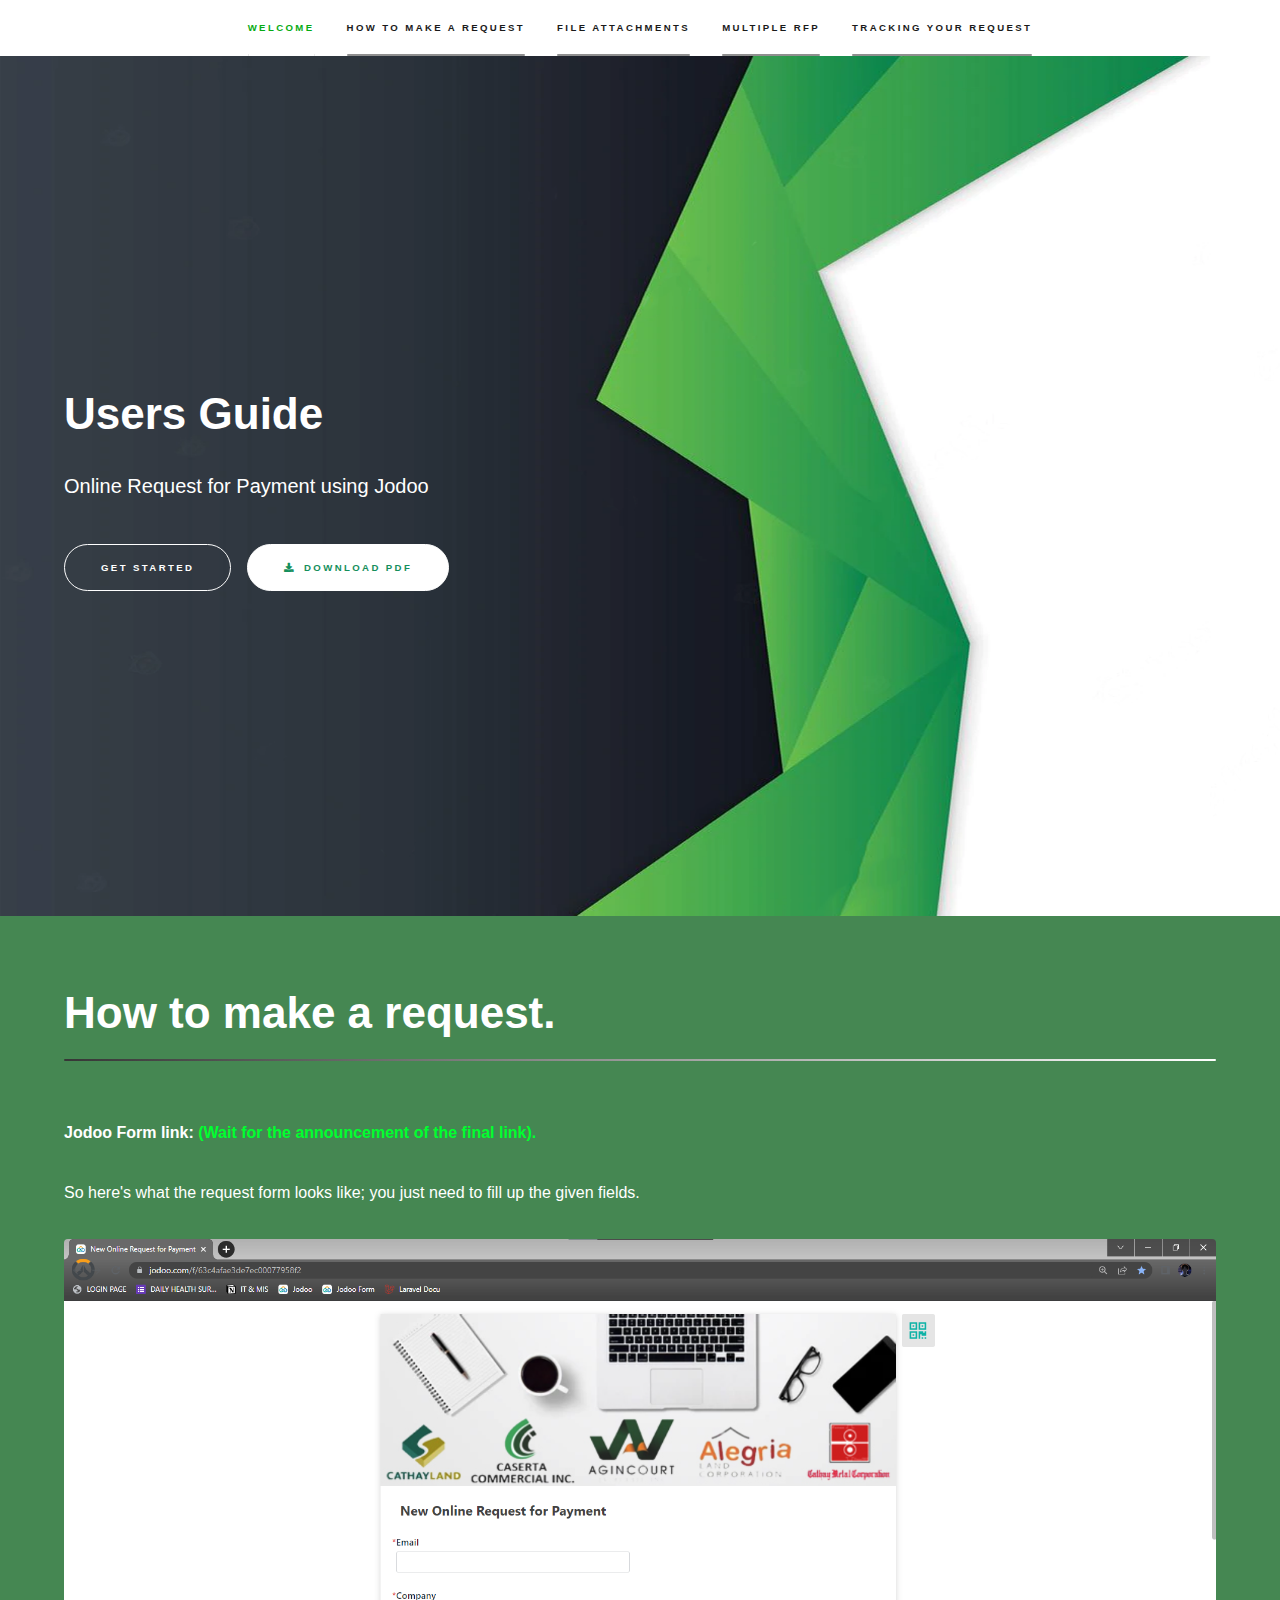
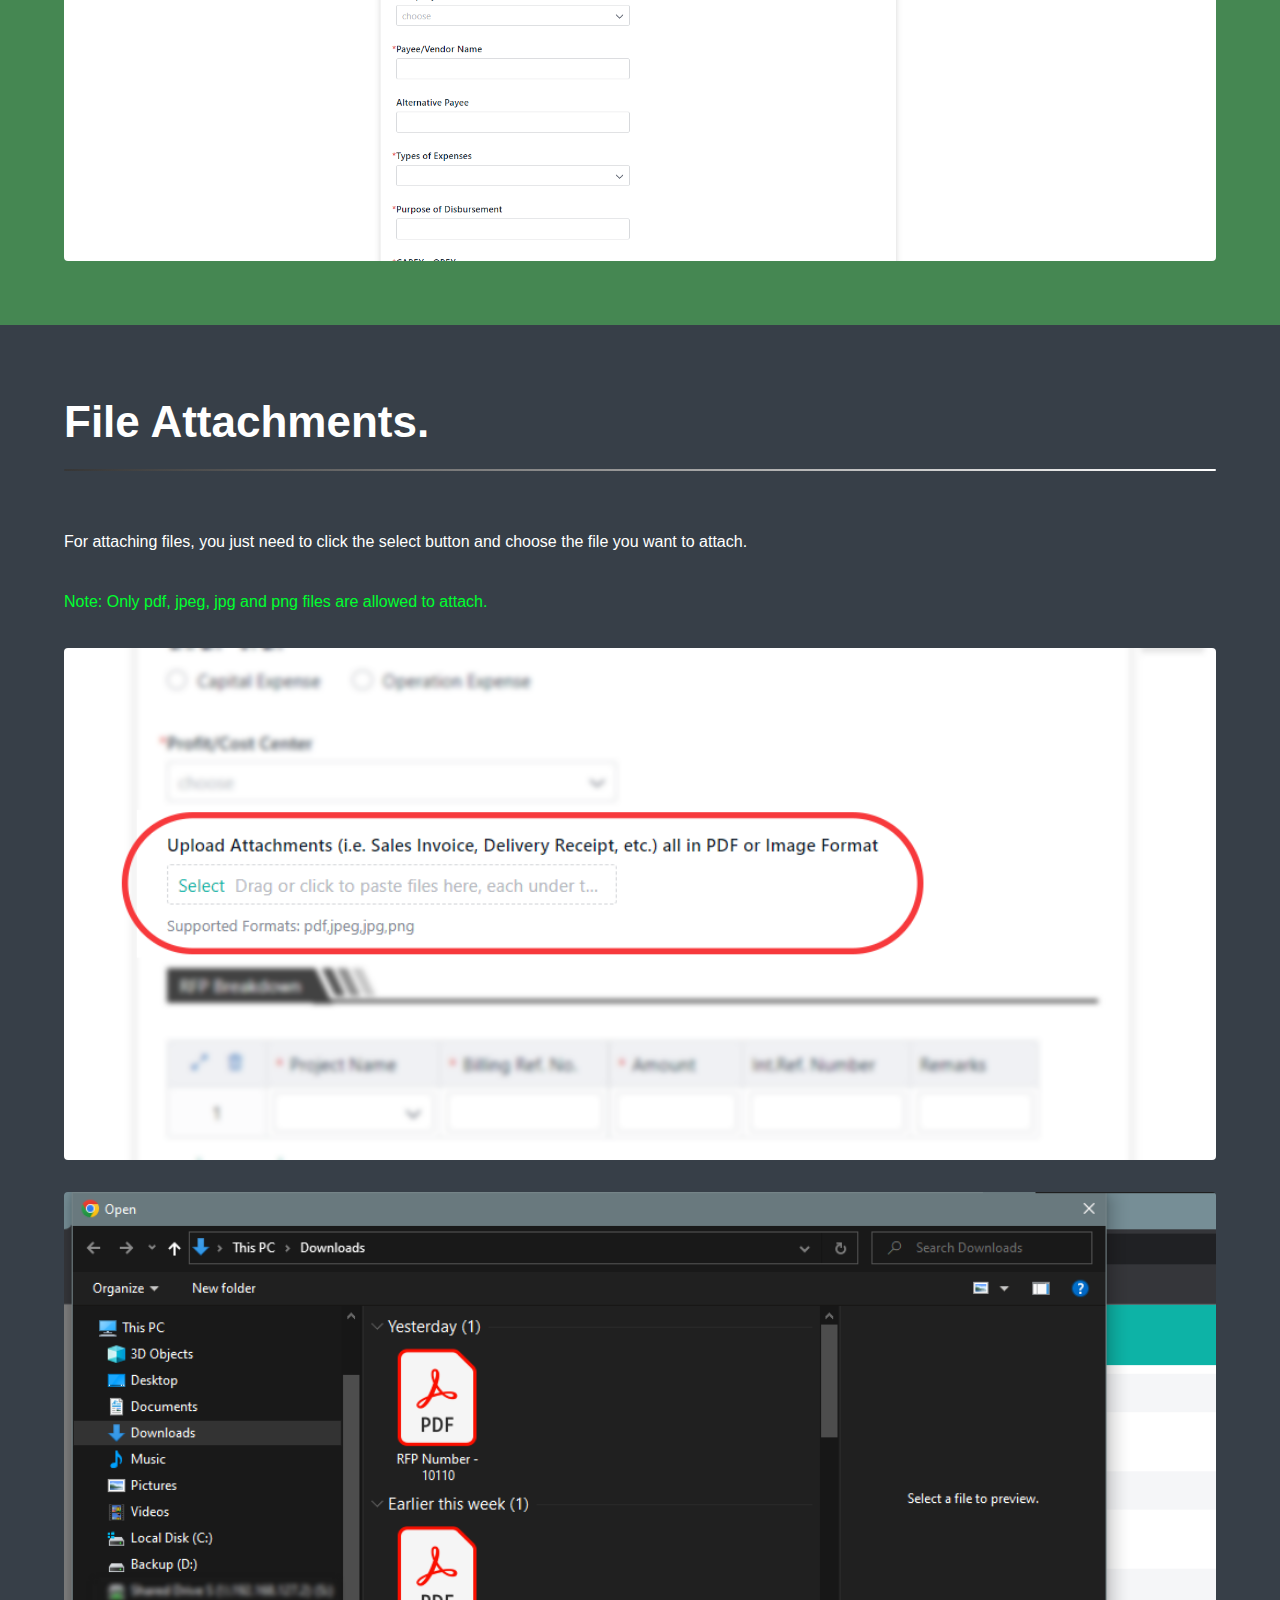
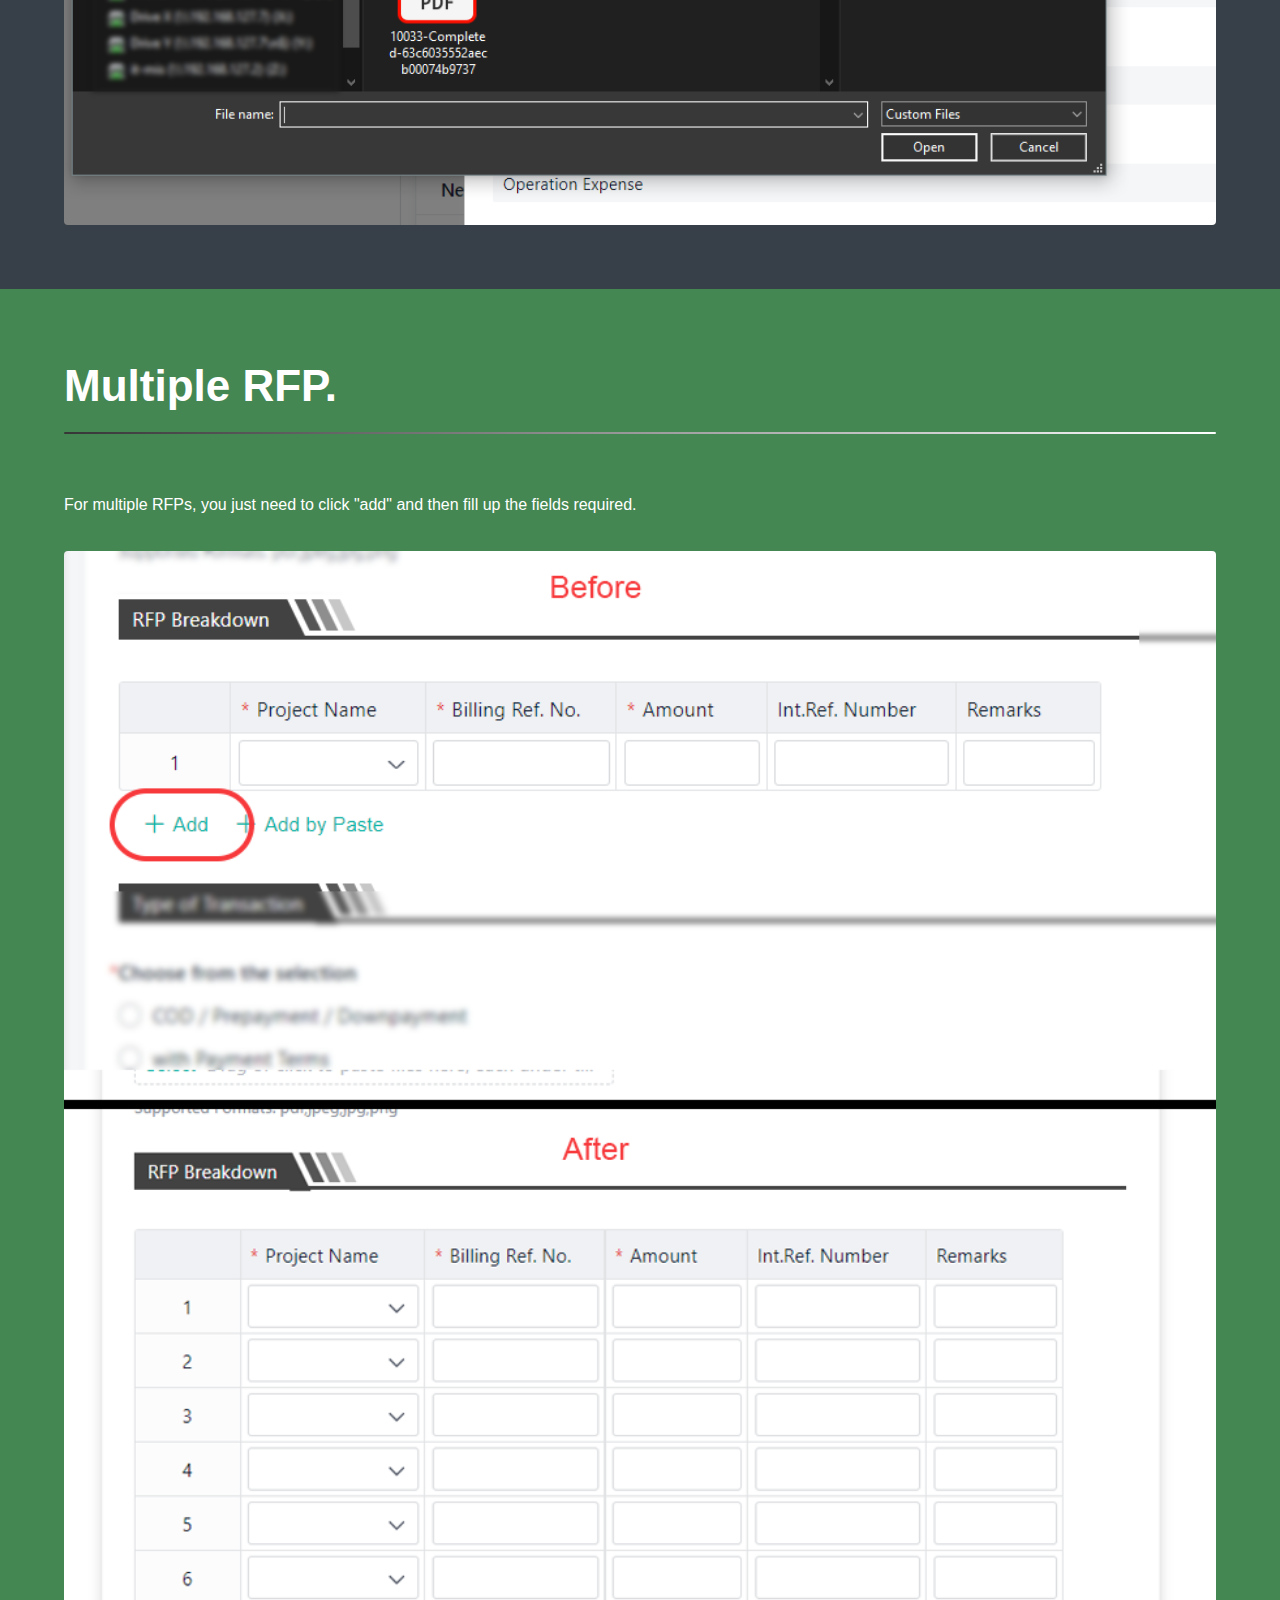
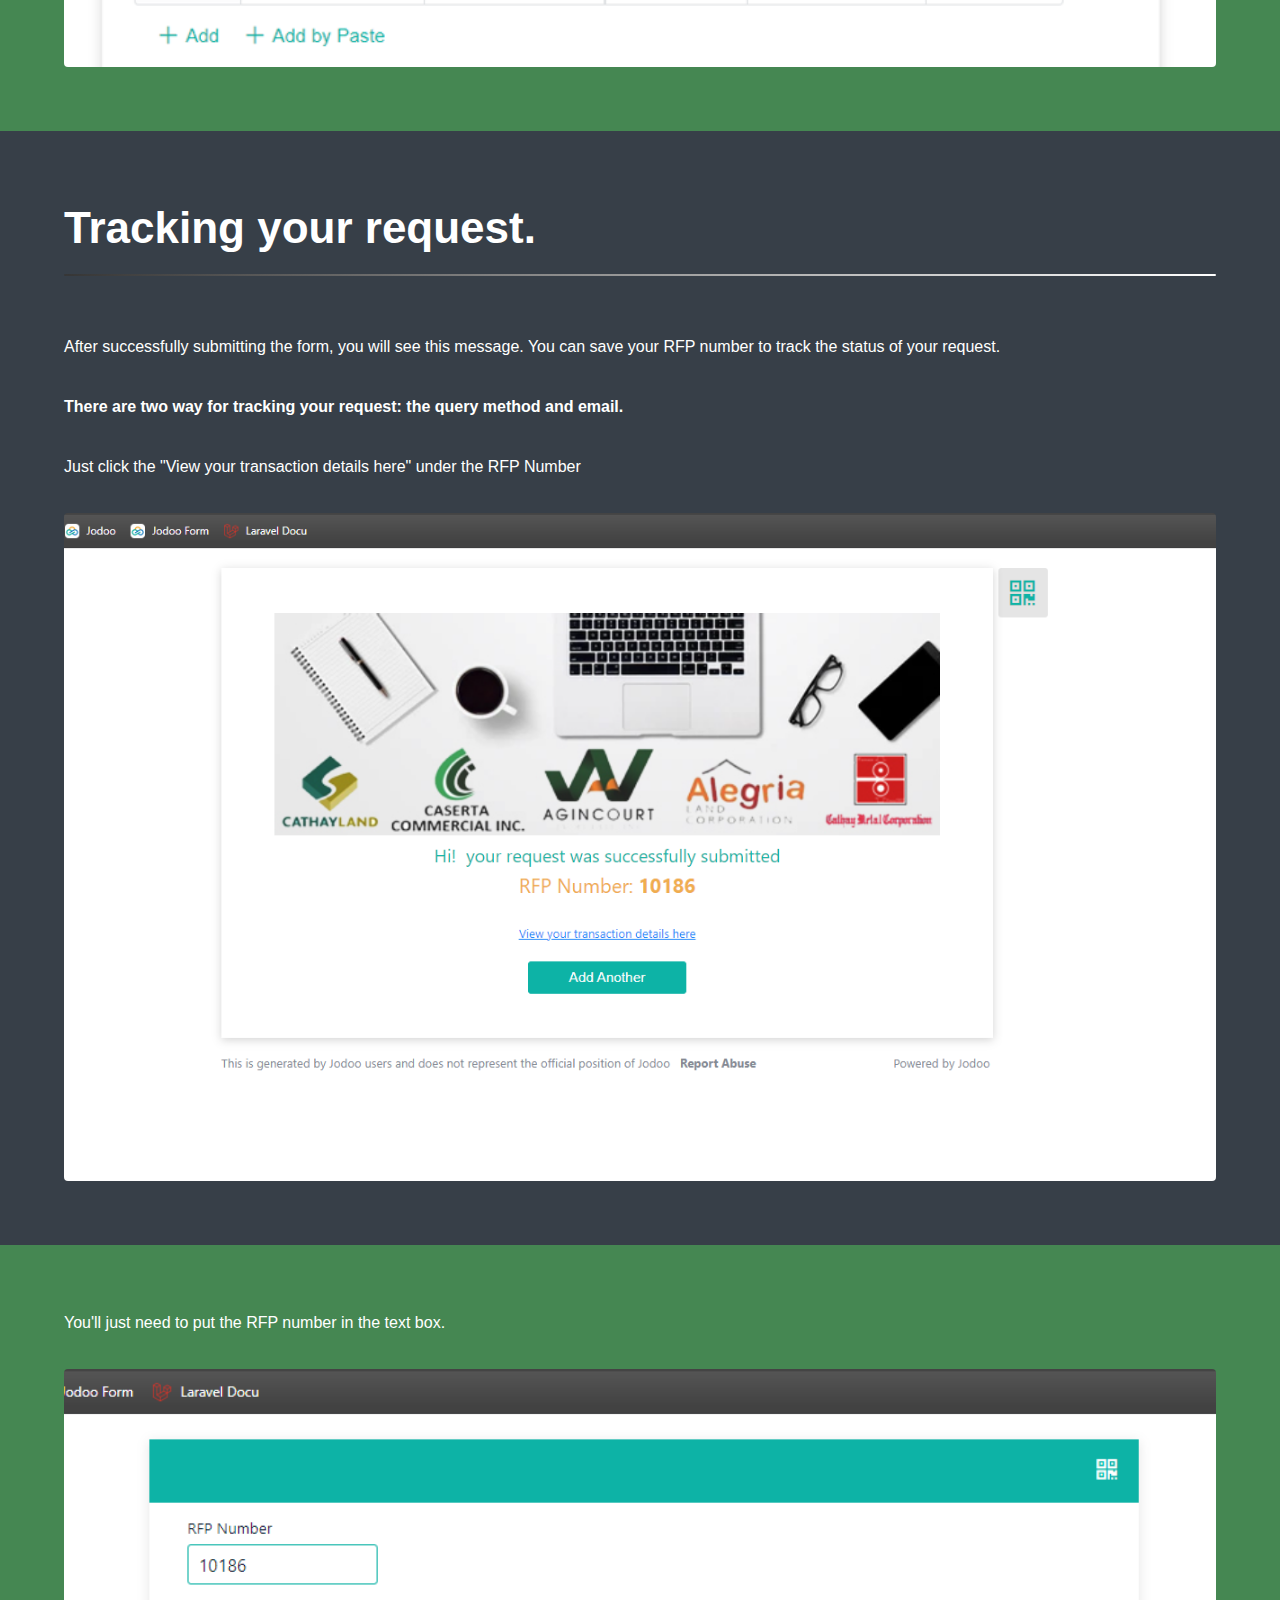
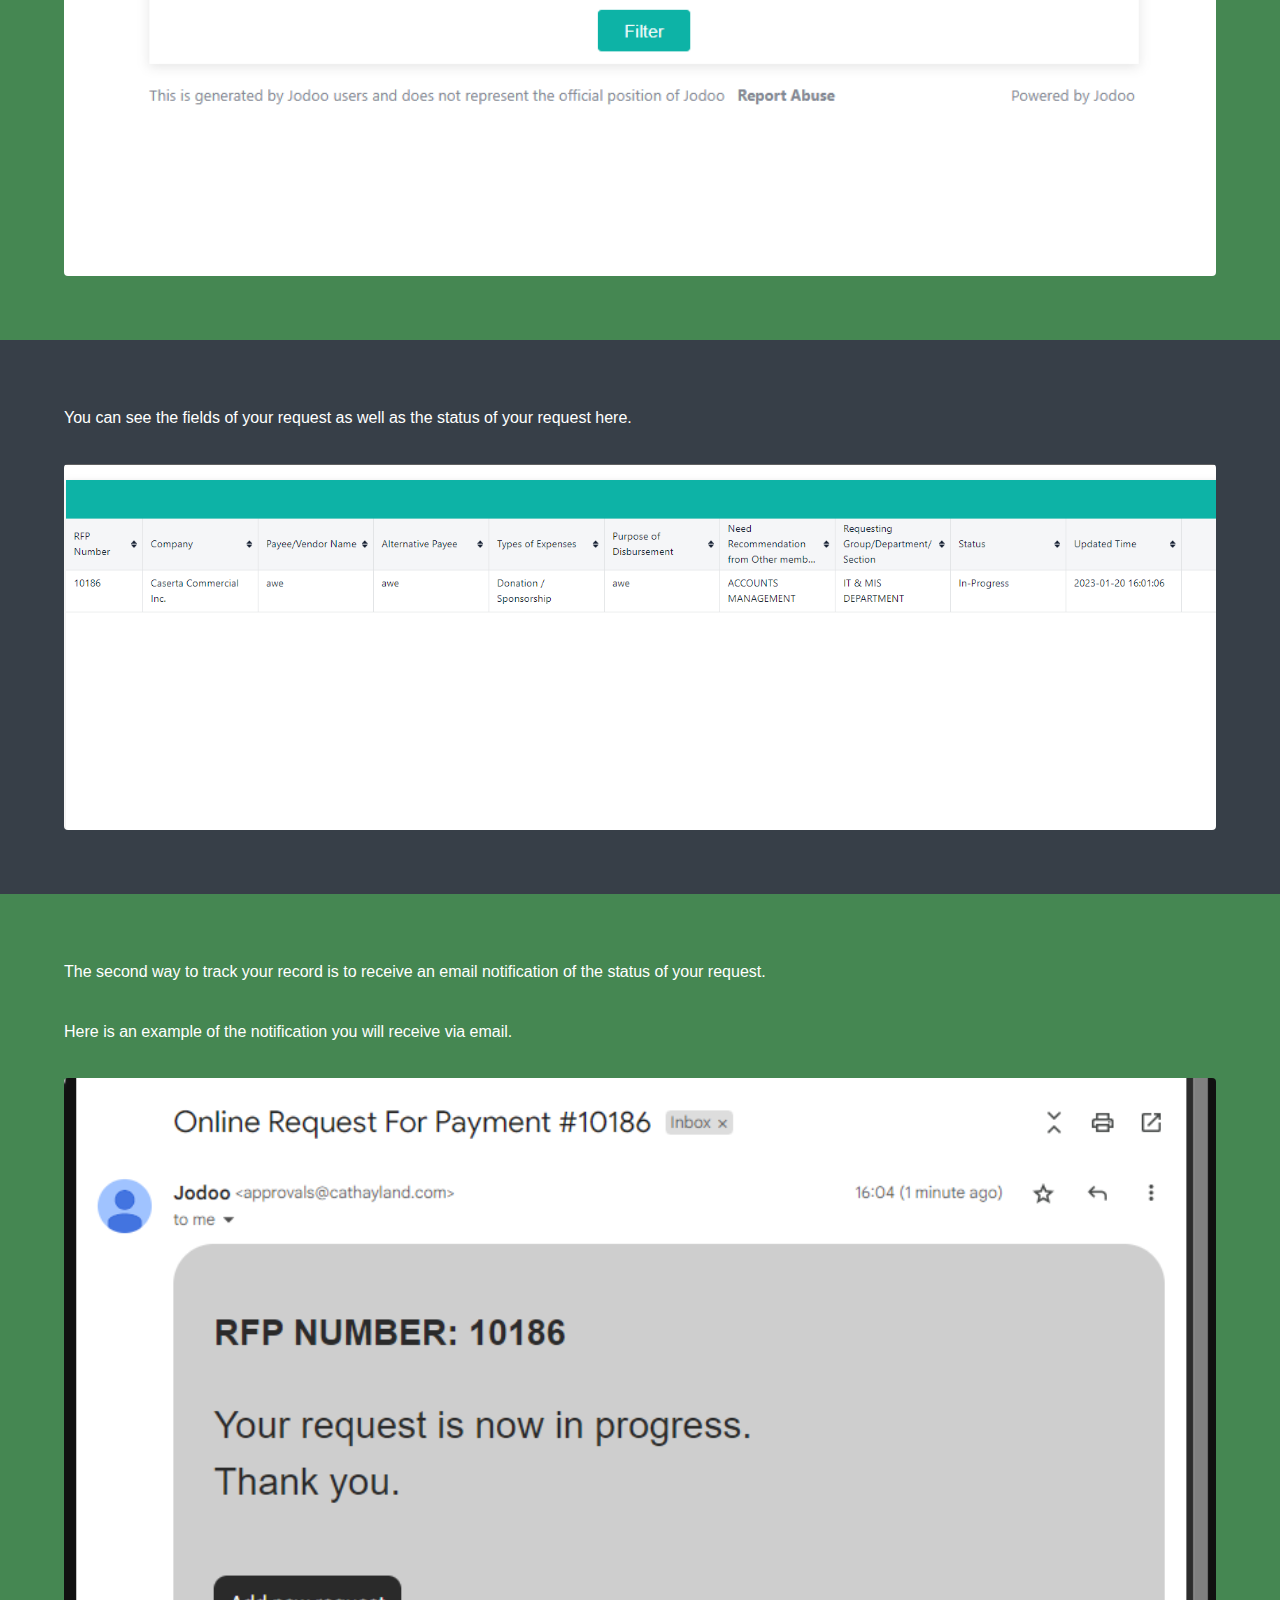
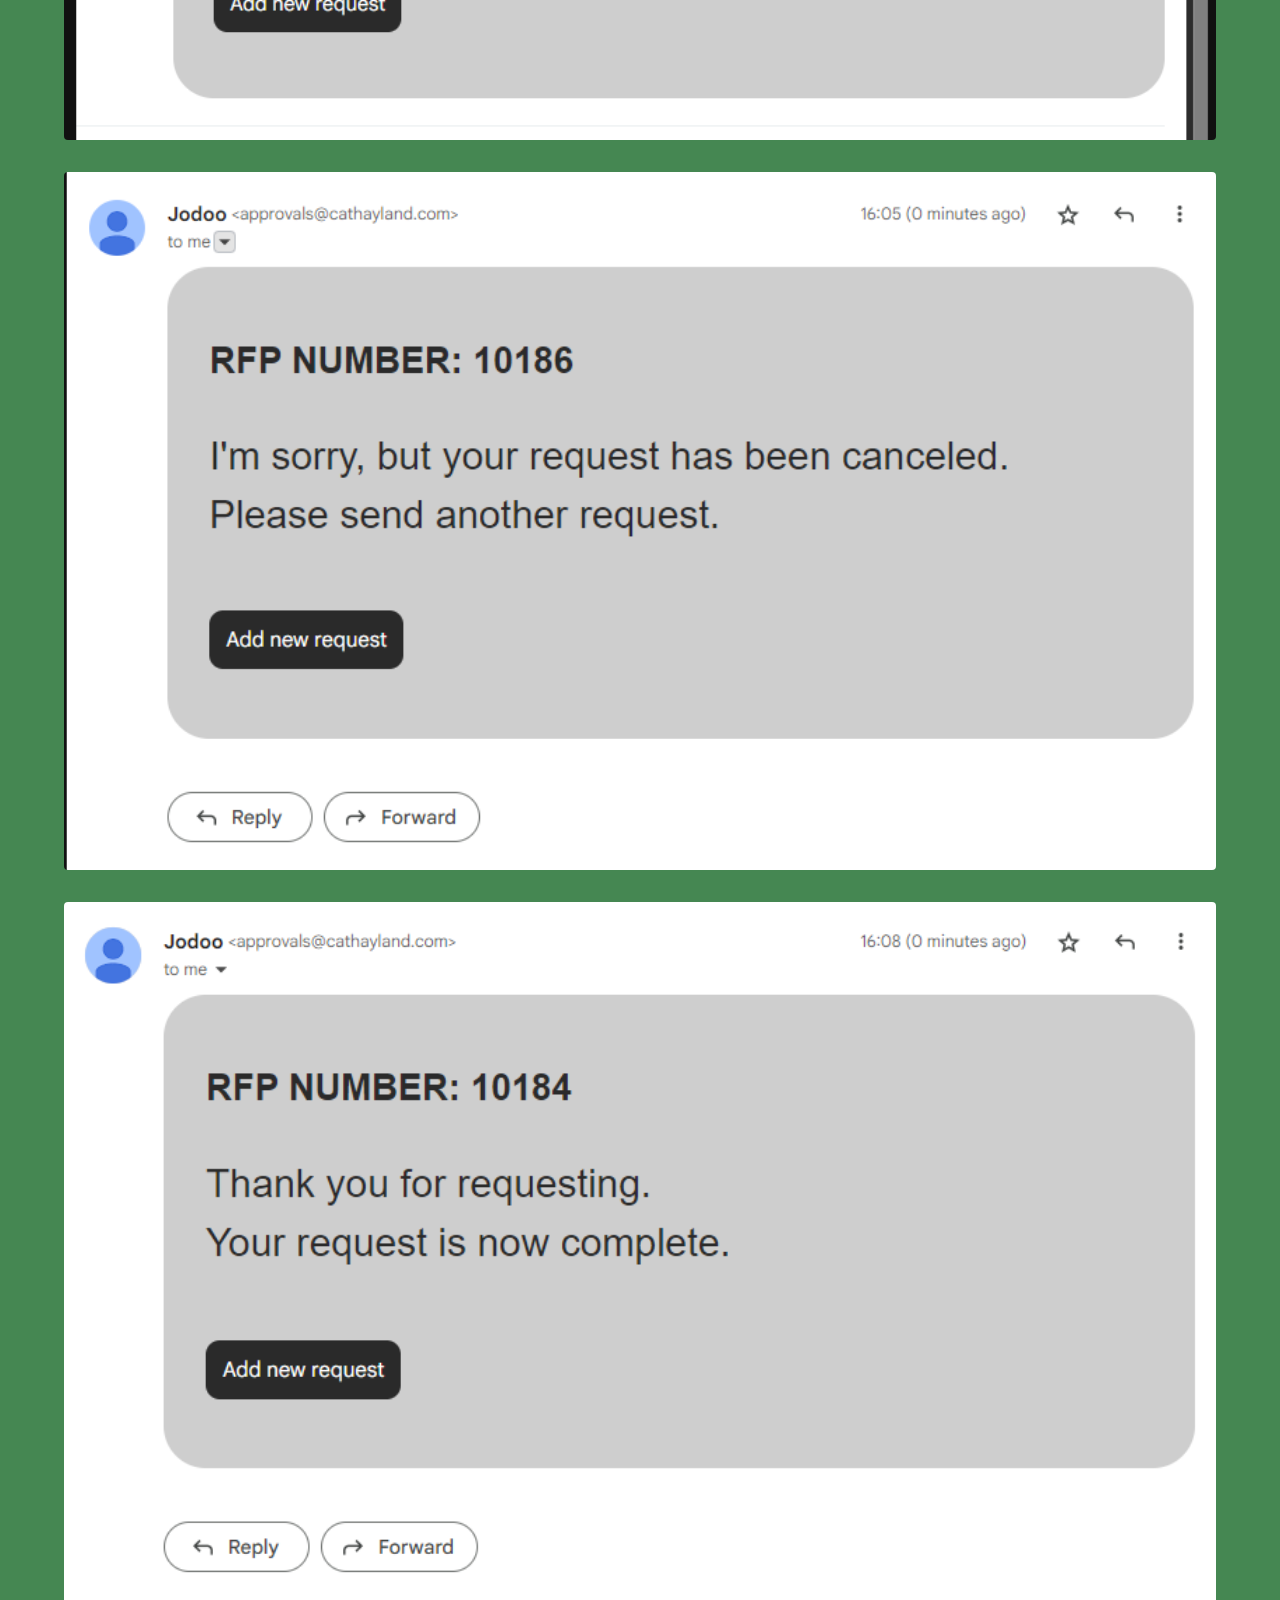
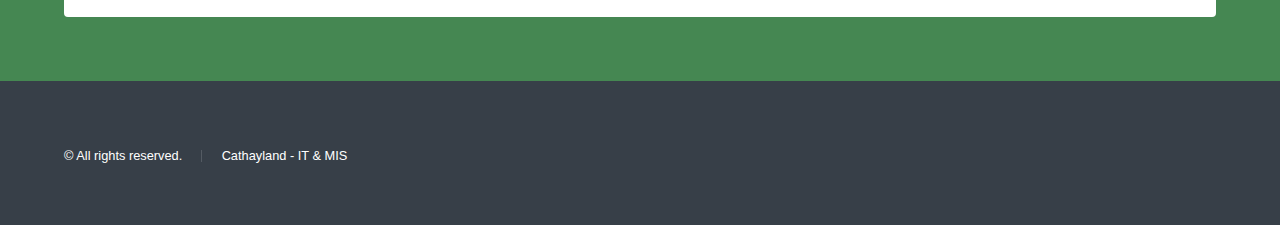
<file: index.html>
<!DOCTYPE HTML>

<html>
	<head>
		<title>User Manual</title>
		<meta charset="utf-8" />
		<meta name="viewport" content="width=device-width, initial-scale=1, user-scalable=no" />
		<link rel="stylesheet" href="assets/css/main.css" />
		<noscript><link rel="stylesheet" href="assets/css/noscript.css" /></noscript>
	</head>
	<body class="is-preload">

		<!-- Sidebar -->
			<section id="sidebar">
				<div class="inner">
					<nav>
						<ul>
							<li><a href="#intro">Welcome</a></li>
							<li><a href="#one">How to make a request</a></li>
							<li><a href="#two">File Attachments</a></li>
							<li><a href="#three">Multiple RFP</a></li>
							<li><a href="#four">Tracking your request</a></li>
						</ul>
					</nav>
				</div>
			</section>

		<!-- Wrapper -->
			<div id="wrapper">

				<!-- Intro -->
					<section id="intro" class="wrapper style1 fullscreen fade-up">
						<div class="inner">
							<h1>Users Guide</h1>
							<p>Online Request for Payment using Jodoo</p>
							<ul class="actions">
								<li><a href="#one" class="button scrolly">Get Started</a></li>
								<li><a href="https://drive.google.com/file/d/1zJzYxACTvby_KV65okJ-KwsIekENCJvr/view?usp=share_link" class="button primary icon solid fa-download">Download PDF</a></li>
							</ul>
						</div>
					</section>

					<section id="one" class="wrapper" style="background-color:#458752">
						<div class="inner">
							<h1 class="major">How to make a request.</h1>
							<p><b>Jodoo Form link: <span style="color:#00ff2f">(Wait for the announcement of the final link).</span></b></p>
							<p>So here's what the request form looks like; you just need to fill up the given fields.</p>
							<span class="image fit"><img src="images/A1.png" alt="" /></span>
						</div>
					</section>
					<section id="two" class="wrapper" style="background-color:#373f48">
						<div class="inner">
							<h1 class="major">File Attachments.</h1>
							<p>For attaching files, you just need to click the select button and choose the file you want to attach.</p>
							<p style="color:#00ff2f">Note: Only pdf, jpeg, jpg and png files are allowed to attach.</p>
							<span class="image fit"><img src="images/A2.png" alt="" /></span>
							<span class="image fit"><img src="images/A3.png" alt="" /></span>
						</div>
					</section>

					<section id="three" class="wrapper" style="background-color:#458752">
						<div class="inner">
							<h1 class="major">Multiple RFP.</h1>
							<p>For multiple RFPs, you just need to click "add" and then fill up the fields required.</p>
							<span class="image fit"><img src="images/A4.png" alt="" /></span>
						</div>
					</section>
				
					<section id="four" class="wrapper" style="background-color:#373f48">
						<div class="inner">
							<h1 class="major">Tracking your request.</h1>
							<p>After successfully submitting the form, you will see this message. You can save your RFP number to track the status of your request. </p>
							<p><b>There are two way for tracking your request: the query method and email.</b></p>
							<p>Just click the "View your transaction details here" under the RFP Number</p>
							<span class="image fit"><img src="images/A5.png" alt="" /></span>
						</div>
					</section>
					
					<section id="main" class="wrapper" style="background-color:#458752">
						<div class="inner">
							<p>You'll just need to put the RFP number in the text box.</p>
							<span class="image fit"><img src="images/A6.png" alt="" /></span>
						</div>
					</section>
					
					<section id="main" class="wrapper" style="background-color:#373f48">
						<div class="inner">
							<p>You can see the fields of your request as well as the status of your request here.</p>
							<span class="image fit"><img src="images/A7.png" alt="" /></span>
						</div>
					</section>
					
					<section id="main" class="wrapper" style="background-color:#458752">
						<div class="inner">
							<p>The second way to track your record is to receive an email notification of the status of your request.</p>
							<p>Here is an example of the notification you will receive via email.</p>
							<span class="image fit"><img src="images/A8.png" alt="" /></span>
							<span class="image fit"><img src="images/A9.png" alt="" /></span>
							<span class="image fit"><img src="images/A10.png" alt="" /></span>
						</div>
					</section>
					
			</div>

		<!-- Footer -->
			<footer id="footer" class="wrapper style1-alt">
				<div class="inner" style="background-color:#373f48;">
					<ul class="menu">
						<li>&copy; All rights reserved.</li><li>Cathayland - IT & MIS</li>
					</ul>
				</div>
			</footer>

		<!-- Scripts -->
			<script src="assets/js/jquery.min.js"></script>
			<script src="assets/js/jquery.scrollex.min.js"></script>
			<script src="assets/js/jquery.scrolly.min.js"></script>
			<script src="assets/js/browser.min.js"></script>
			<script src="assets/js/breakpoints.min.js"></script>
			<script src="assets/js/util.js"></script>
			<script src="assets/js/main.js"></script>

	</body>
</html>
</file>
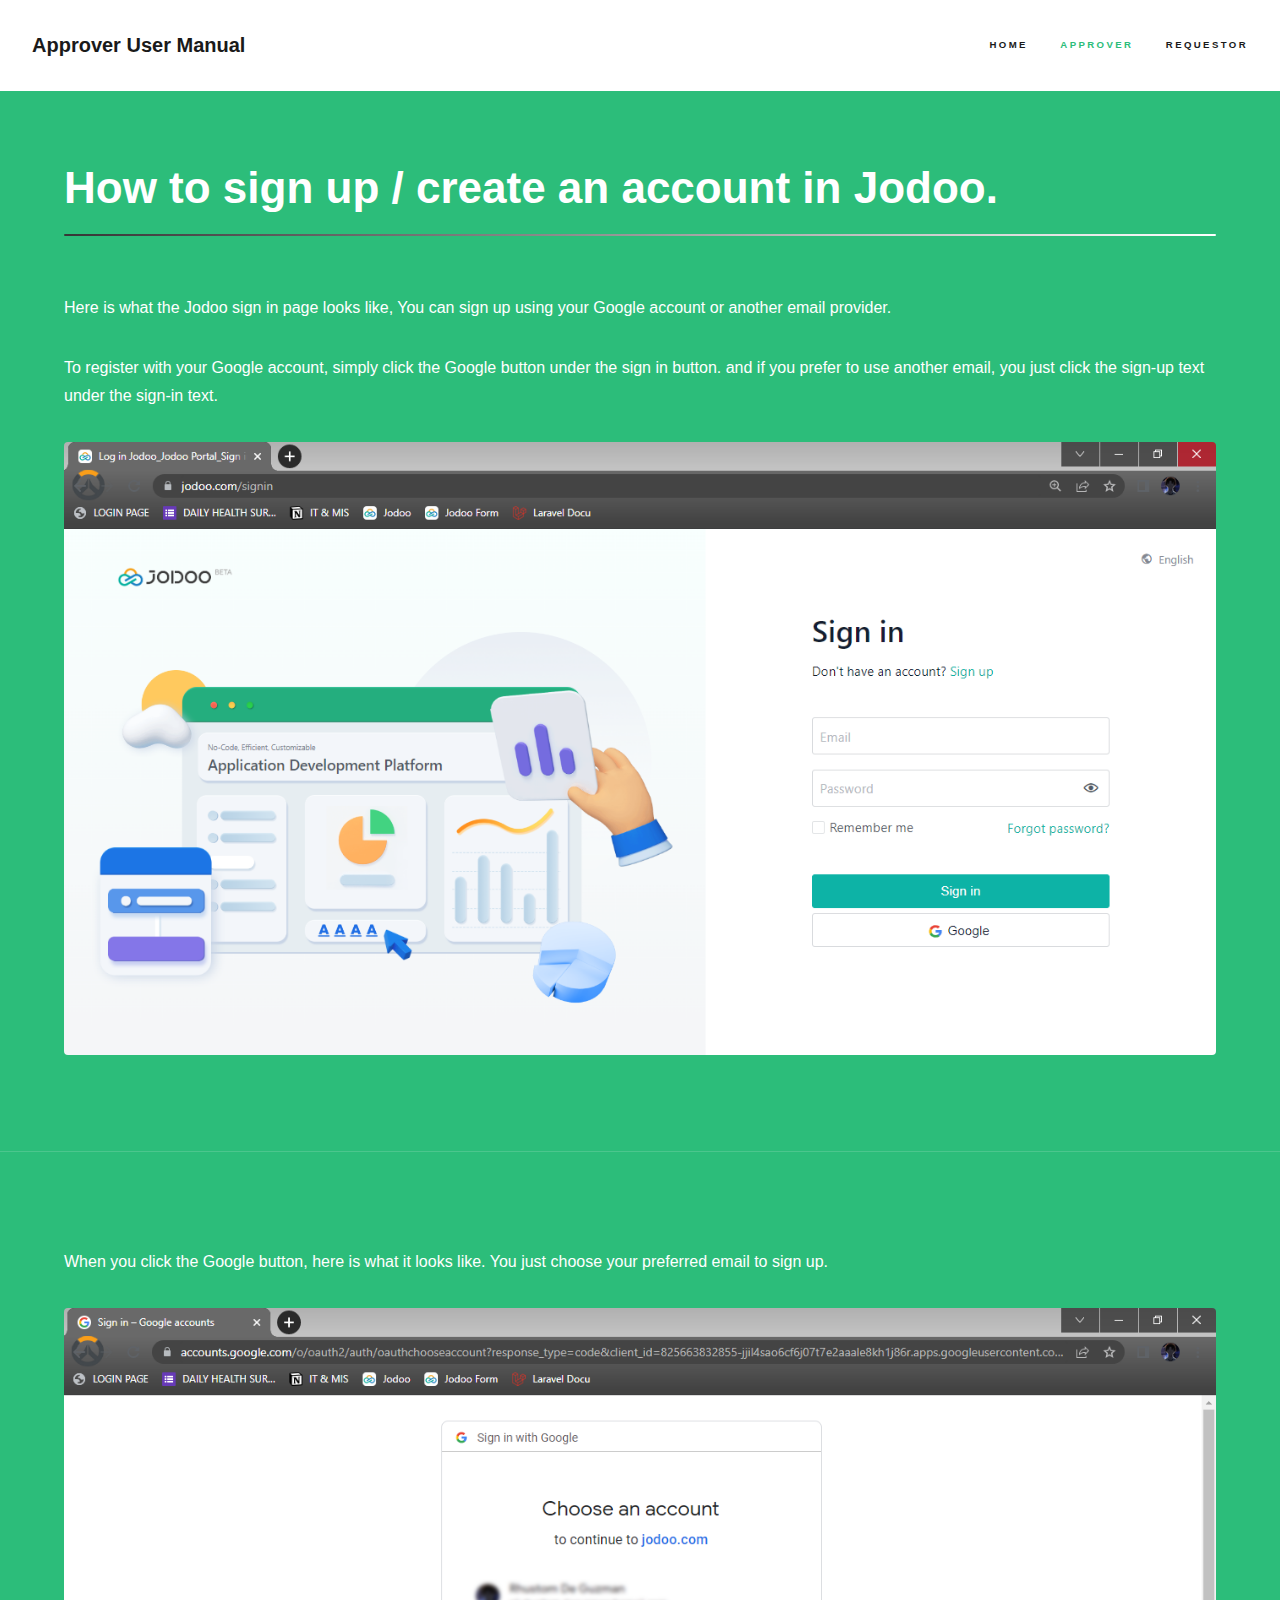
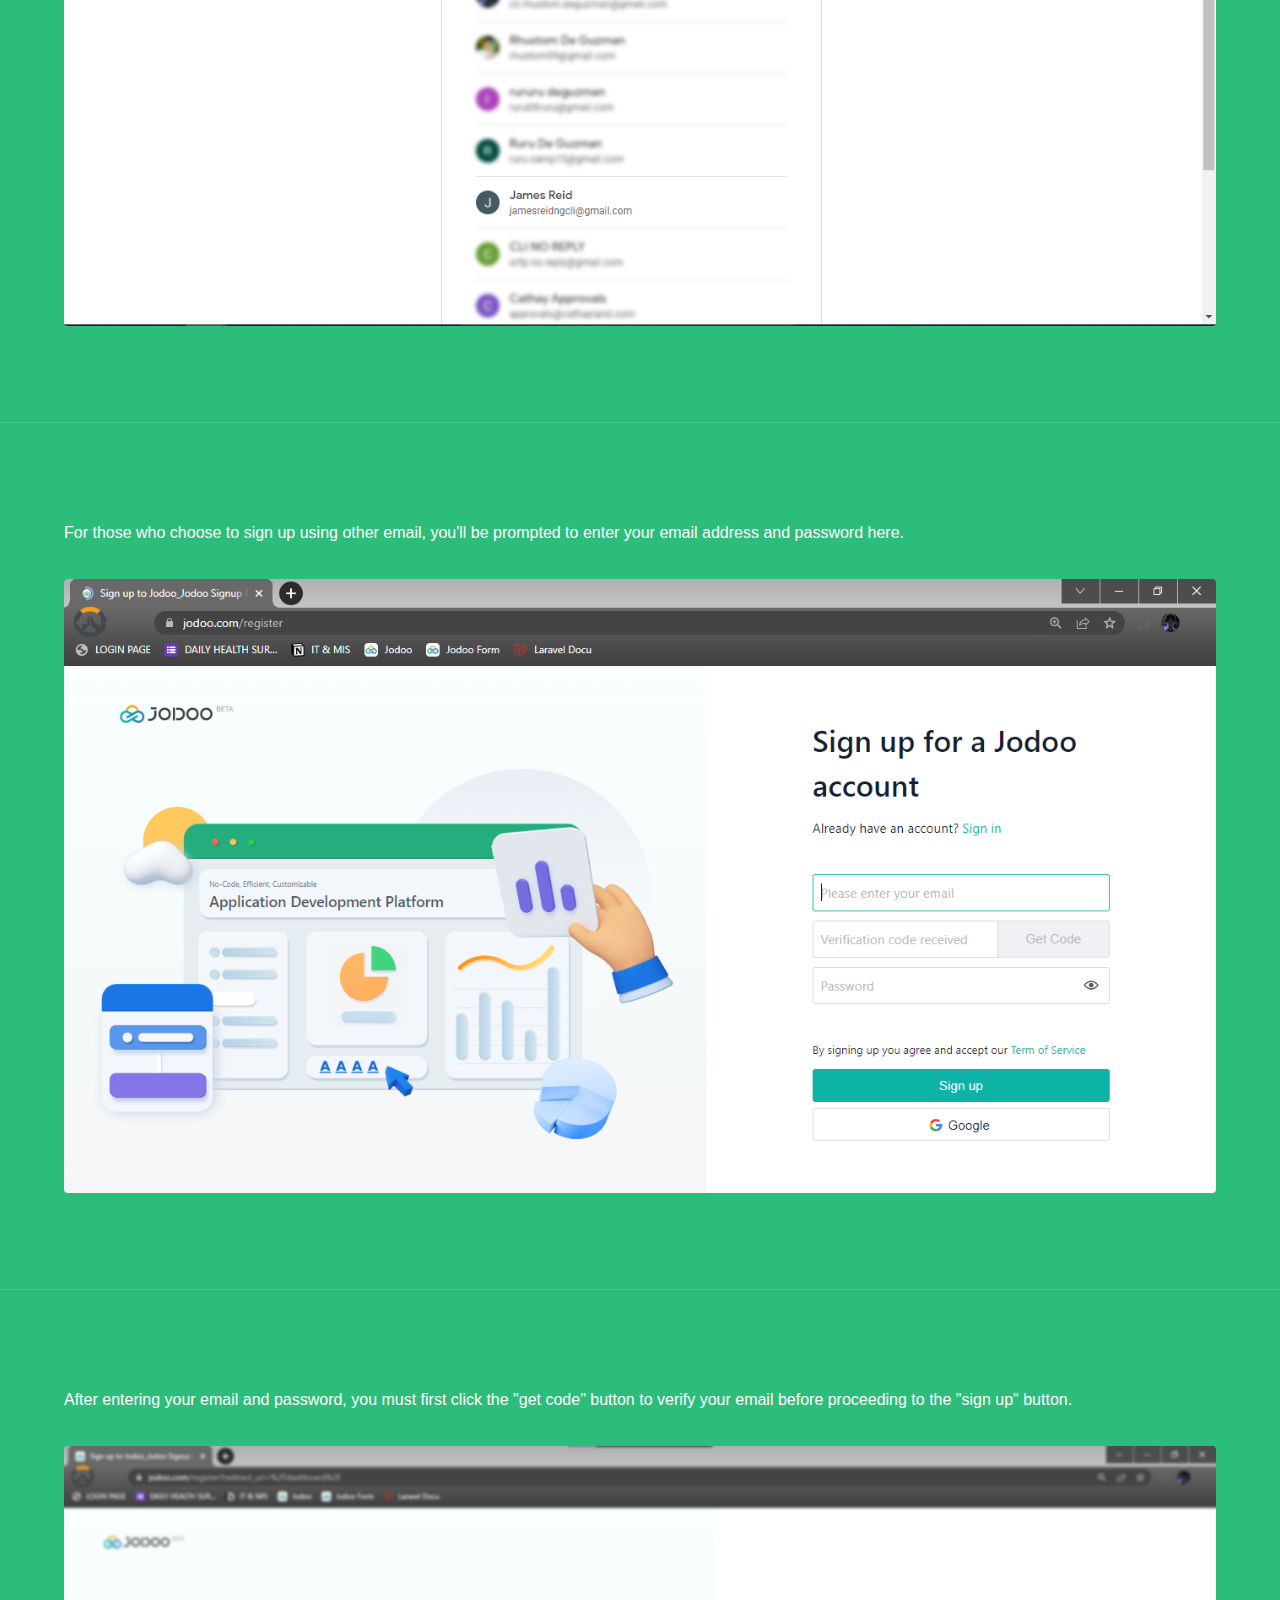
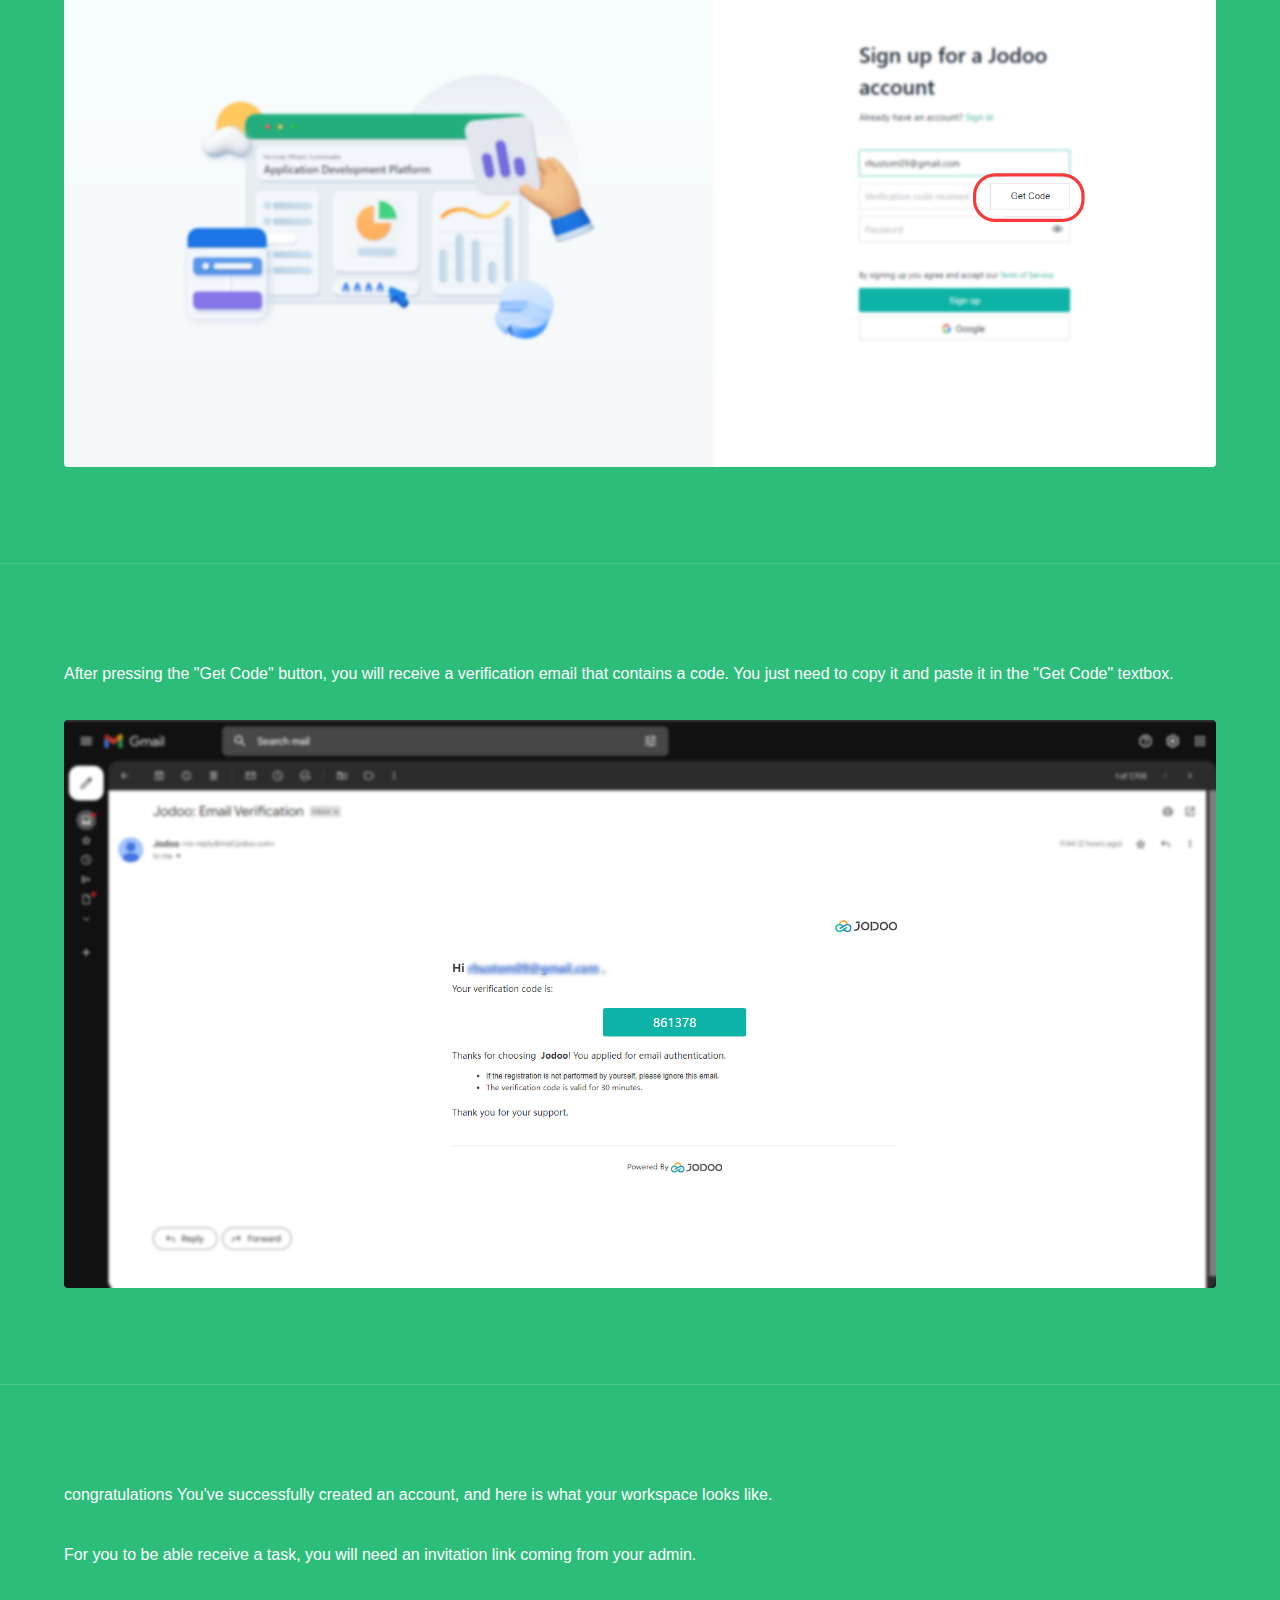
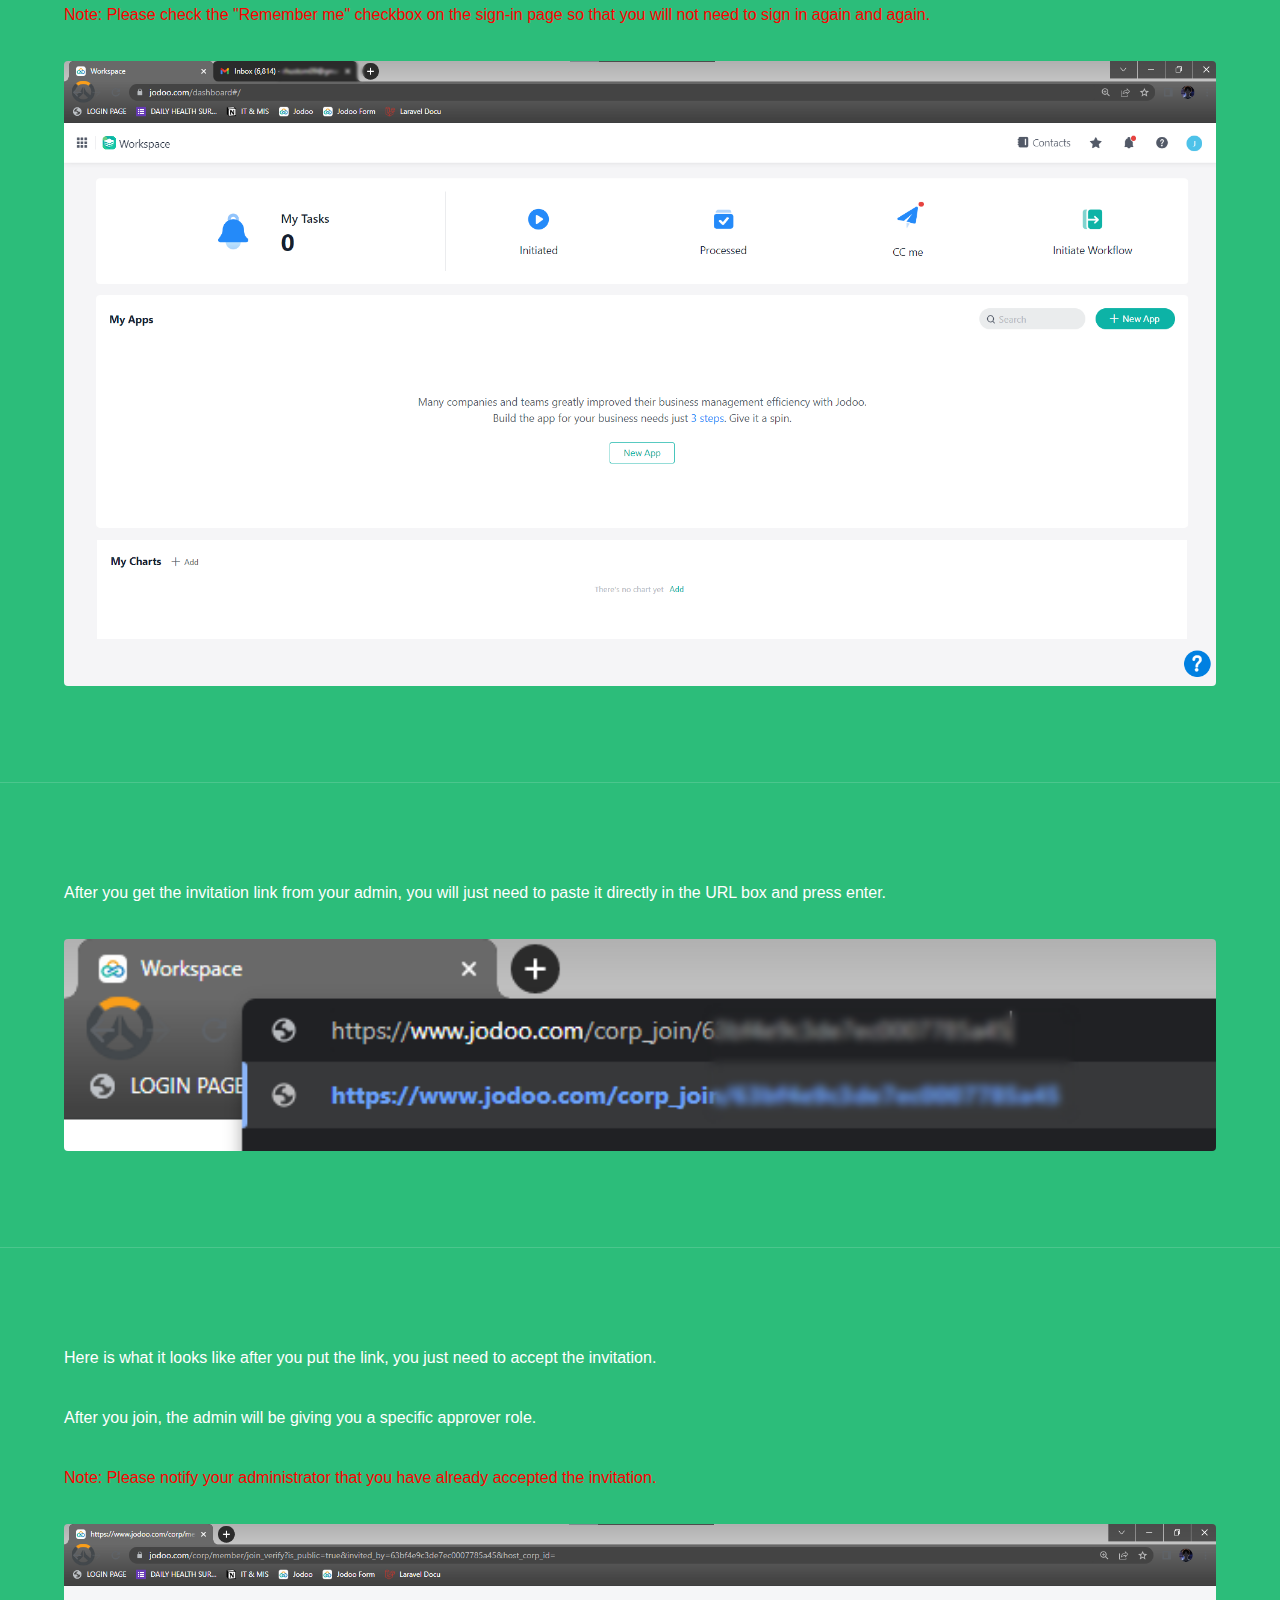
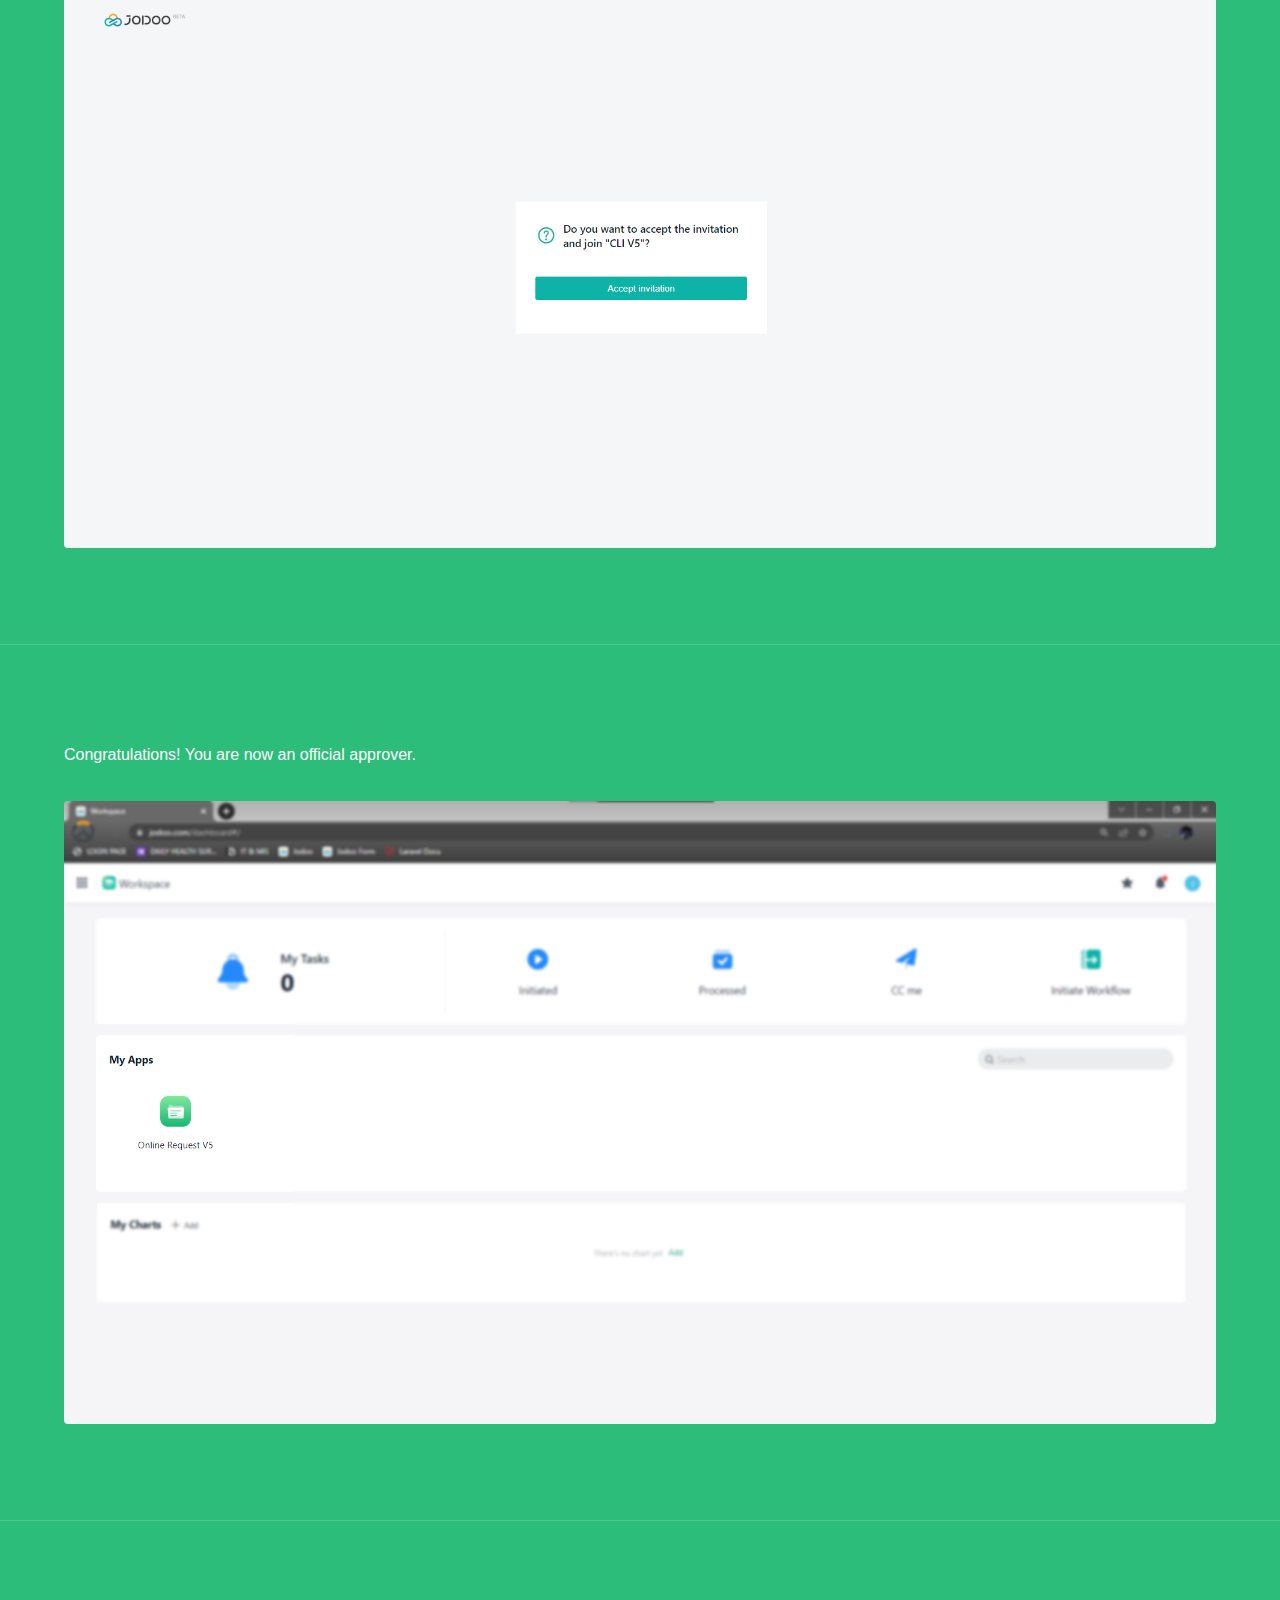
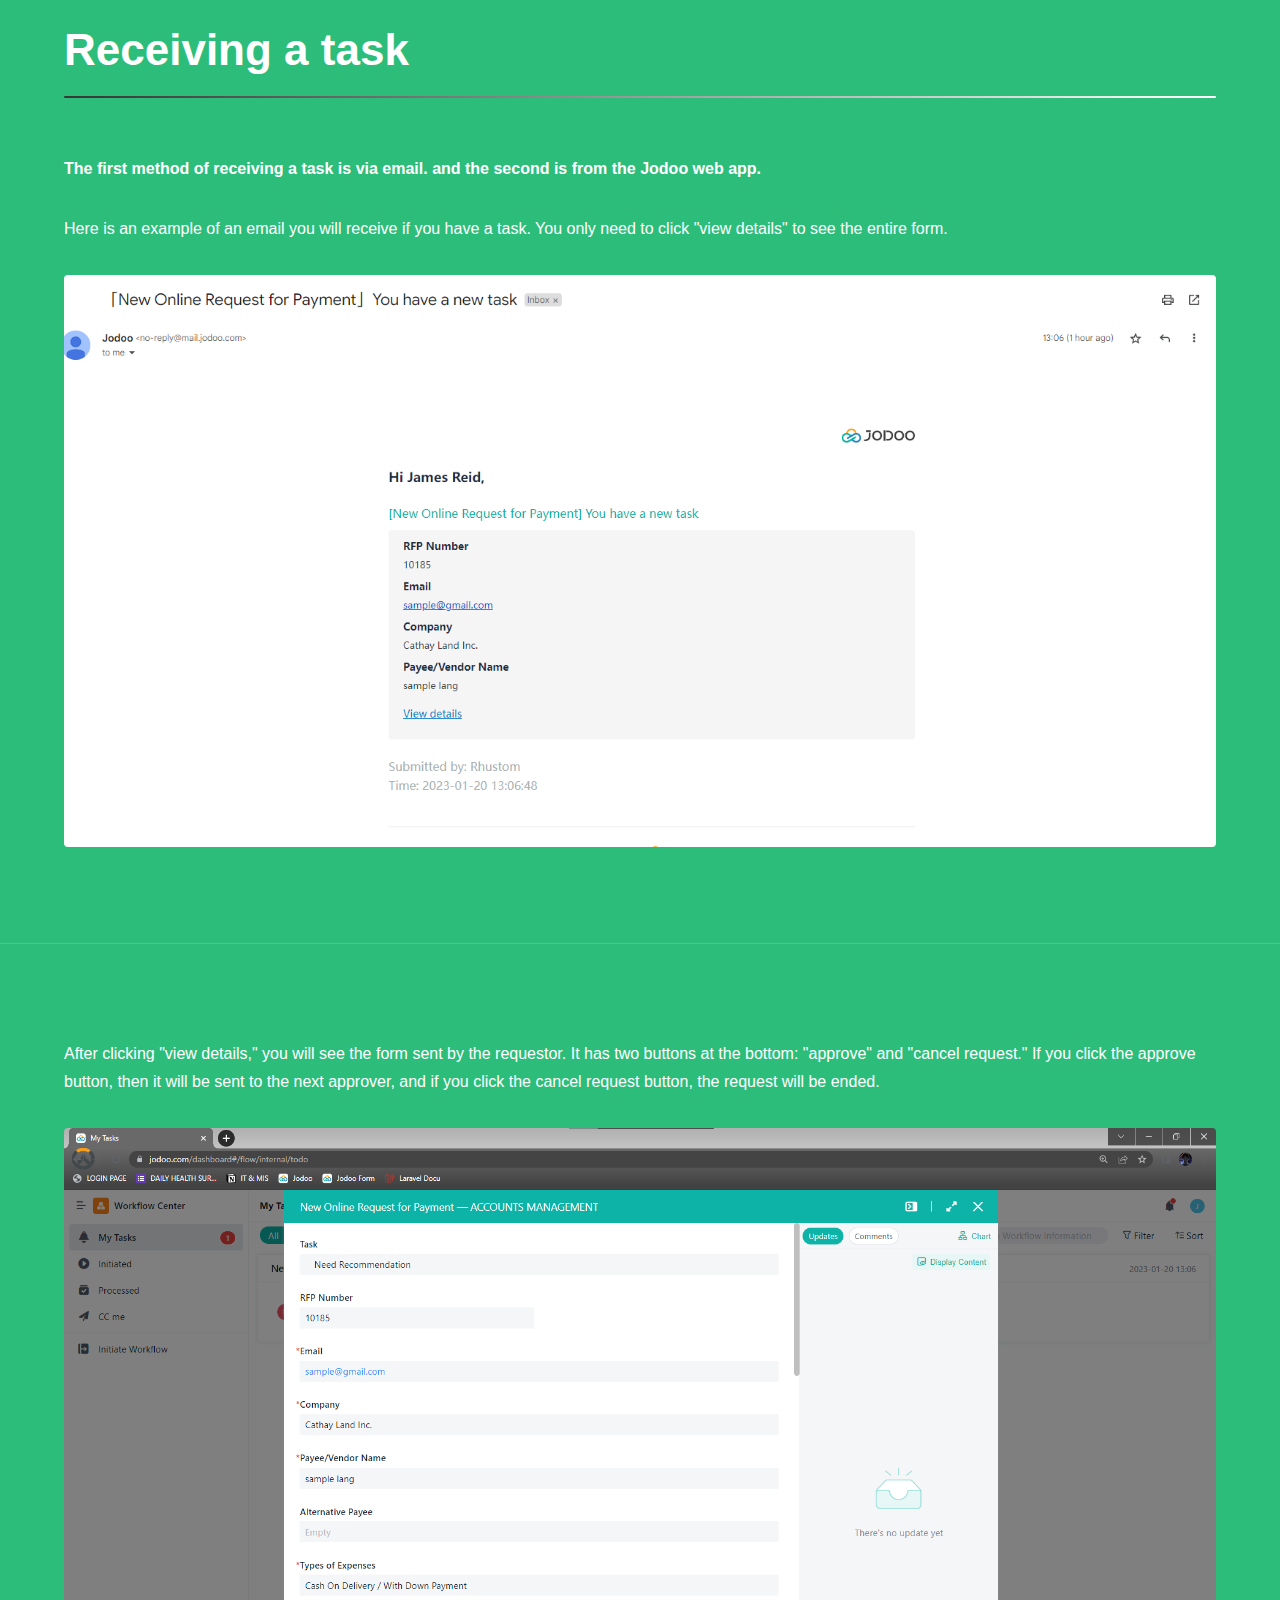
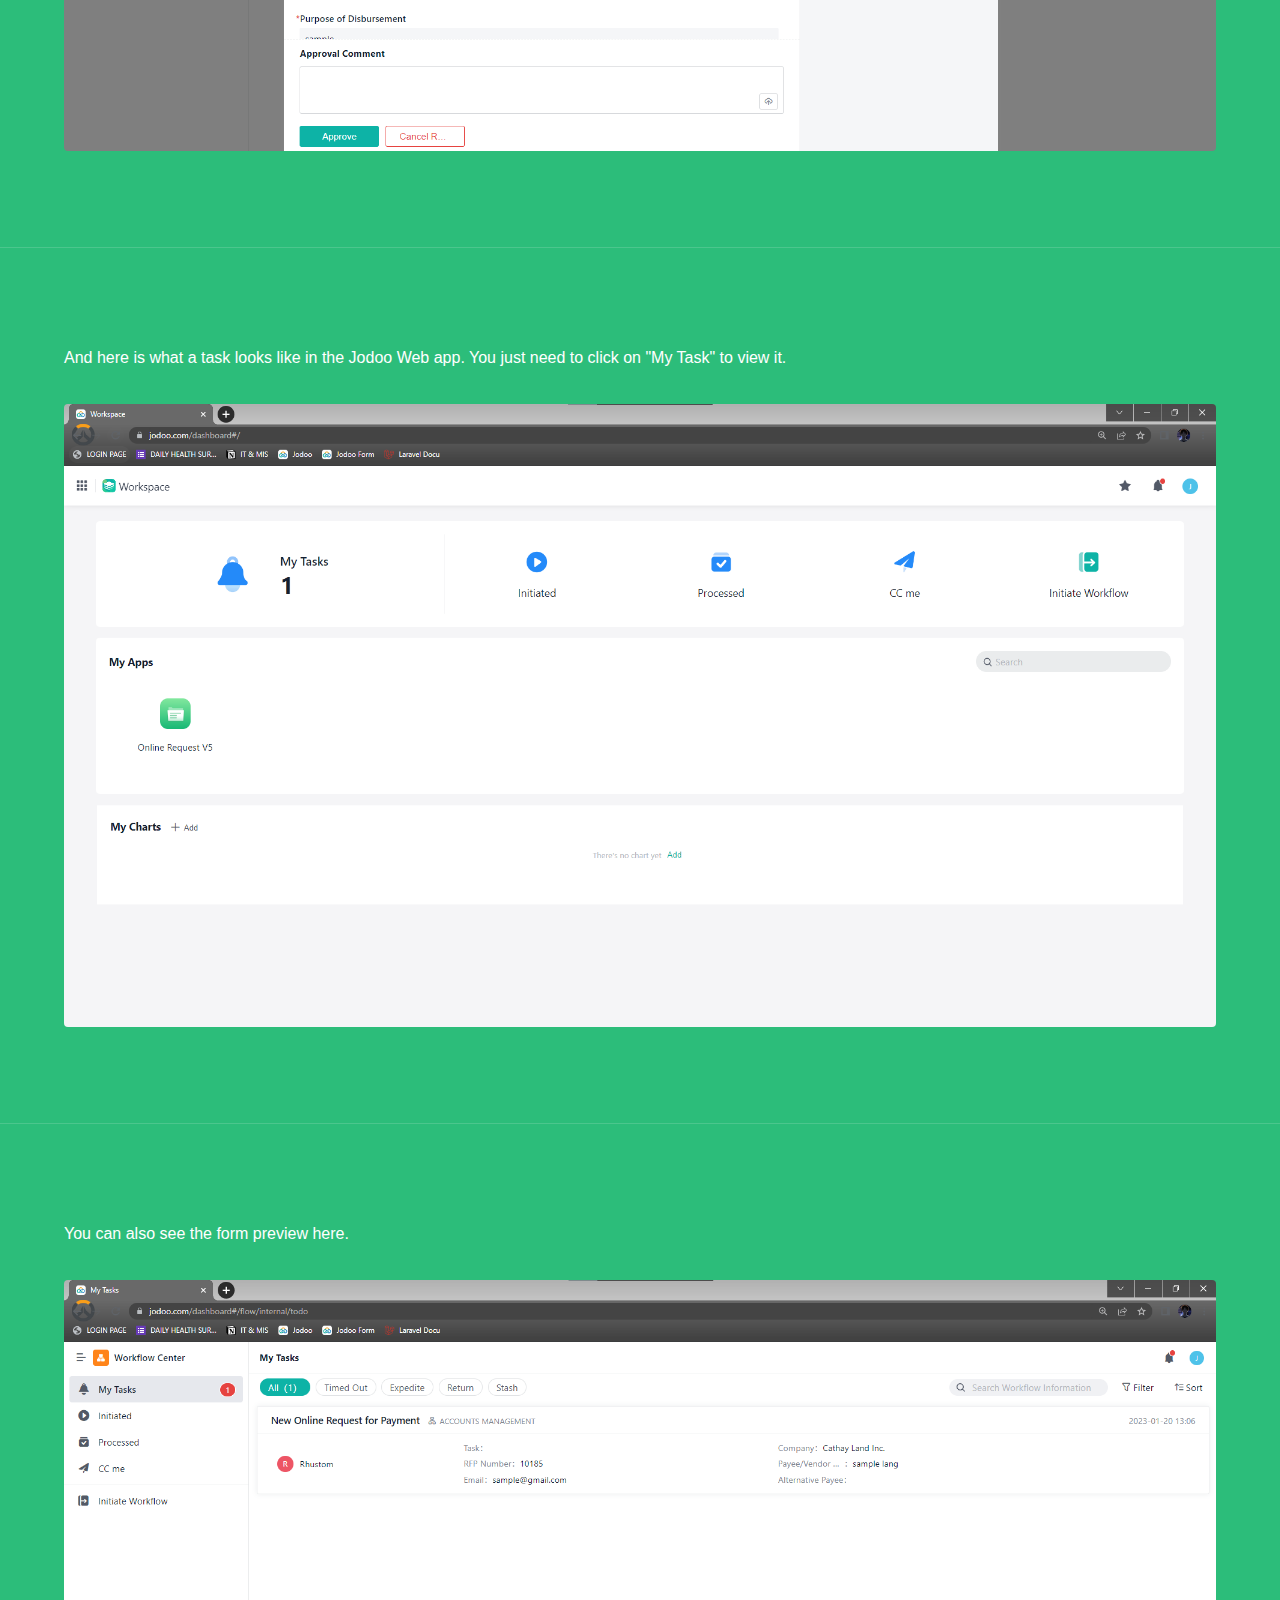
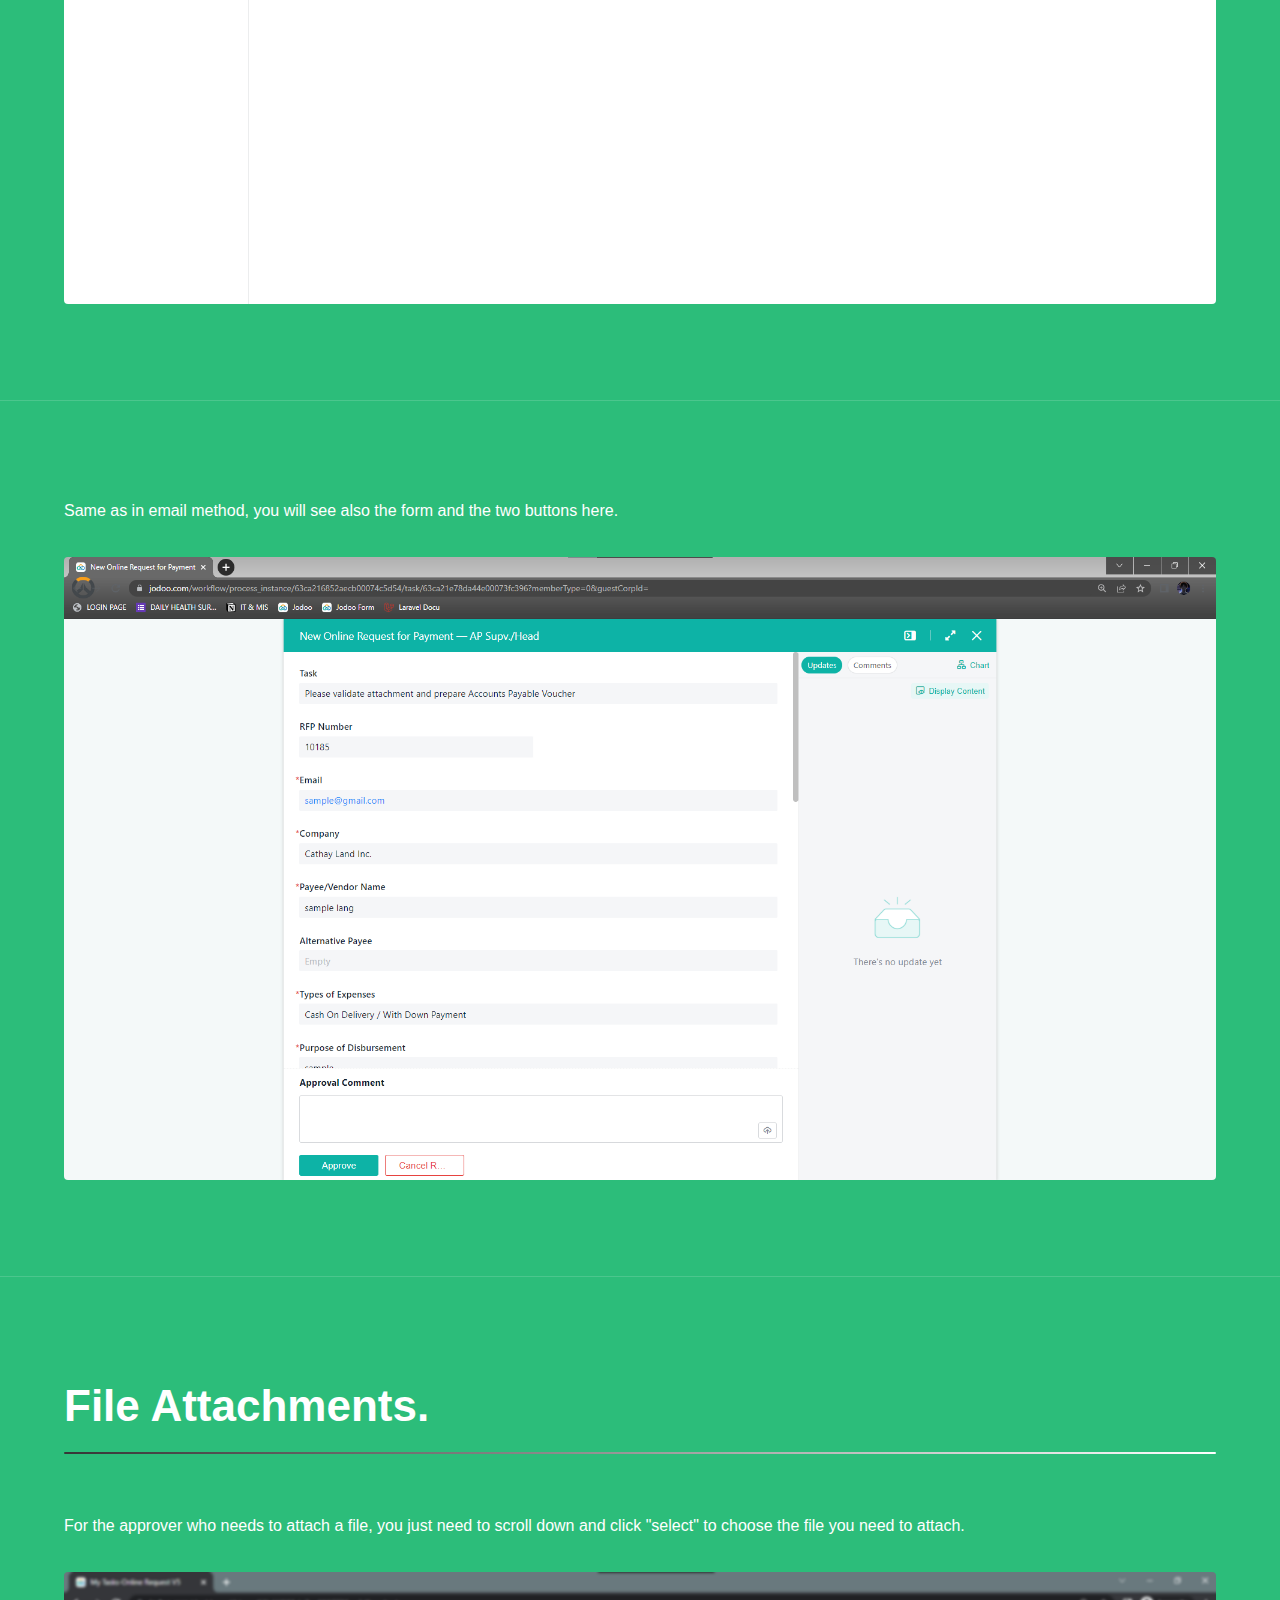
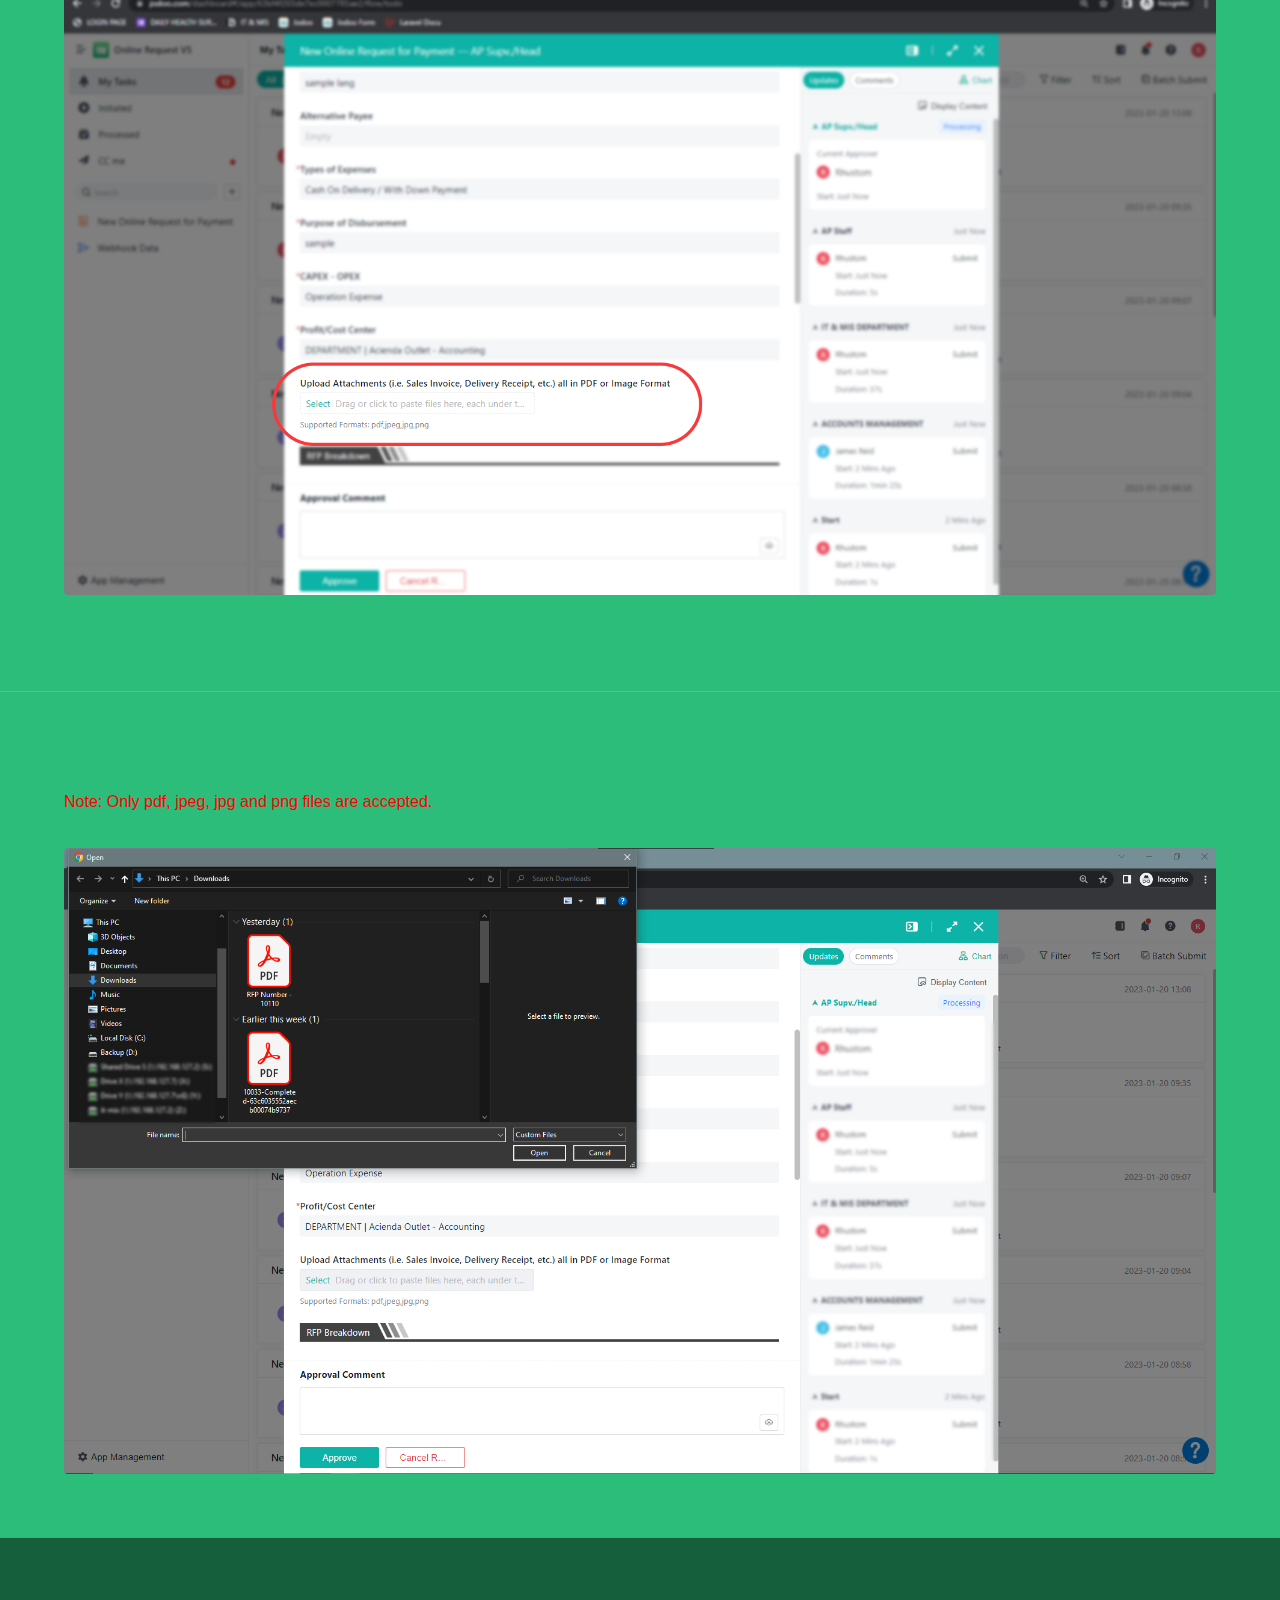
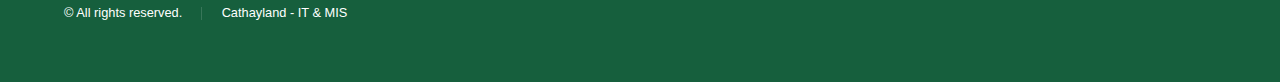
<file: approver.html>
<!DOCTYPE HTML>

<html>
	<head>
		<title>Approver User Manual</title>
		<meta charset="utf-8" />
		<meta name="viewport" content="width=device-width, initial-scale=1, user-scalable=no" />
		<link rel="stylesheet" href="assets/css/main.css" />
		<noscript><link rel="stylesheet" href="assets/css/noscript.css" /></noscript>
	</head>
	<body class="is-preload">

		<!-- Header -->
			<header id="header">
				<a href="approver.html" class="title">Approver User Manual</a>
				<nav>
					<ul>
						<li><a href="index.html">Home</a></li>
						<li><a href="approver.html" class="active">Approver</a></li>
						<li><a href="requestor.html">Requestor</a></li>
					</ul>
				</nav>
			</header>

		<!-- Wrapper -->
			<div id="wrapper">

				<!-- Main -->

					<section id="main" class="wrapper">
						<div class="inner">
							<h1 class="major">How to sign up / create an account in Jodoo.</h1>
							<p>Here is what the Jodoo sign in page looks like, You can sign up using your Google account or another email provider.</p>
							<p>To register with your Google account, simply click the Google button under the sign in button. and if you prefer to use another email, you just click the sign-up text under the sign-in text.</p>
							<span class="image fit"><img src="images/R1.png" alt="" /></span>
						</div>
					</section>
					<hr>
					<section id="main" class="wrapper">
						<div class="inner">
							<p>When you click the Google button, here is what it looks like. You just choose your preferred email to sign up.</p>
							<span class="image fit"><img src="images/R2.png" alt="" /></span>
						</div>
					</section>
					<hr>
					<section id="main" class="wrapper">
						<div class="inner">
							<p>For those who choose to sign up using other email, you'll be prompted to enter your email address and password here.</p>
							<span class="image fit"><img src="images/R3.png" alt="" /></span>
						</div>
					</section>
					<hr>
					<section id="main" class="wrapper">
						<div class="inner">
							<p>After entering your email and password, you must first click the "get code" button to verify your email before proceeding to the "sign up" button.</p>
							<span class="image fit"><img src="images/R4.png" alt="" /></span>
						</div>
					</section>
					<hr>
					<section id="main" class="wrapper">
						<div class="inner">
							<p>After pressing the "Get Code" button, you will receive a verification email that contains a code. You just need to copy it and paste it in the "Get Code" textbox.</p>
							<span class="image fit"><img src="images/R5.png" alt="" /></span>
						</div>
					</section>
					<hr>
					<section id="main" class="wrapper">
						<div class="inner">
							<p>congratulations You've successfully created an account, and here is what your workspace looks like.</p>
							<p>For you to be able receive a task, you will need an invitation link coming from your admin.</p>
							<p style="color:red;">Note: Please check the "Remember me" checkbox on the sign-in page so that you will not need to sign in again and again.</p>
							<span class="image fit"><img src="images/R6.png" alt="" /></span>
						</div>
					</section>
					<hr>
					<section id="main" class="wrapper">
						<div class="inner">
							<p>After you get the invitation link from your admin, you will just need to paste it directly in the URL box and press enter.</p>
							<span class="image fit"><img src="images/R7.png" alt="" /></span>
						</div>
					</section>
					<hr>
					<section id="main" class="wrapper">
						<div class="inner">
							<p>Here is what it looks like after you put the link, you just need to accept the invitation.</p>
							<p>After you join, the admin will be giving you a specific approver role.</p>
							<p style="color:red;">Note: Please notify your administrator that you have already accepted the invitation.</p>
							<span class="image fit"><img src="images/R8.png" alt="" /></span>
						</div>
					</section>
					<hr>
					<section id="main" class="wrapper">
						<div class="inner">
							<p>Congratulations! You are now an official approver.</p>
							<span class="image fit"><img src="images/R9.png" alt="" /></span>
						</div>
					</section>
					<hr>
					<section id="main" class="wrapper">
						<div class="inner">
							<h1 class="major">Receiving a task</h1>
							<p><b>The first method of receiving a task is via email. and the second is from the Jodoo web app.</b></p>
							<p>Here is an example of an email you will receive if you have a task. You only need to click "view details" to see the entire form.</p>
							<span class="image fit"><img src="images/R10.png" alt="" /></span>
						</div>
					</section>
					<hr>
					<section id="main" class="wrapper">
						<div class="inner">
							<p>After clicking "view details," you will see the form sent by the requestor. It has two buttons at the bottom: "approve" and "cancel request." If you click the approve button, then it will be sent to the next approver, and if you click the cancel request button, the request will be ended.</p>
							<span class="image fit"><img src="images/R11.png" alt="" /></span>
						</div>
					</section>
					<hr>
					<section id="main" class="wrapper">
						<div class="inner">
							<p>And here is what a task looks like in the Jodoo Web app. You just need to click on "My Task" to view it.</p>
							<span class="image fit"><img src="images/R12.png" alt="" /></span>
						</div>
					</section>
					<hr>
					<section id="main" class="wrapper">
						<div class="inner">
							<p>You can also see the form preview here.</p>
							<span class="image fit"><img src="images/R13.png" alt="" /></span>
						</div>
					</section>
					<hr>
					<section id="main" class="wrapper">
						<div class="inner">
							<p>Same as in email method, you will see also the form and the two buttons here.</p>
							<span class="image fit"><img src="images/R14.png" alt="" /></span>
						</div>
					</section>
					<hr>
					<section id="main" class="wrapper">
						<div class="inner">
							<h1 class="major">File Attachments.</h1>
							<p>For the approver who needs to attach a file, you just need to scroll down and click "select" to choose the file you need to attach.</p>
							<span class="image fit"><img src="images/R15.png" alt="" /></span>
						</div>
					</section>
					<hr>
					<section id="main" class="wrapper">
						<div class="inner">
							<p style="color:red">Note: Only pdf, jpeg, jpg and png files are accepted.</p>
							<span class="image fit"><img src="images/R16.png" alt="" /></span>
						</div>
					</section>
			</div>

		<!-- Footer -->
			<footer id="footer" class="wrapper alt">
				<div class="inner" style="background-color:#165f3d">
					<ul class="menu">
						<li>&copy; All rights reserved.</li><li>Cathayland - IT & MIS</li>
					</ul>
				</div>
			</footer>

		<!-- Scripts -->
			<script src="assets/js/jquery.min.js"></script>
			<script src="assets/js/jquery.scrollex.min.js"></script>
			<script src="assets/js/jquery.scrolly.min.js"></script>
			<script src="assets/js/browser.min.js"></script>
			<script src="assets/js/breakpoints.min.js"></script>
			<script src="assets/js/util.js"></script>
			<script src="assets/js/main.js"></script>

	</body>
</html>
</file>
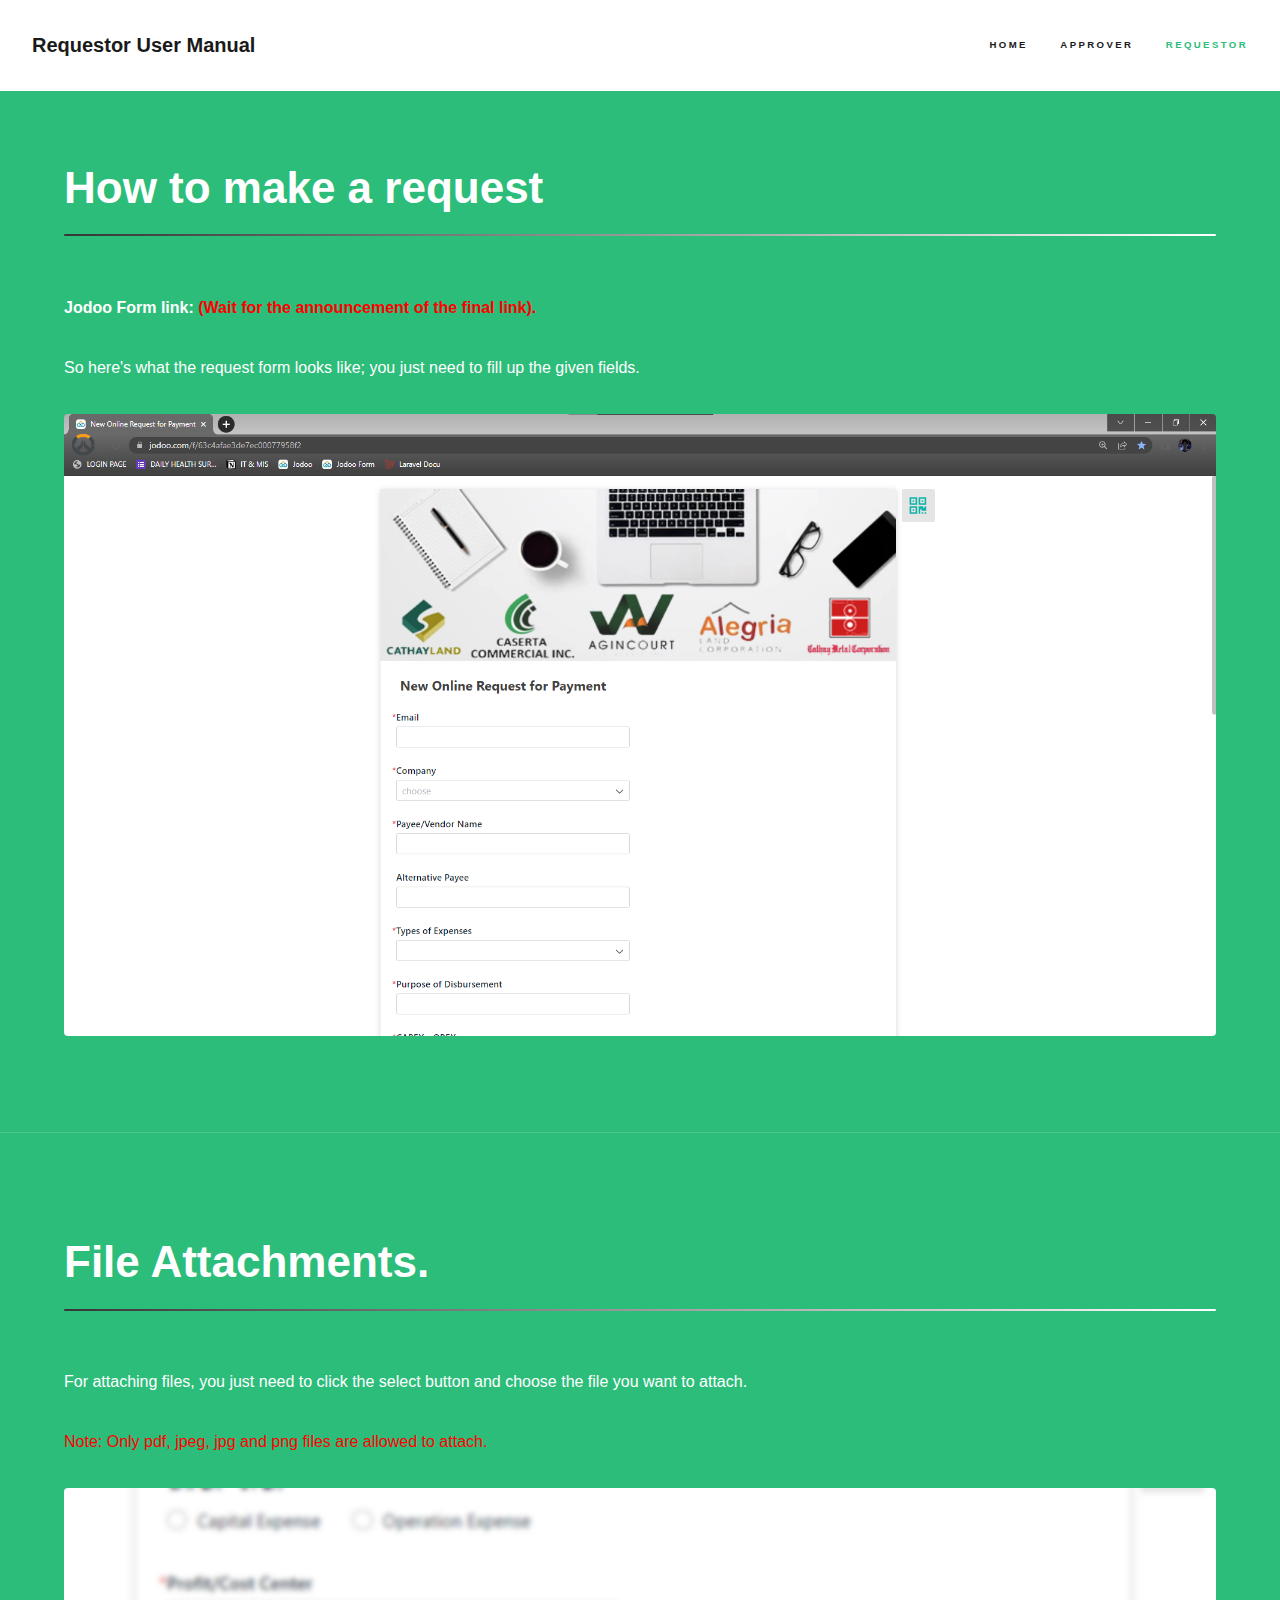
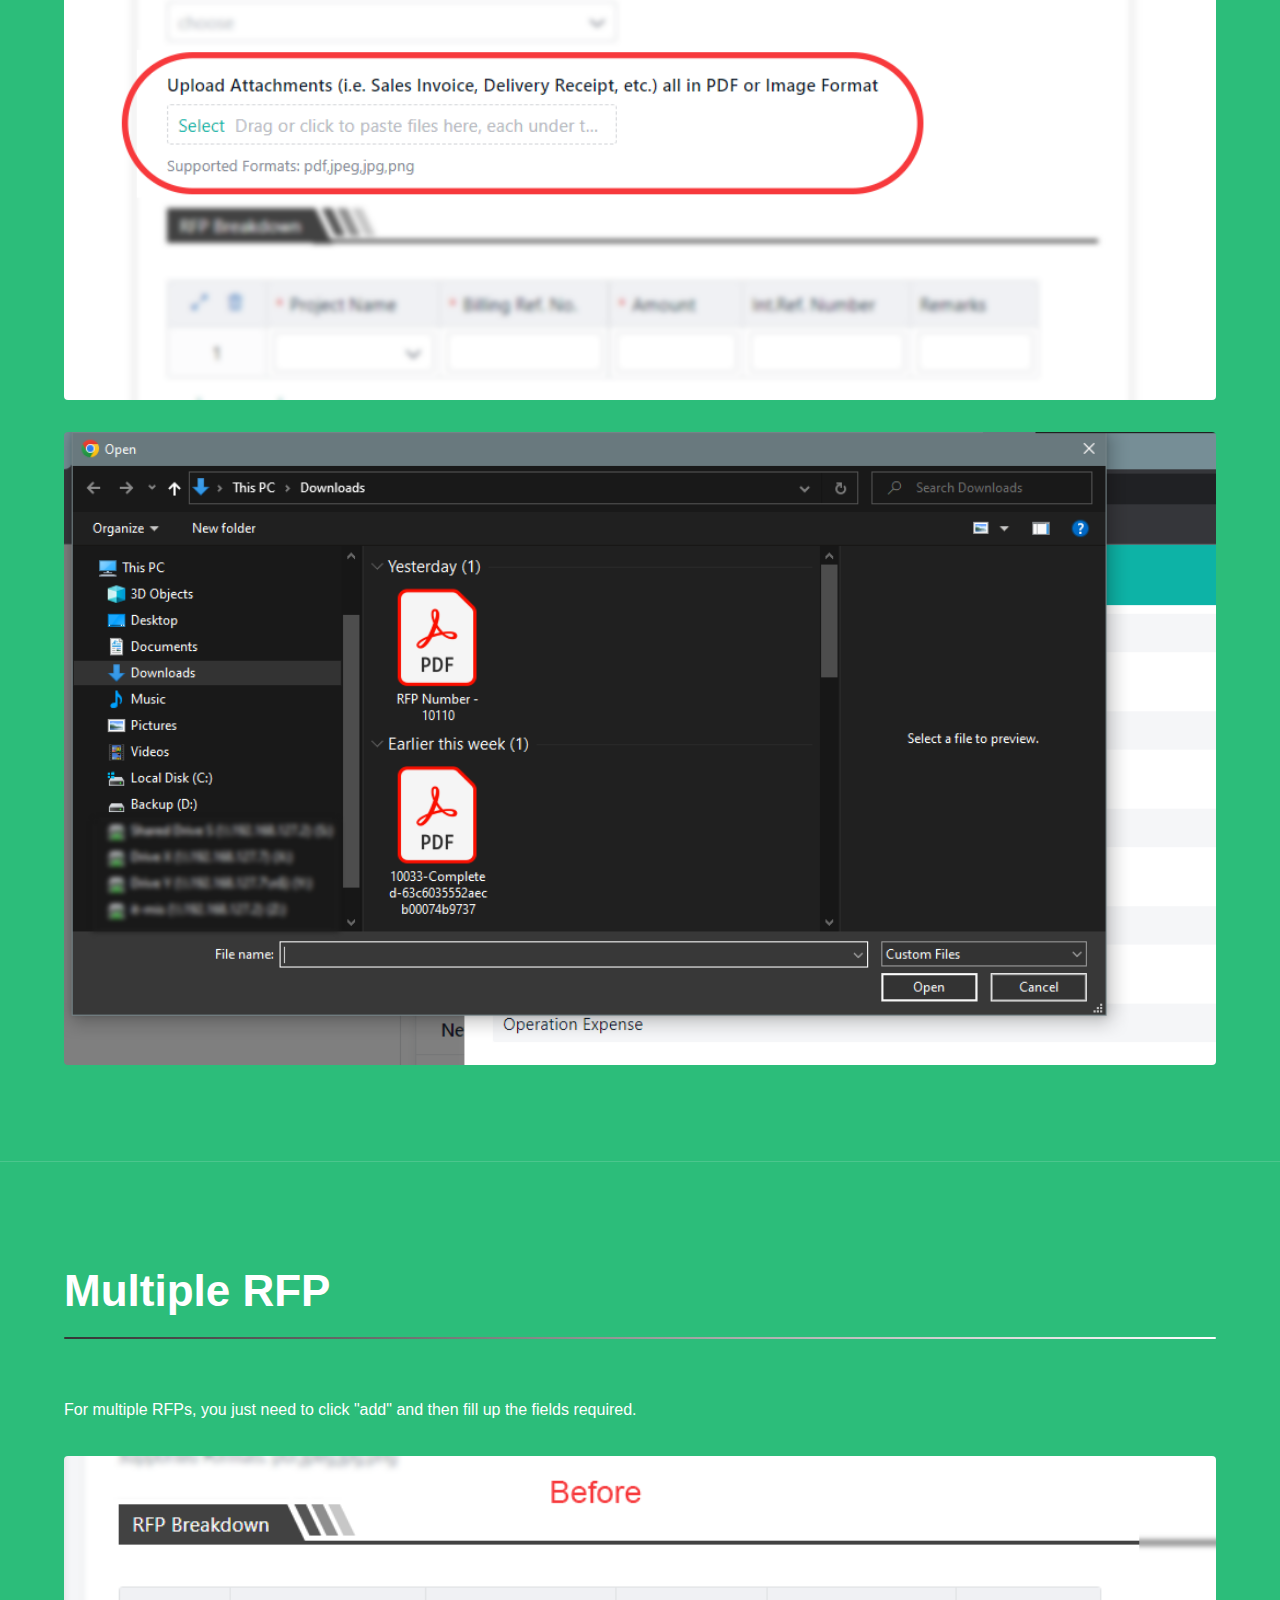
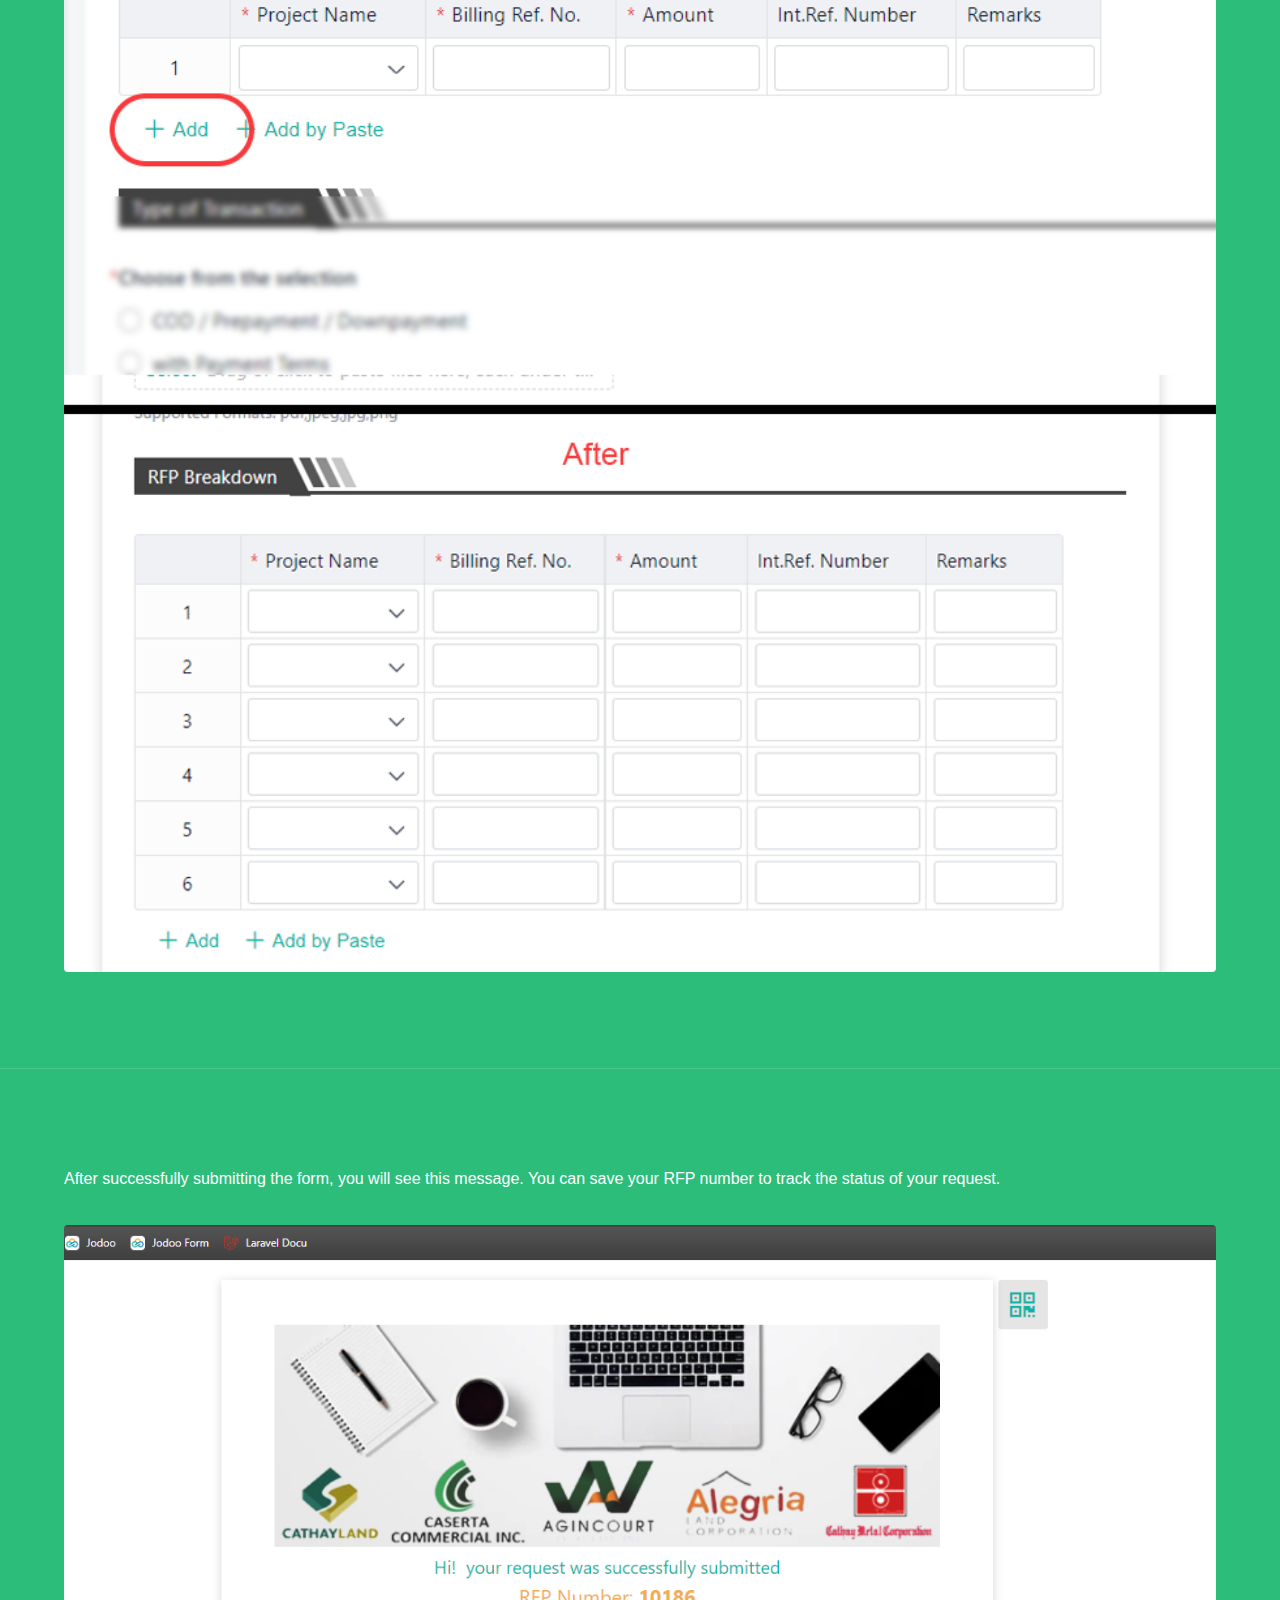
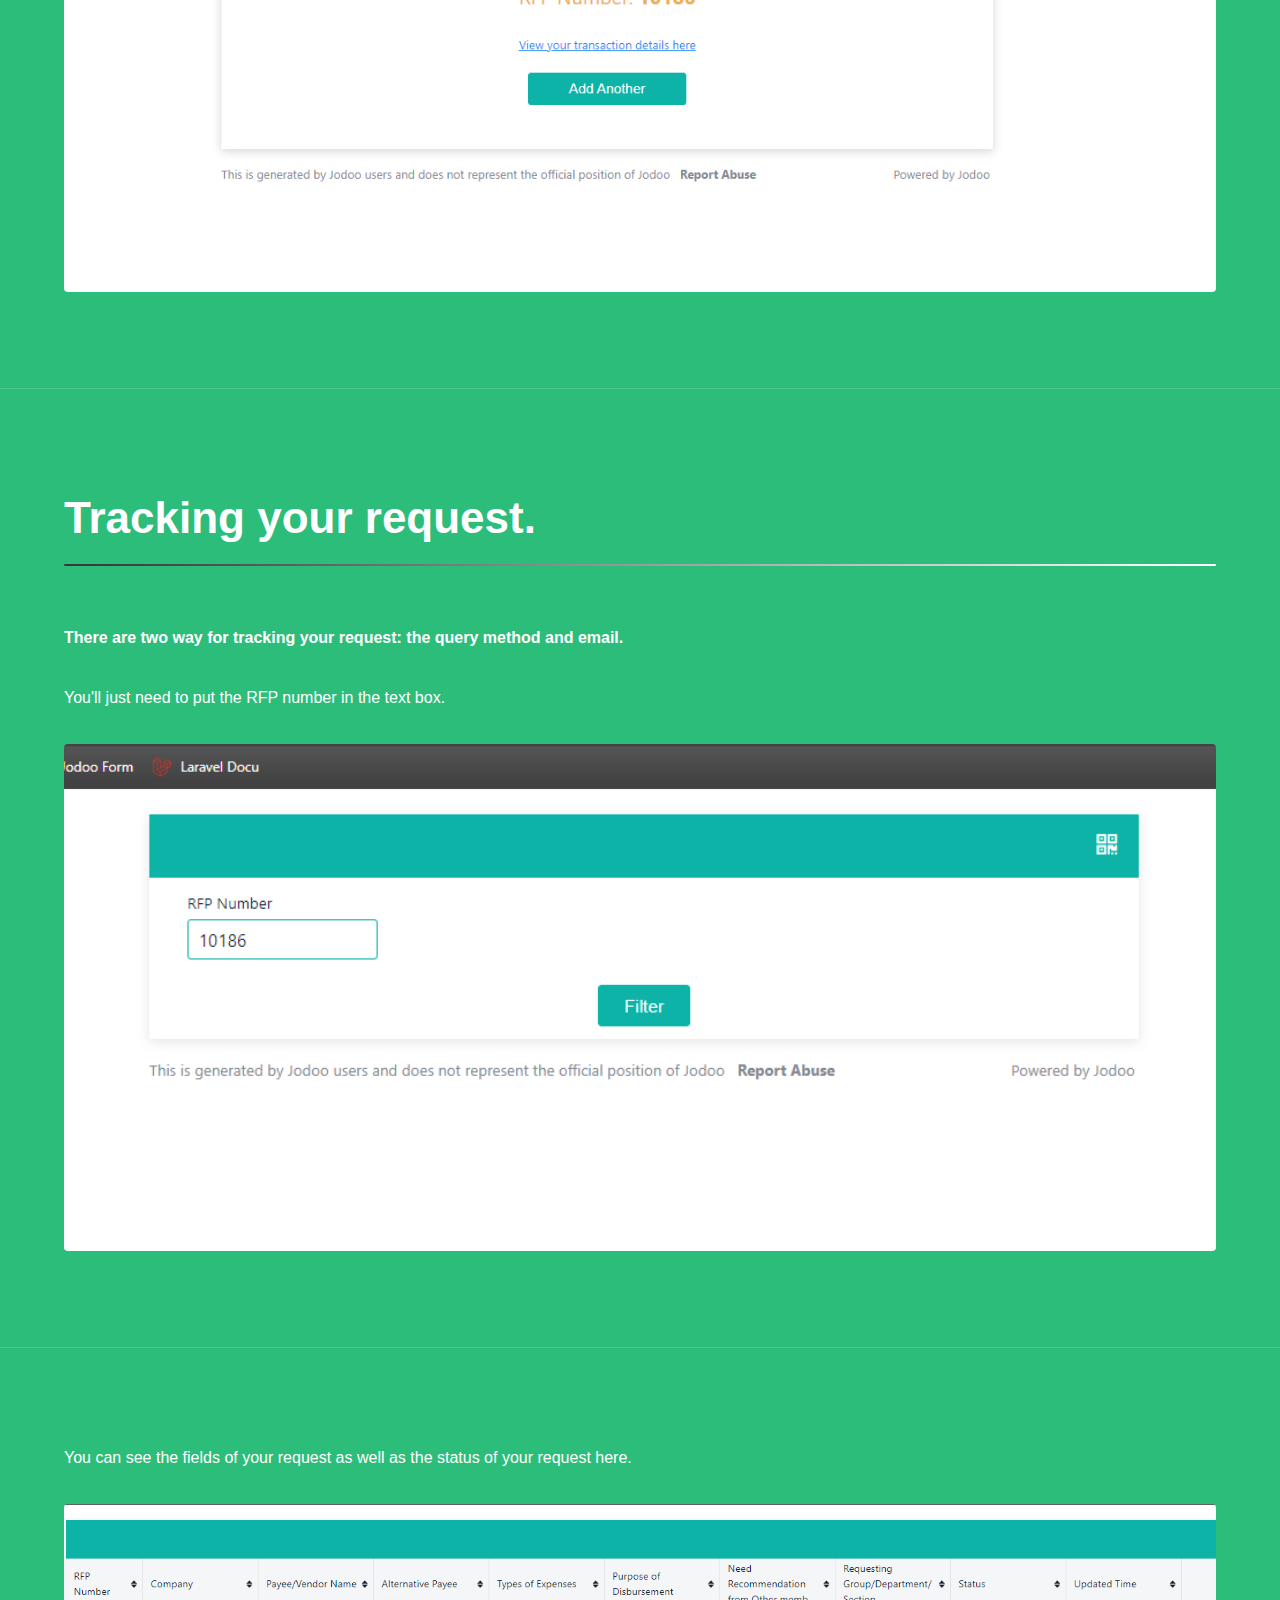
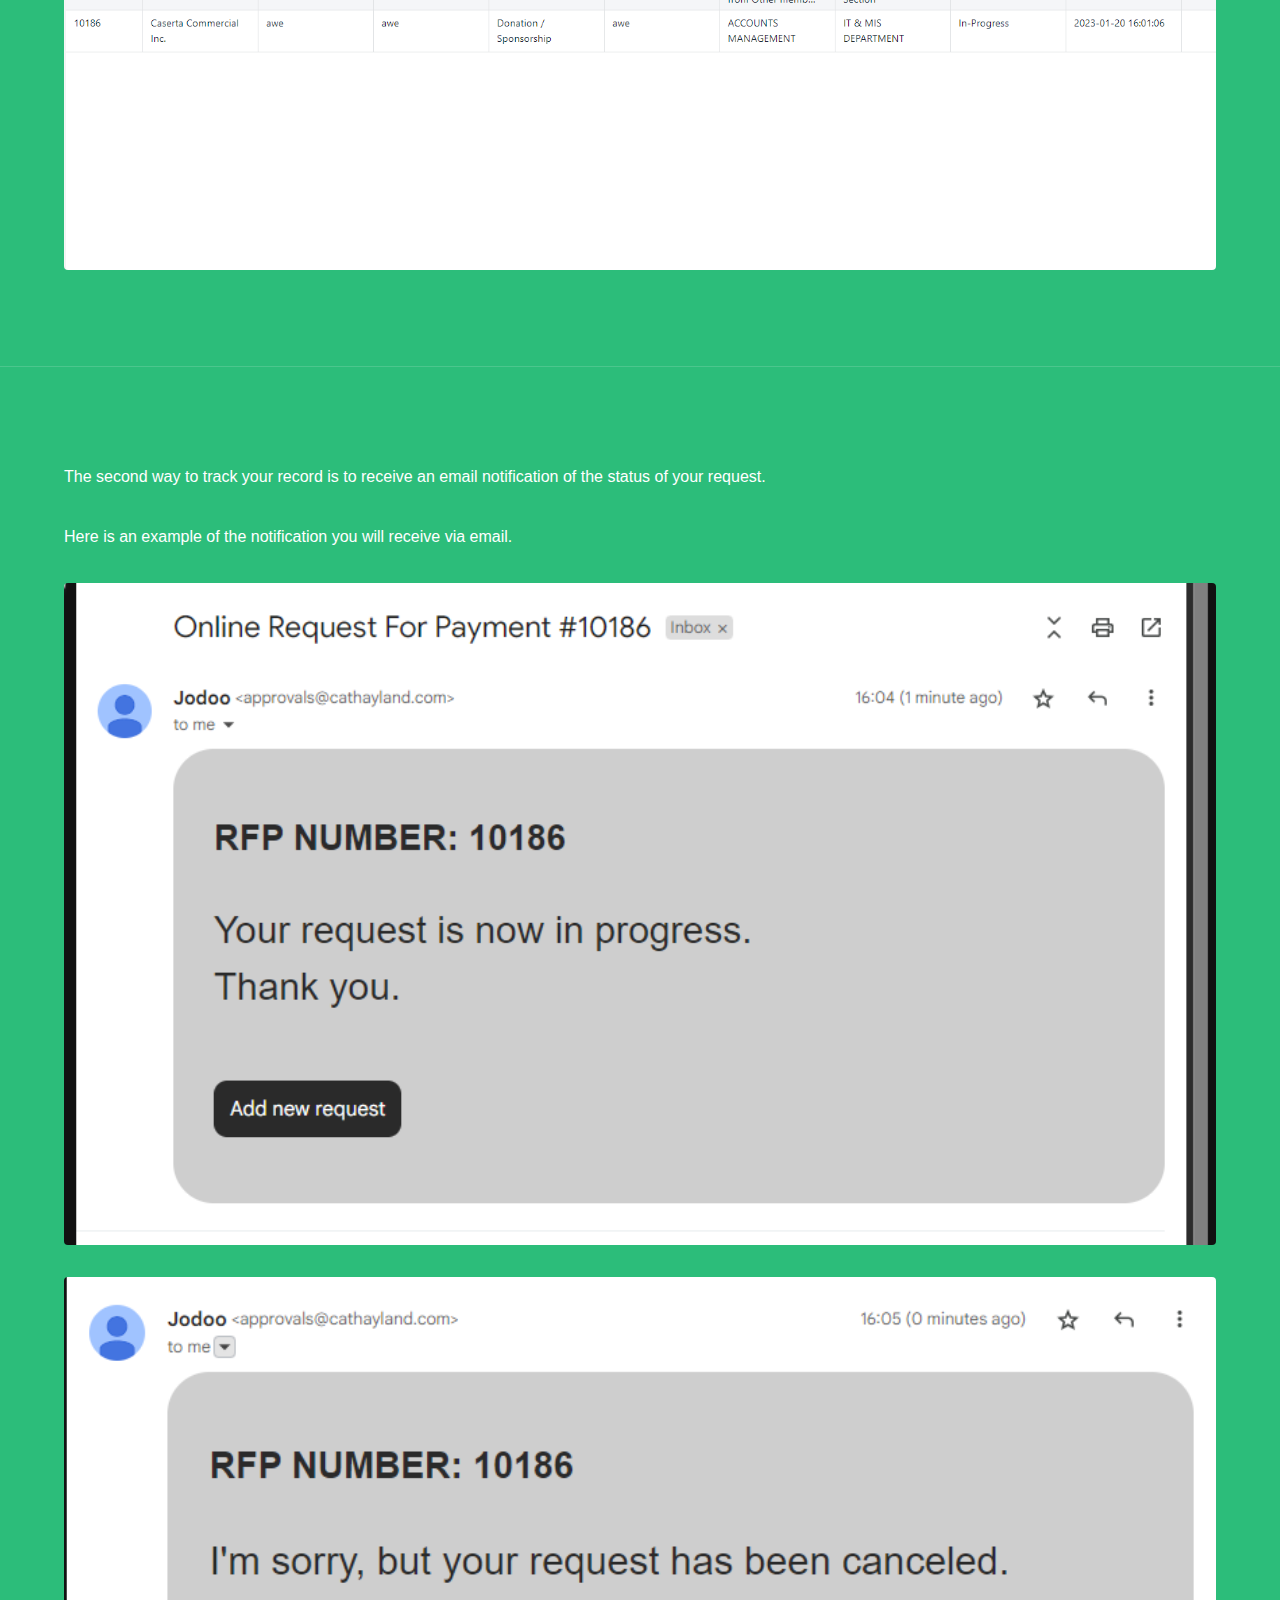
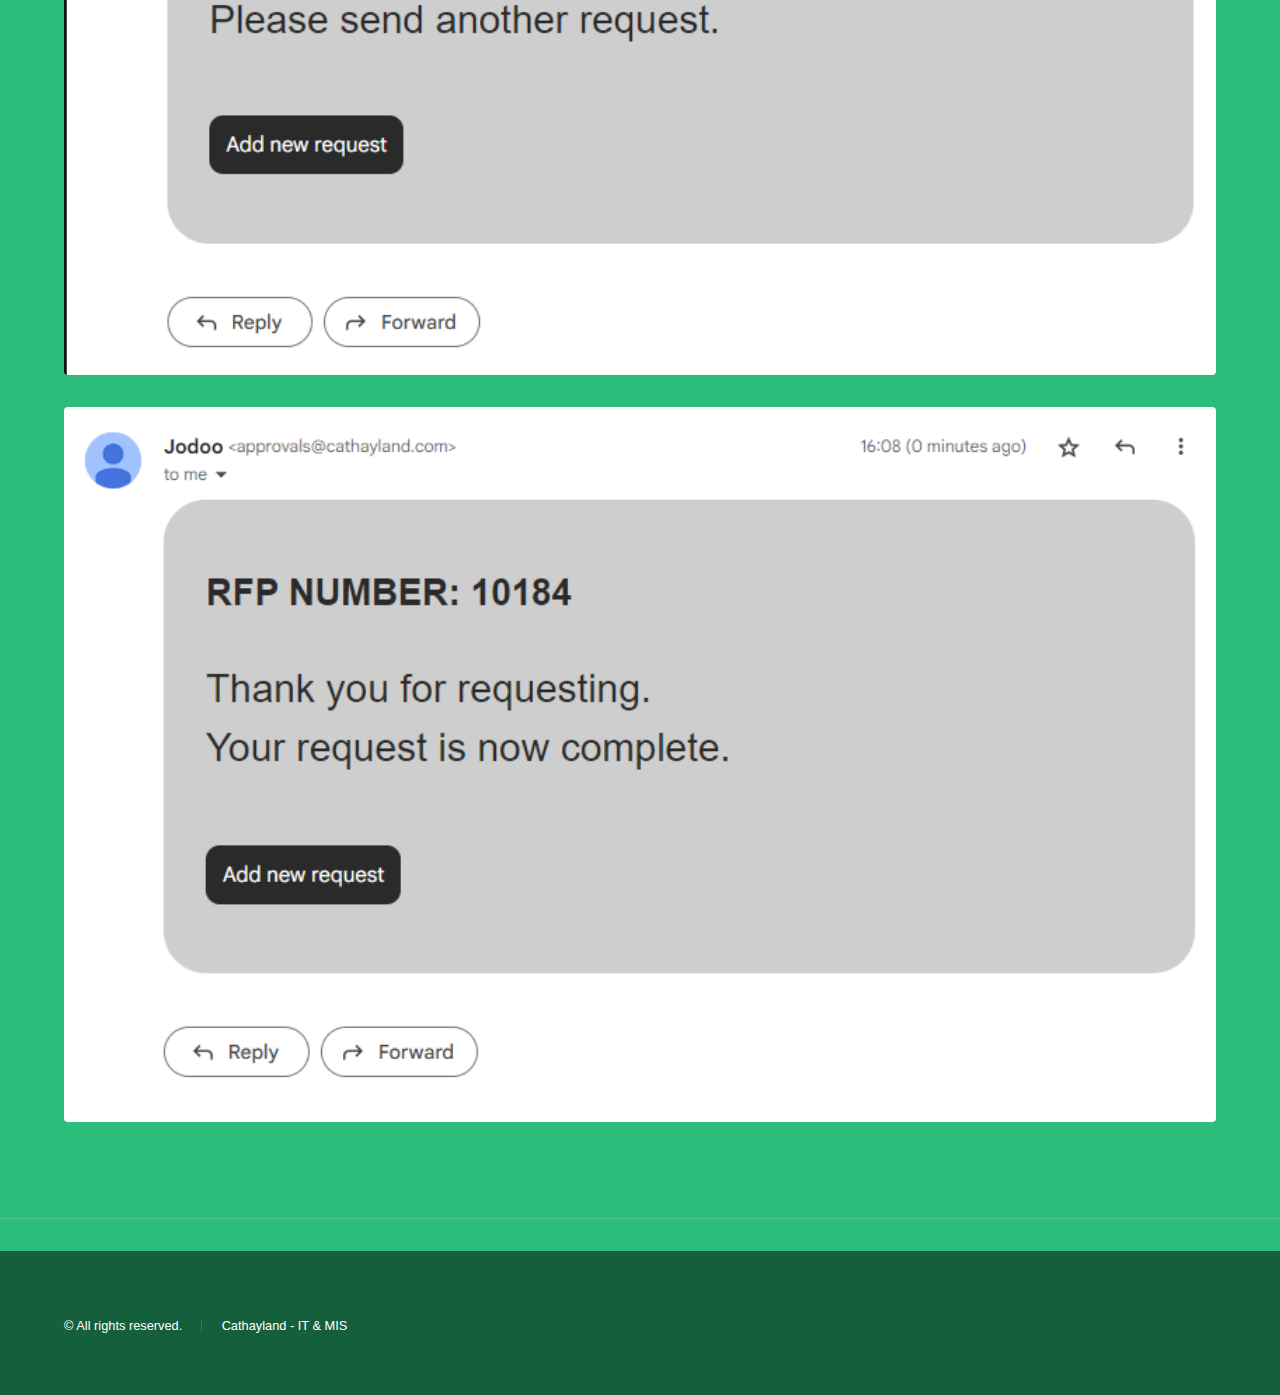
<file: requestor.html>
<!DOCTYPE HTML>

<html>
	<head>
		<title>Requestor User Manual</title>
		<meta charset="utf-8" />
		<meta name="viewport" content="width=device-width, initial-scale=1, user-scalable=no" />
		<link rel="stylesheet" href="assets/css/main.css" />
		<noscript><link rel="stylesheet" href="assets/css/noscript.css" /></noscript>
	</head>
	<body class="is-preload">

		<!-- Header -->
			<header id="header">
				<a href="requestor.html" class="title">Requestor User Manual</a>
				<nav>
					<ul>
						<li><a href="index.html">Home</a></li>
						<li><a href="approver.html">Approver</a></li>
						<li><a href="requestor.html"  class="active">Requestor</a></li>
					</ul>
				</nav>
			</header>

		<!-- Wrapper -->
			<div id="wrapper">

				<!-- Main -->

					<section id="main" class="wrapper">
						<div class="inner">
							<h1 class="major">How to make a request</h1>
							<p><b>Jodoo Form link: <span style="color:red">(Wait for the announcement of the final link).</span></b></p>
							<p>So here's what the request form looks like; you just need to fill up the given fields.</p>
							<span class="image fit"><img src="images/A1.png" alt="" /></span>
						</div>
					</section>
					<hr>
					<section id="main" class="wrapper">
						<div class="inner">
							<h1 class="major">File Attachments.</h1>
							<p>For attaching files, you just need to click the select button and choose the file you want to attach.</p>
							<p style="color:red">Note: Only pdf, jpeg, jpg and png files are allowed to attach.</p>
							<span class="image fit"><img src="images/A2.png" alt="" /></span>
							<span class="image fit"><img src="images/A3.png" alt="" /></span>
						</div>
					</section>
					<hr>
					<section id="main" class="wrapper">
						<div class="inner">
							<h1 class="major">Multiple RFP</h1>
							<p>For multiple RFPs, you just need to click "add" and then fill up the fields required.</p>
							<span class="image fit"><img src="images/A4.png" alt="" /></span>
						</div>
					</section>
					<hr>
					<section id="main" class="wrapper">
						<div class="inner">
							<p>After successfully submitting the form, you will see this message. You can save your RFP number to track the status of your request.</p>
							<span class="image fit"><img src="images/A5.png" alt="" /></span>
						</div>
					</section>
					<hr>
					<section id="main" class="wrapper">
						<div class="inner">
							<h1 class="major">Tracking your request.</h1>
							<p><b>There are two way for tracking your request: the query method and email.</b></p>
							<p>You'll just need to put the RFP number in the text box.</p>
							<span class="image fit"><img src="images/A6.png" alt="" /></span>
						</div>
					</section>
					<hr>
					<section id="main" class="wrapper">
						<div class="inner">
							<p>You can see the fields of your request as well as the status of your request here.</p>
							<span class="image fit"><img src="images/A7.png" alt="" /></span>
						</div>
					</section>
					<hr>
					<section id="main" class="wrapper">
						<div class="inner">
							<p>The second way to track your record is to receive an email notification of the status of your request.</p>
							<p>Here is an example of the notification you will receive via email.</p>
							<span class="image fit"><img src="images/A8.png" alt="" /></span>
							<span class="image fit"><img src="images/A9.png" alt="" /></span>
							<span class="image fit"><img src="images/A10.png" alt="" /></span>
						</div>
					</section>
					<hr>
			</div>

		<!-- Footer -->
			<footer id="footer" class="wrapper alt">
				<div class="inner" style="background-color:#165f3d">
					<ul class="menu">
						<li>&copy; All rights reserved.</li><li>Cathayland - IT & MIS</li>
					</ul>
				</div>
			</footer>

		<!-- Scripts -->
			<script src="assets/js/jquery.min.js"></script>
			<script src="assets/js/jquery.scrollex.min.js"></script>
			<script src="assets/js/jquery.scrolly.min.js"></script>
			<script src="assets/js/browser.min.js"></script>
			<script src="assets/js/breakpoints.min.js"></script>
			<script src="assets/js/util.js"></script>
			<script src="assets/js/main.js"></script>

	</body>
</html>
</file>
<file: assets/css/noscript.css>
/*
	Hyperspace by HTML5 UP
	html5up.net | @ajlkn
	Free for personal and commercial use under the CCA 3.0 license (html5up.net/license)
*/

/* Spotlights */

	.spotlights > section > .image:before {
		opacity: 0 !important;
	}

	.spotlights > section > .content > .inner {
		-moz-transform: none !important;
		-webkit-transform: none !important;
		-ms-transform: none !important;
		transform: none !important;
		opacity: 1 !important;
	}

/* Wrapper */

	.wrapper > .inner {
		opacity: 1 !important;
		-moz-transform: none !important;
		-webkit-transform: none !important;
		-ms-transform: none !important;
		transform: none !important;
	}

/* Sidebar */

	#sidebar > .inner {
		opacity: 1 !important;
	}

	#sidebar nav > ul > li {
		-moz-transform: none !important;
		-webkit-transform: none !important;
		-ms-transform: none !important;
		transform: none !important;
		opacity: 1 !important;
	}
</file>
<file: assets/css/main.css>
@import url(fontawesome-all.min.css);


html, body, div, span, applet, object,
iframe, h1, h2, h3, h4, h5, h6, p, blockquote,
pre, a, abbr, acronym, address, big, cite,
code, del, dfn, em, img, ins, kbd, q, s, samp,
small, strike, strong, sub, sup, tt, var, b,
u, i, center, dl, dt, dd, ol, ul, li, fieldset,
form, label, legend, table, caption, tbody,
tfoot, thead, tr, th, td, article, aside,
canvas, details, embed, figure, figcaption,
footer, header, hgroup, menu, nav, output, ruby,
section, summary, time, mark, audio, video {
	margin: 0;
	padding: 0;
	border: 0;
	font-size: 100%;
	font: inherit;
	vertical-align: baseline;}

article, aside, details, figcaption, figure,
footer, header, hgroup, menu, nav, section {
	display: block;}

body {
	line-height: 1;
}

ol, ul {
	list-style: none;
}

blockquote, q {
	quotes: none;
}

	blockquote:before, blockquote:after, q:before, q:after {
		content: '';
		content: none;
	}

table {
	border-collapse: collapse;
	border-spacing: 0;
}

body {
	-webkit-text-size-adjust: none;
}

mark {
	background-color: transparent;
	color: inherit;
}

input::-moz-focus-inner {
	border: 0;
	padding: 0;
}

input, select, textarea {
	-moz-appearance: none;
	-webkit-appearance: none;
	-ms-appearance: none;
	appearance: none;
}

/* Basic */

	@-ms-viewport {
		width: device-width;
	}

	body {
		-ms-overflow-style: scrollbar;
	}

	@media screen and (max-width: 480px) {

		html, body {
			min-width: 320px;
		}

	}

	html {
		box-sizing: border-box;
	}

	*, *:before, *:after {
		box-sizing: inherit;
	}

	body {
		background: #2cbd7a;
	}

		body.is-preload *, body.is-preload *:before, body.is-preload *:after {
			-moz-animation: none !important;
			-webkit-animation: none !important;
			-ms-animation: none !important;
			animation: none !important;
			-moz-transition: none !important;
			-webkit-transition: none !important;
			-ms-transition: none !important;
			transition: none !important;
		}

/* Type */

	body, input, select, textarea {
		color: #ffffff;
		font-family: Arial, Helvetica, sans-serif;
		font-size: 16.5pt;
		font-weight: normal;
		line-height: 1.75;
	}

		@media screen and (max-width: 1680px) {

			body, input, select, textarea {
				font-size: 13pt;
			}

		}

		@media screen and (max-width: 1280px) {

			body, input, select, textarea {
				font-size: 12pt;
			}

		}

		@media screen and (max-width: 360px) {

			body, input, select, textarea {
				font-size: 11pt;
			}

		}

	a {
		-moz-transition: color 0.2s ease, border-bottom-color 0.2s ease;
		-webkit-transition: color 0.2s ease, border-bottom-color 0.2s ease;
		-ms-transition: color 0.2s ease, border-bottom-color 0.2s ease;
		transition: color 0.2s ease, border-bottom-color 0.2s ease;
		border-bottom: dotted 1px rgba(255, 255, 255, 0.35);
		color: inherit;
		text-decoration: none;
	}

		a:hover {
			border-bottom-color: transparent;
			color: #ffffff;
		}

	strong, b {
		color: #ffffff;
		font-weight: bold;
	}

	em, i {
		font-style: italic;
	}

	p {
		margin: 0 0 2em 0;
	}

	h1, h2, h3, h4, h5, h6 {
		color: #ffffff;
		font-weight: bold;
		line-height: 1.5;
		margin: 0 0 0.5em 0;
	}

		h1 a, h2 a, h3 a, h4 a, h5 a, h6 a {
			color: inherit;
			text-decoration: none;
		}

	h1 {
		font-size: 2.75em;
	}

		h1.major {
			margin: 0 0 1.3em 0;
			position: relative;
			padding-bottom: 0.35em;
		}

			h1.major:after {
				background-image: -moz-linear-gradient(to right, #363636, #ffffff);
				background-image: -webkit-linear-gradient(to right, #363636, #ffffff);
				background-image: -ms-linear-gradient(to right, #363636, #ffffff);
				background-image: linear-gradient(to right, #363636, #ffffff);
				-moz-transition: max-width 0.2s ease;
				-webkit-transition: max-width 0.2s ease;
				-ms-transition: max-width 0.2s ease;
				transition: max-width 0.2s ease;
				border-radius: 0.2em;
				bottom: 0;
				content: '';
				height: 0.05em;
				position: absolute;
				right: 0;
				width: 100%;
			}

	h2 {
		font-size: 1.75em;
	}

	h3 {
		font-size: 1.1em;
	}

	h4 {
		font-size: 1em;
	}

	h5 {
		font-size: 0.8em;
	}

	h6 {
		font-size: 0.6em;
	}

	@media screen and (max-width: 736px) {

		h1 {
			font-size: 2em;
		}

		h2 {
			font-size: 1.25em;
		}

		h3 {
			font-size: 1em;
		}

		h4 {
			font-size: 0.8em;
		}

		h5 {
			font-size: 0.6em;
		}

		h6 {
			font-size: 0.6em;
		}

	}

	sub {
		font-size: 0.8em;
		position: relative;
		top: 0.5em;
	}

	sup {
		font-size: 0.8em;
		position: relative;
		top: -0.5em;
	}

	blockquote {
		border-left: solid 4px rgba(255, 255, 255, 0.15);
		font-style: italic;
		margin: 0 0 2em 0;
		padding: 0.5em 0 0.5em 2em;
	}

	code {
		background: rgba(255, 255, 255, 0.05);
		border-radius: 0.25em;
		border: solid 1px rgba(255, 255, 255, 0.15);
		font-family: "Courier New", monospace;
		font-size: 0.9em;
		margin: 0 0.25em;
		padding: 0.25em 0.65em;
	}

	pre {
		-webkit-overflow-scrolling: touch;
		font-family: "Courier New", monospace;
		font-size: 0.9em;
		margin: 0 0 2em 0;
	}

		pre code {
			display: block;
			line-height: 1.75em;
			padding: 1em 1.5em;
			overflow-x: auto;
		}

	hr {
		border: 0;
		border-bottom: solid 1px rgba(255, 255, 255, 0.15);
		margin: 2em 0;
	}

		hr.major {
			margin: 3em 0;
		}

	.align-left {
		text-align: left;
	}

	.align-center {
		text-align: center;
	}

	.align-right {
		text-align: right;
	}

/* Row */

	.row {
		display: flex;
		flex-wrap: wrap;
		box-sizing: border-box;
		align-items: stretch;
	}

		.row > * {
			box-sizing: border-box;
		}

		.row.gtr-uniform > * > :last-child {
			margin-bottom: 0;
		}

		.row.aln-left {
			justify-content: flex-start;
		}

		.row.aln-center {
			justify-content: center;
		}

		.row.aln-right {
			justify-content: flex-end;
		}

		.row.aln-top {
			align-items: flex-start;
		}

		.row.aln-middle {
			align-items: center;
		}

		.row.aln-bottom {
			align-items: flex-end;
		}

		.row > .imp {
			order: -1;
		}

		.row > .col-1 {
			width: 8.33333%;
		}

		.row > .off-1 {
			margin-left: 8.33333%;
		}

		.row > .col-2 {
			width: 16.66667%;
		}

		.row > .off-2 {
			margin-left: 16.66667%;
		}

		.row > .col-3 {
			width: 25%;
		}

		.row > .off-3 {
			margin-left: 25%;
		}

		.row > .col-4 {
			width: 33.33333%;
		}

		.row > .off-4 {
			margin-left: 33.33333%;
		}

		.row > .col-5 {
			width: 41.66667%;
		}

		.row > .off-5 {
			margin-left: 41.66667%;
		}

		.row > .col-6 {
			width: 50%;
		}

		.row > .off-6 {
			margin-left: 50%;
		}

		.row > .col-7 {
			width: 58.33333%;
		}

		.row > .off-7 {
			margin-left: 58.33333%;
		}

		.row > .col-8 {
			width: 66.66667%;
		}

		.row > .off-8 {
			margin-left: 66.66667%;
		}

		.row > .col-9 {
			width: 75%;
		}

		.row > .off-9 {
			margin-left: 75%;
		}

		.row > .col-10 {
			width: 83.33333%;
		}

		.row > .off-10 {
			margin-left: 83.33333%;
		}

		.row > .col-11 {
			width: 91.66667%;
		}

		.row > .off-11 {
			margin-left: 91.66667%;
		}

		.row > .col-12 {
			width: 100%;
		}

		.row > .off-12 {
			margin-left: 100%;
		}

		.row.gtr-0 {
			margin-top: 0;
			margin-left: 0em;
		}

			.row.gtr-0 > * {
				padding: 0 0 0 0em;
			}

			.row.gtr-0.gtr-uniform {
				margin-top: 0em;
			}

				.row.gtr-0.gtr-uniform > * {
					padding-top: 0em;
				}

		.row.gtr-25 {
			margin-top: 0;
			margin-left: -0.375em;
		}

			.row.gtr-25 > * {
				padding: 0 0 0 0.375em;
			}

			.row.gtr-25.gtr-uniform {
				margin-top: -0.375em;
			}

				.row.gtr-25.gtr-uniform > * {
					padding-top: 0.375em;
				}

		.row.gtr-50 {
			margin-top: 0;
			margin-left: -0.75em;
		}

			.row.gtr-50 > * {
				padding: 0 0 0 0.75em;
			}

			.row.gtr-50.gtr-uniform {
				margin-top: -0.75em;
			}

				.row.gtr-50.gtr-uniform > * {
					padding-top: 0.75em;
				}

		.row {
			margin-top: 0;
			margin-left: -1.5em;
		}

			.row > * {
				padding: 0 0 0 1.5em;
			}

			.row.gtr-uniform {
				margin-top: -1.5em;
			}

				.row.gtr-uniform > * {
					padding-top: 1.5em;
				}

		.row.gtr-150 {
			margin-top: 0;
			margin-left: -2.25em;
		}

			.row.gtr-150 > * {
				padding: 0 0 0 2.25em;
			}

			.row.gtr-150.gtr-uniform {
				margin-top: -2.25em;
			}

				.row.gtr-150.gtr-uniform > * {
					padding-top: 2.25em;
				}

		.row.gtr-200 {
			margin-top: 0;
			margin-left: -3em;
		}

			.row.gtr-200 > * {
				padding: 0 0 0 3em;
			}

			.row.gtr-200.gtr-uniform {
				margin-top: -3em;
			}

				.row.gtr-200.gtr-uniform > * {
					padding-top: 3em;
				}

		@media screen and (max-width: 1680px) {

			.row {
				display: flex;
				flex-wrap: wrap;
				box-sizing: border-box;
				align-items: stretch;
			}

				.row > * {
					box-sizing: border-box;
				}

				.row.gtr-uniform > * > :last-child {
					margin-bottom: 0;
				}

				.row.aln-left {
					justify-content: flex-start;
				}

				.row.aln-center {
					justify-content: center;
				}

				.row.aln-right {
					justify-content: flex-end;
				}

				.row.aln-top {
					align-items: flex-start;
				}

				.row.aln-middle {
					align-items: center;
				}

				.row.aln-bottom {
					align-items: flex-end;
				}

				.row > .imp-xlarge {
					order: -1;
				}

				.row > .col-1-xlarge {
					width: 8.33333%;
				}

				.row > .off-1-xlarge {
					margin-left: 8.33333%;
				}

				.row > .col-2-xlarge {
					width: 16.66667%;
				}

				.row > .off-2-xlarge {
					margin-left: 16.66667%;
				}

				.row > .col-3-xlarge {
					width: 25%;
				}

				.row > .off-3-xlarge {
					margin-left: 25%;
				}

				.row > .col-4-xlarge {
					width: 33.33333%;
				}

				.row > .off-4-xlarge {
					margin-left: 33.33333%;
				}

				.row > .col-5-xlarge {
					width: 41.66667%;
				}

				.row > .off-5-xlarge {
					margin-left: 41.66667%;
				}

				.row > .col-6-xlarge {
					width: 50%;
				}

				.row > .off-6-xlarge {
					margin-left: 50%;
				}

				.row > .col-7-xlarge {
					width: 58.33333%;
				}

				.row > .off-7-xlarge {
					margin-left: 58.33333%;
				}

				.row > .col-8-xlarge {
					width: 66.66667%;
				}

				.row > .off-8-xlarge {
					margin-left: 66.66667%;
				}

				.row > .col-9-xlarge {
					width: 75%;
				}

				.row > .off-9-xlarge {
					margin-left: 75%;
				}

				.row > .col-10-xlarge {
					width: 83.33333%;
				}

				.row > .off-10-xlarge {
					margin-left: 83.33333%;
				}

				.row > .col-11-xlarge {
					width: 91.66667%;
				}

				.row > .off-11-xlarge {
					margin-left: 91.66667%;
				}

				.row > .col-12-xlarge {
					width: 100%;
				}

				.row > .off-12-xlarge {
					margin-left: 100%;
				}

				.row.gtr-0 {
					margin-top: 0;
					margin-left: 0em;
				}

					.row.gtr-0 > * {
						padding: 0 0 0 0em;
					}

					.row.gtr-0.gtr-uniform {
						margin-top: 0em;
					}

						.row.gtr-0.gtr-uniform > * {
							padding-top: 0em;
						}

				.row.gtr-25 {
					margin-top: 0;
					margin-left: -0.375em;
				}

					.row.gtr-25 > * {
						padding: 0 0 0 0.375em;
					}

					.row.gtr-25.gtr-uniform {
						margin-top: -0.375em;
					}

						.row.gtr-25.gtr-uniform > * {
							padding-top: 0.375em;
						}

				.row.gtr-50 {
					margin-top: 0;
					margin-left: -0.75em;
				}

					.row.gtr-50 > * {
						padding: 0 0 0 0.75em;
					}

					.row.gtr-50.gtr-uniform {
						margin-top: -0.75em;
					}

						.row.gtr-50.gtr-uniform > * {
							padding-top: 0.75em;
						}

				.row {
					margin-top: 0;
					margin-left: -1.5em;
				}

					.row > * {
						padding: 0 0 0 1.5em;
					}

					.row.gtr-uniform {
						margin-top: -1.5em;
					}

						.row.gtr-uniform > * {
							padding-top: 1.5em;
						}

				.row.gtr-150 {
					margin-top: 0;
					margin-left: -2.25em;
				}

					.row.gtr-150 > * {
						padding: 0 0 0 2.25em;
					}

					.row.gtr-150.gtr-uniform {
						margin-top: -2.25em;
					}

						.row.gtr-150.gtr-uniform > * {
							padding-top: 2.25em;
						}

				.row.gtr-200 {
					margin-top: 0;
					margin-left: -3em;
				}

					.row.gtr-200 > * {
						padding: 0 0 0 3em;
					}

					.row.gtr-200.gtr-uniform {
						margin-top: -3em;
					}

						.row.gtr-200.gtr-uniform > * {
							padding-top: 3em;
						}

		}

		@media screen and (max-width: 1280px) {

			.row {
				display: flex;
				flex-wrap: wrap;
				box-sizing: border-box;
				align-items: stretch;
			}

				.row > * {
					box-sizing: border-box;
				}

				.row.gtr-uniform > * > :last-child {
					margin-bottom: 0;
				}

				.row.aln-left {
					justify-content: flex-start;
				}

				.row.aln-center {
					justify-content: center;
				}

				.row.aln-right {
					justify-content: flex-end;
				}

				.row.aln-top {
					align-items: flex-start;
				}

				.row.aln-middle {
					align-items: center;
				}

				.row.aln-bottom {
					align-items: flex-end;
				}

				.row > .imp-large {
					order: -1;
				}

				.row > .col-1-large {
					width: 8.33333%;
				}

				.row > .off-1-large {
					margin-left: 8.33333%;
				}

				.row > .col-2-large {
					width: 16.66667%;
				}

				.row > .off-2-large {
					margin-left: 16.66667%;
				}

				.row > .col-3-large {
					width: 25%;
				}

				.row > .off-3-large {
					margin-left: 25%;
				}

				.row > .col-4-large {
					width: 33.33333%;
				}

				.row > .off-4-large {
					margin-left: 33.33333%;
				}

				.row > .col-5-large {
					width: 41.66667%;
				}

				.row > .off-5-large {
					margin-left: 41.66667%;
				}

				.row > .col-6-large {
					width: 50%;
				}

				.row > .off-6-large {
					margin-left: 50%;
				}

				.row > .col-7-large {
					width: 58.33333%;
				}

				.row > .off-7-large {
					margin-left: 58.33333%;
				}

				.row > .col-8-large {
					width: 66.66667%;
				}

				.row > .off-8-large {
					margin-left: 66.66667%;
				}

				.row > .col-9-large {
					width: 75%;
				}

				.row > .off-9-large {
					margin-left: 75%;
				}

				.row > .col-10-large {
					width: 83.33333%;
				}

				.row > .off-10-large {
					margin-left: 83.33333%;
				}

				.row > .col-11-large {
					width: 91.66667%;
				}

				.row > .off-11-large {
					margin-left: 91.66667%;
				}

				.row > .col-12-large {
					width: 100%;
				}

				.row > .off-12-large {
					margin-left: 100%;
				}

				.row.gtr-0 {
					margin-top: 0;
					margin-left: 0em;
				}

					.row.gtr-0 > * {
						padding: 0 0 0 0em;
					}

					.row.gtr-0.gtr-uniform {
						margin-top: 0em;
					}

						.row.gtr-0.gtr-uniform > * {
							padding-top: 0em;
						}

				.row.gtr-25 {
					margin-top: 0;
					margin-left: -0.375em;
				}

					.row.gtr-25 > * {
						padding: 0 0 0 0.375em;
					}

					.row.gtr-25.gtr-uniform {
						margin-top: -0.375em;
					}

						.row.gtr-25.gtr-uniform > * {
							padding-top: 0.375em;
						}

				.row.gtr-50 {
					margin-top: 0;
					margin-left: -0.75em;
				}

					.row.gtr-50 > * {
						padding: 0 0 0 0.75em;
					}

					.row.gtr-50.gtr-uniform {
						margin-top: -0.75em;
					}

						.row.gtr-50.gtr-uniform > * {
							padding-top: 0.75em;
						}

				.row {
					margin-top: 0;
					margin-left: -1.5em;
				}

					.row > * {
						padding: 0 0 0 1.5em;
					}

					.row.gtr-uniform {
						margin-top: -1.5em;
					}

						.row.gtr-uniform > * {
							padding-top: 1.5em;
						}

				.row.gtr-150 {
					margin-top: 0;
					margin-left: -2.25em;
				}

					.row.gtr-150 > * {
						padding: 0 0 0 2.25em;
					}

					.row.gtr-150.gtr-uniform {
						margin-top: -2.25em;
					}

						.row.gtr-150.gtr-uniform > * {
							padding-top: 2.25em;
						}

				.row.gtr-200 {
					margin-top: 0;
					margin-left: -3em;
				}

					.row.gtr-200 > * {
						padding: 0 0 0 3em;
					}

					.row.gtr-200.gtr-uniform {
						margin-top: -3em;
					}

						.row.gtr-200.gtr-uniform > * {
							padding-top: 3em;
						}

		}

		@media screen and (max-width: 980px) {

			.row {
				display: flex;
				flex-wrap: wrap;
				box-sizing: border-box;
				align-items: stretch;
			}

				.row > * {
					box-sizing: border-box;
				}

				.row.gtr-uniform > * > :last-child {
					margin-bottom: 0;
				}

				.row.aln-left {
					justify-content: flex-start;
				}

				.row.aln-center {
					justify-content: center;
				}

				.row.aln-right {
					justify-content: flex-end;
				}

				.row.aln-top {
					align-items: flex-start;
				}

				.row.aln-middle {
					align-items: center;
				}

				.row.aln-bottom {
					align-items: flex-end;
				}

				.row > .imp-medium {
					order: -1;
				}

				.row > .col-1-medium {
					width: 8.33333%;
				}

				.row > .off-1-medium {
					margin-left: 8.33333%;
				}

				.row > .col-2-medium {
					width: 16.66667%;
				}

				.row > .off-2-medium {
					margin-left: 16.66667%;
				}

				.row > .col-3-medium {
					width: 25%;
				}

				.row > .off-3-medium {
					margin-left: 25%;
				}

				.row > .col-4-medium {
					width: 33.33333%;
				}

				.row > .off-4-medium {
					margin-left: 33.33333%;
				}

				.row > .col-5-medium {
					width: 41.66667%;
				}

				.row > .off-5-medium {
					margin-left: 41.66667%;
				}

				.row > .col-6-medium {
					width: 50%;
				}

				.row > .off-6-medium {
					margin-left: 50%;
				}

				.row > .col-7-medium {
					width: 58.33333%;
				}

				.row > .off-7-medium {
					margin-left: 58.33333%;
				}

				.row > .col-8-medium {
					width: 66.66667%;
				}

				.row > .off-8-medium {
					margin-left: 66.66667%;
				}

				.row > .col-9-medium {
					width: 75%;
				}

				.row > .off-9-medium {
					margin-left: 75%;
				}

				.row > .col-10-medium {
					width: 83.33333%;
				}

				.row > .off-10-medium {
					margin-left: 83.33333%;
				}

				.row > .col-11-medium {
					width: 91.66667%;
				}

				.row > .off-11-medium {
					margin-left: 91.66667%;
				}

				.row > .col-12-medium {
					width: 100%;
				}

				.row > .off-12-medium {
					margin-left: 100%;
				}

				.row.gtr-0 {
					margin-top: 0;
					margin-left: 0em;
				}

					.row.gtr-0 > * {
						padding: 0 0 0 0em;
					}

					.row.gtr-0.gtr-uniform {
						margin-top: 0em;
					}

						.row.gtr-0.gtr-uniform > * {
							padding-top: 0em;
						}

				.row.gtr-25 {
					margin-top: 0;
					margin-left: -0.375em;
				}

					.row.gtr-25 > * {
						padding: 0 0 0 0.375em;
					}

					.row.gtr-25.gtr-uniform {
						margin-top: -0.375em;
					}

						.row.gtr-25.gtr-uniform > * {
							padding-top: 0.375em;
						}

				.row.gtr-50 {
					margin-top: 0;
					margin-left: -0.75em;
				}

					.row.gtr-50 > * {
						padding: 0 0 0 0.75em;
					}

					.row.gtr-50.gtr-uniform {
						margin-top: -0.75em;
					}

						.row.gtr-50.gtr-uniform > * {
							padding-top: 0.75em;
						}

				.row {
					margin-top: 0;
					margin-left: -1.5em;
				}

					.row > * {
						padding: 0 0 0 1.5em;
					}

					.row.gtr-uniform {
						margin-top: -1.5em;
					}

						.row.gtr-uniform > * {
							padding-top: 1.5em;
						}

				.row.gtr-150 {
					margin-top: 0;
					margin-left: -2.25em;
				}

					.row.gtr-150 > * {
						padding: 0 0 0 2.25em;
					}

					.row.gtr-150.gtr-uniform {
						margin-top: -2.25em;
					}

						.row.gtr-150.gtr-uniform > * {
							padding-top: 2.25em;
						}

				.row.gtr-200 {
					margin-top: 0;
					margin-left: -3em;
				}

					.row.gtr-200 > * {
						padding: 0 0 0 3em;
					}

					.row.gtr-200.gtr-uniform {
						margin-top: -3em;
					}

						.row.gtr-200.gtr-uniform > * {
							padding-top: 3em;
						}

		}

		@media screen and (max-width: 736px) {

			.row {
				display: flex;
				flex-wrap: wrap;
				box-sizing: border-box;
				align-items: stretch;
			}

				.row > * {
					box-sizing: border-box;
				}

				.row.gtr-uniform > * > :last-child {
					margin-bottom: 0;
				}

				.row.aln-left {
					justify-content: flex-start;
				}

				.row.aln-center {
					justify-content: center;
				}

				.row.aln-right {
					justify-content: flex-end;
				}

				.row.aln-top {
					align-items: flex-start;
				}

				.row.aln-middle {
					align-items: center;
				}

				.row.aln-bottom {
					align-items: flex-end;
				}

				.row > .imp-small {
					order: -1;
				}

				.row > .col-1-small {
					width: 8.33333%;
				}

				.row > .off-1-small {
					margin-left: 8.33333%;
				}

				.row > .col-2-small {
					width: 16.66667%;
				}

				.row > .off-2-small {
					margin-left: 16.66667%;
				}

				.row > .col-3-small {
					width: 25%;
				}

				.row > .off-3-small {
					margin-left: 25%;
				}

				.row > .col-4-small {
					width: 33.33333%;
				}

				.row > .off-4-small {
					margin-left: 33.33333%;
				}

				.row > .col-5-small {
					width: 41.66667%;
				}

				.row > .off-5-small {
					margin-left: 41.66667%;
				}

				.row > .col-6-small {
					width: 50%;
				}

				.row > .off-6-small {
					margin-left: 50%;
				}

				.row > .col-7-small {
					width: 58.33333%;
				}

				.row > .off-7-small {
					margin-left: 58.33333%;
				}

				.row > .col-8-small {
					width: 66.66667%;
				}

				.row > .off-8-small {
					margin-left: 66.66667%;
				}

				.row > .col-9-small {
					width: 75%;
				}

				.row > .off-9-small {
					margin-left: 75%;
				}

				.row > .col-10-small {
					width: 83.33333%;
				}

				.row > .off-10-small {
					margin-left: 83.33333%;
				}

				.row > .col-11-small {
					width: 91.66667%;
				}

				.row > .off-11-small {
					margin-left: 91.66667%;
				}

				.row > .col-12-small {
					width: 100%;
				}

				.row > .off-12-small {
					margin-left: 100%;
				}

				.row.gtr-0 {
					margin-top: 0;
					margin-left: 0em;
				}

					.row.gtr-0 > * {
						padding: 0 0 0 0em;
					}

					.row.gtr-0.gtr-uniform {
						margin-top: 0em;
					}

						.row.gtr-0.gtr-uniform > * {
							padding-top: 0em;
						}

				.row.gtr-25 {
					margin-top: 0;
					margin-left: -0.375em;
				}

					.row.gtr-25 > * {
						padding: 0 0 0 0.375em;
					}

					.row.gtr-25.gtr-uniform {
						margin-top: -0.375em;
					}

						.row.gtr-25.gtr-uniform > * {
							padding-top: 0.375em;
						}

				.row.gtr-50 {
					margin-top: 0;
					margin-left: -0.75em;
				}

					.row.gtr-50 > * {
						padding: 0 0 0 0.75em;
					}

					.row.gtr-50.gtr-uniform {
						margin-top: -0.75em;
					}

						.row.gtr-50.gtr-uniform > * {
							padding-top: 0.75em;
						}

				.row {
					margin-top: 0;
					margin-left: -1.5em;
				}

					.row > * {
						padding: 0 0 0 1.5em;
					}

					.row.gtr-uniform {
						margin-top: -1.5em;
					}

						.row.gtr-uniform > * {
							padding-top: 1.5em;
						}

				.row.gtr-150 {
					margin-top: 0;
					margin-left: -2.25em;
				}

					.row.gtr-150 > * {
						padding: 0 0 0 2.25em;
					}

					.row.gtr-150.gtr-uniform {
						margin-top: -2.25em;
					}

						.row.gtr-150.gtr-uniform > * {
							padding-top: 2.25em;
						}

				.row.gtr-200 {
					margin-top: 0;
					margin-left: -3em;
				}

					.row.gtr-200 > * {
						padding: 0 0 0 3em;
					}

					.row.gtr-200.gtr-uniform {
						margin-top: -3em;
					}

						.row.gtr-200.gtr-uniform > * {
							padding-top: 3em;
						}

		}

		@media screen and (max-width: 480px) {

			.row {
				display: flex;
				flex-wrap: wrap;
				box-sizing: border-box;
				align-items: stretch;
			}

				.row > * {
					box-sizing: border-box;
				}

				.row.gtr-uniform > * > :last-child {
					margin-bottom: 0;
				}

				.row.aln-left {
					justify-content: flex-start;
				}

				.row.aln-center {
					justify-content: center;
				}

				.row.aln-right {
					justify-content: flex-end;
				}

				.row.aln-top {
					align-items: flex-start;
				}

				.row.aln-middle {
					align-items: center;
				}

				.row.aln-bottom {
					align-items: flex-end;
				}

				.row > .imp-xsmall {
					order: -1;
				}

				.row > .col-1-xsmall {
					width: 8.33333%;
				}

				.row > .off-1-xsmall {
					margin-left: 8.33333%;
				}

				.row > .col-2-xsmall {
					width: 16.66667%;
				}

				.row > .off-2-xsmall {
					margin-left: 16.66667%;
				}

				.row > .col-3-xsmall {
					width: 25%;
				}

				.row > .off-3-xsmall {
					margin-left: 25%;
				}

				.row > .col-4-xsmall {
					width: 33.33333%;
				}

				.row > .off-4-xsmall {
					margin-left: 33.33333%;
				}

				.row > .col-5-xsmall {
					width: 41.66667%;
				}

				.row > .off-5-xsmall {
					margin-left: 41.66667%;
				}

				.row > .col-6-xsmall {
					width: 50%;
				}

				.row > .off-6-xsmall {
					margin-left: 50%;
				}

				.row > .col-7-xsmall {
					width: 58.33333%;
				}

				.row > .off-7-xsmall {
					margin-left: 58.33333%;
				}

				.row > .col-8-xsmall {
					width: 66.66667%;
				}

				.row > .off-8-xsmall {
					margin-left: 66.66667%;
				}

				.row > .col-9-xsmall {
					width: 75%;
				}

				.row > .off-9-xsmall {
					margin-left: 75%;
				}

				.row > .col-10-xsmall {
					width: 83.33333%;
				}

				.row > .off-10-xsmall {
					margin-left: 83.33333%;
				}

				.row > .col-11-xsmall {
					width: 91.66667%;
				}

				.row > .off-11-xsmall {
					margin-left: 91.66667%;
				}

				.row > .col-12-xsmall {
					width: 100%;
				}

				.row > .off-12-xsmall {
					margin-left: 100%;
				}

				.row.gtr-0 {
					margin-top: 0;
					margin-left: 0em;
				}

					.row.gtr-0 > * {
						padding: 0 0 0 0em;
					}

					.row.gtr-0.gtr-uniform {
						margin-top: 0em;
					}

						.row.gtr-0.gtr-uniform > * {
							padding-top: 0em;
						}

				.row.gtr-25 {
					margin-top: 0;
					margin-left: -0.375em;
				}

					.row.gtr-25 > * {
						padding: 0 0 0 0.375em;
					}

					.row.gtr-25.gtr-uniform {
						margin-top: -0.375em;
					}

						.row.gtr-25.gtr-uniform > * {
							padding-top: 0.375em;
						}

				.row.gtr-50 {
					margin-top: 0;
					margin-left: -0.75em;
				}

					.row.gtr-50 > * {
						padding: 0 0 0 0.75em;
					}

					.row.gtr-50.gtr-uniform {
						margin-top: -0.75em;
					}

						.row.gtr-50.gtr-uniform > * {
							padding-top: 0.75em;
						}

				.row {
					margin-top: 0;
					margin-left: -1.5em;
				}

					.row > * {
						padding: 0 0 0 1.5em;
					}

					.row.gtr-uniform {
						margin-top: -1.5em;
					}

						.row.gtr-uniform > * {
							padding-top: 1.5em;
						}

				.row.gtr-150 {
					margin-top: 0;
					margin-left: -2.25em;
				}

					.row.gtr-150 > * {
						padding: 0 0 0 2.25em;
					}

					.row.gtr-150.gtr-uniform {
						margin-top: -2.25em;
					}

						.row.gtr-150.gtr-uniform > * {
							padding-top: 2.25em;
						}

				.row.gtr-200 {
					margin-top: 0;
					margin-left: -3em;
				}

					.row.gtr-200 > * {
						padding: 0 0 0 3em;
					}

					.row.gtr-200.gtr-uniform {
						margin-top: -3em;
					}

						.row.gtr-200.gtr-uniform > * {
							padding-top: 3em;
						}

		}

/* Box */

	.box {
		border-radius: 0.25em;
		border: solid 1px rgba(255, 255, 255, 0.15);
		margin-bottom: 2em;
		padding: 1.5em;
	}

		.box > :last-child,
		.box > :last-child > :last-child,
		.box > :last-child > :last-child > :last-child {
			margin-bottom: 0;
		}

		.box.alt {
			border: 0;
			border-radius: 0;
			padding: 0;
		}

/* Button */

	input[type="submit"],
	input[type="reset"],
	input[type="button"],
	button,
	.button {
		-moz-appearance: none;
		-webkit-appearance: none;
		-ms-appearance: none;
		appearance: none;
		-moz-transition: border-color 0.2s ease;
		-webkit-transition: border-color 0.2s ease;
		-ms-transition: border-color 0.2s ease;
		transition: border-color 0.2s ease;
		background-color: transparent;
		border: solid 1px !important;
		border-color: #ffffff !important;
		border-radius: 3em;
		color: #ffffff !important;
		cursor: pointer;
		display: inline-block;
		font-size: 0.6em;
		font-weight: bold;
		height: calc(4.75em + 2px);
		letter-spacing: 0.25em;
		line-height: 4.75em;
		outline: 0;
		padding: 0 3.75em;
		position: relative;
		text-align: center;
		text-decoration: none;
		text-transform: uppercase;
		white-space: nowrap;
	}

		input[type="submit"]:after,
		input[type="reset"]:after,
		input[type="button"]:after,
		button:after,
		.button:after {
			-moz-transform: scale(0.25);
			-webkit-transform: scale(0.25);
			-ms-transform: scale(0.25);
			transform: scale(0.25);
			pointer-events: none;
			-moz-transition: opacity 0.2s ease, -moz-transform 0.2s ease;
			-webkit-transition: opacity 0.2s ease, -webkit-transform 0.2s ease;
			-ms-transition: opacity 0.2s ease, -ms-transform 0.2s ease;
			transition: opacity 0.2s ease, transform 0.2s ease;
			background: #ffffff;
			border-radius: 3em;
			content: '';
			height: 100%;
			left: 0;
			opacity: 0;
			position: absolute;
			top: 0;
			width: 100%;
		}

		input[type="submit"].icon:before,
		input[type="reset"].icon:before,
		input[type="button"].icon:before,
		button.icon:before,
		.button.icon:before {
			margin-right: 0.75em;
		}

		input[type="submit"].fit,
		input[type="reset"].fit,
		input[type="button"].fit,
		button.fit,
		.button.fit {
			width: 100%;
		}

		input[type="submit"].small,
		input[type="reset"].small,
		input[type="button"].small,
		button.small,
		.button.small {
			font-size: 0.4em;
		}

		input[type="submit"].large,
		input[type="reset"].large,
		input[type="button"].large,
		button.large,
		.button.large {
			font-size: 0.8em;
		}

		input[type="submit"].primary,
		input[type="reset"].primary,
		input[type="button"].primary,
		button.primary,
		.button.primary {
			background-color: #ffffff;
			color: #158f5c !important;
		}

			input[type="submit"].primary:after,
			input[type="reset"].primary:after,
			input[type="button"].primary:after,
			button.primary:after,
			.button.primary:after {
				display: none;
			}

		input[type="submit"].disabled, input[type="submit"]:disabled,
		input[type="reset"].disabled,
		input[type="reset"]:disabled,
		input[type="button"].disabled,
		input[type="button"]:disabled,
		button.disabled,
		button:disabled,
		.button.disabled,
		.button:disabled {
			cursor: default;
			opacity: 0.5;
			pointer-events: none;
		}

		input[type="submit"]:hover,
		input[type="reset"]:hover,
		input[type="button"]:hover,
		button:hover,
		.button:hover {
			border-color: rgba(255, 255, 255, 0.55) !important;
		}

			input[type="submit"]:hover:after,
			input[type="reset"]:hover:after,
			input[type="button"]:hover:after,
			button:hover:after,
			.button:hover:after {
				opacity: 0.05;
				-moz-transform: scale(1);
				-webkit-transform: scale(1);
				-ms-transform: scale(1);
				transform: scale(1);
			}

			input[type="submit"]:hover:active,
			input[type="reset"]:hover:active,
			input[type="button"]:hover:active,
			button:hover:active,
			.button:hover:active {
				border-color: #ffffff !important;
			}

				input[type="submit"]:hover:active:after,
				input[type="reset"]:hover:active:after,
				input[type="button"]:hover:active:after,
				button:hover:active:after,
				.button:hover:active:after {
					opacity: 0.1;
				}

/* Features */

	.features {
		display: -moz-flex;
		display: -webkit-flex;
		display: -ms-flex;
		display: flex;
		-moz-flex-wrap: wrap;
		-webkit-flex-wrap: wrap;
		-ms-flex-wrap: wrap;
		flex-wrap: wrap;
		border-radius: 0.25em;
		border: solid 1px rgba(255, 255, 255, 0.15);
		background: rgba(255, 255, 255, 0.05);
		margin: 0 0 2em 0;
	}

		.features section {
			padding: 3.5em 3em 1em 7em ;
			width: 50%;
			border-top: solid 1px rgba(255, 255, 255, 0.15);
			position: relative;
		}

			.features section:nth-child(-n + 2) {
				border-top-width: 0;
			}

			.features section:nth-child(2n) {
				border-left: solid 1px rgba(255, 255, 255, 0.15);
			}

			.features section .icon {
				-moz-transition: opacity 0.5s ease, -moz-transform 0.5s ease;
				-webkit-transition: opacity 0.5s ease, -webkit-transform 0.5s ease;
				-ms-transition: opacity 0.5s ease, -ms-transform 0.5s ease;
				transition: opacity 0.5s ease, transform 0.5s ease;
				-moz-transition-delay: 1s;
				-webkit-transition-delay: 1s;
				-ms-transition-delay: 1s;
				transition-delay: 1s;
				-moz-transform: scale(1);
				-webkit-transform: scale(1);
				-ms-transform: scale(1);
				transform: scale(1);
				position: absolute;
				left: 3em;
				top: 3em;
				opacity: 1;
			}

			.features section:nth-child(1) .icon {
				-moz-transition-delay: 0.15s;
				-webkit-transition-delay: 0.15s;
				-ms-transition-delay: 0.15s;
				transition-delay: 0.15s;
			}

			.features section:nth-child(2) .icon {
				-moz-transition-delay: 0.3s;
				-webkit-transition-delay: 0.3s;
				-ms-transition-delay: 0.3s;
				transition-delay: 0.3s;
			}

			.features section:nth-child(3) .icon {
				-moz-transition-delay: 0.45s;
				-webkit-transition-delay: 0.45s;
				-ms-transition-delay: 0.45s;
				transition-delay: 0.45s;
			}

			.features section:nth-child(4) .icon {
				-moz-transition-delay: 0.6s;
				-webkit-transition-delay: 0.6s;
				-ms-transition-delay: 0.6s;
				transition-delay: 0.6s;
			}

			.features section:nth-child(5) .icon {
				-moz-transition-delay: 0.75s;
				-webkit-transition-delay: 0.75s;
				-ms-transition-delay: 0.75s;
				transition-delay: 0.75s;
			}

			.features section:nth-child(6) .icon {
				-moz-transition-delay: 0.9s;
				-webkit-transition-delay: 0.9s;
				-ms-transition-delay: 0.9s;
				transition-delay: 0.9s;
			}

			.features section:nth-child(7) .icon {
				-moz-transition-delay: 1.05s;
				-webkit-transition-delay: 1.05s;
				-ms-transition-delay: 1.05s;
				transition-delay: 1.05s;
			}

			.features section:nth-child(8) .icon {
				-moz-transition-delay: 1.2s;
				-webkit-transition-delay: 1.2s;
				-ms-transition-delay: 1.2s;
				transition-delay: 1.2s;
			}

			.features section:nth-child(9) .icon {
				-moz-transition-delay: 1.35s;
				-webkit-transition-delay: 1.35s;
				-ms-transition-delay: 1.35s;
				transition-delay: 1.35s;
			}

			.features section:nth-child(10) .icon {
				-moz-transition-delay: 1.5s;
				-webkit-transition-delay: 1.5s;
				-ms-transition-delay: 1.5s;
				transition-delay: 1.5s;
			}

			.features section:nth-child(11) .icon {
				-moz-transition-delay: 1.65s;
				-webkit-transition-delay: 1.65s;
				-ms-transition-delay: 1.65s;
				transition-delay: 1.65s;
			}

			.features section:nth-child(12) .icon {
				-moz-transition-delay: 1.8s;
				-webkit-transition-delay: 1.8s;
				-ms-transition-delay: 1.8s;
				transition-delay: 1.8s;
			}

			.features section:nth-child(13) .icon {
				-moz-transition-delay: 1.95s;
				-webkit-transition-delay: 1.95s;
				-ms-transition-delay: 1.95s;
				transition-delay: 1.95s;
			}

			.features section:nth-child(14) .icon {
				-moz-transition-delay: 2.1s;
				-webkit-transition-delay: 2.1s;
				-ms-transition-delay: 2.1s;
				transition-delay: 2.1s;
			}

			.features section:nth-child(15) .icon {
				-moz-transition-delay: 2.25s;
				-webkit-transition-delay: 2.25s;
				-ms-transition-delay: 2.25s;
				transition-delay: 2.25s;
			}

			.features section:nth-child(16) .icon {
				-moz-transition-delay: 2.4s;
				-webkit-transition-delay: 2.4s;
				-ms-transition-delay: 2.4s;
				transition-delay: 2.4s;
			}

			.features section:nth-child(17) .icon {
				-moz-transition-delay: 2.55s;
				-webkit-transition-delay: 2.55s;
				-ms-transition-delay: 2.55s;
				transition-delay: 2.55s;
			}

			.features section:nth-child(18) .icon {
				-moz-transition-delay: 2.7s;
				-webkit-transition-delay: 2.7s;
				-ms-transition-delay: 2.7s;
				transition-delay: 2.7s;
			}

			.features section:nth-child(19) .icon {
				-moz-transition-delay: 2.85s;
				-webkit-transition-delay: 2.85s;
				-ms-transition-delay: 2.85s;
				transition-delay: 2.85s;
			}

			.features section:nth-child(20) .icon {
				-moz-transition-delay: 3s;
				-webkit-transition-delay: 3s;
				-ms-transition-delay: 3s;
				transition-delay: 3s;
			}

		.features.inactive section .icon {
			-moz-transform: scale(0.5);
			-webkit-transform: scale(0.5);
			-ms-transform: scale(0.5);
			transform: scale(0.5);
			opacity: 0;
		}

		@media screen and (max-width: 980px) {

			.features {
				display: block;
			}

				.features section {
					border-top-width: 1px !important;
					border-left-width: 0 !important;
					width: 100%;
				}

					.features section:first-child {
						border-top-width: 0 !important;
					}

		}

		@media screen and (max-width: 736px) {

			.features section {
				padding: 2.5em 1.5em 0.1em 5.5em ;
			}

				.features section .icon {
					left: 1.5em;
					top: 2em;
				}

		}

		@media screen and (max-width: 480px) {

			.features section {
				padding: 2em 1.5em 0.1em 1.5em ;
			}

				.features section .icon {
					left: 0;
					position: relative;
					top: 0;
				}

		}

/* Form */

	form {
		margin: 0 0 2em 0;
	}

		form > :last-child {
			margin-bottom: 0;
		}

		form > .fields {
			display: -moz-flex;
			display: -webkit-flex;
			display: -ms-flex;
			display: flex;
			-moz-flex-wrap: wrap;
			-webkit-flex-wrap: wrap;
			-ms-flex-wrap: wrap;
			flex-wrap: wrap;
			width: calc(100% + 3em);
			margin: -1.5em 0 2em -1.5em;
		}

			form > .fields > .field {
				-moz-flex-grow: 0;
				-webkit-flex-grow: 0;
				-ms-flex-grow: 0;
				flex-grow: 0;
				-moz-flex-shrink: 0;
				-webkit-flex-shrink: 0;
				-ms-flex-shrink: 0;
				flex-shrink: 0;
				padding: 1.5em 0 0 1.5em;
				width: calc(100% - 1.5em);
			}

				form > .fields > .field.half {
					width: calc(50% - 0.75em);
				}

				form > .fields > .field.third {
					width: calc(100%/3 - 0.5em);
				}

				form > .fields > .field.quarter {
					width: calc(25% - 0.375em);
				}

		@media screen and (max-width: 480px) {

			form > .fields {
				width: calc(100% + 3em);
				margin: -1.5em 0 2em -1.5em;
			}

				form > .fields > .field {
					padding: 1.5em 0 0 1.5em;
					width: calc(100% - 1.5em);
				}

					form > .fields > .field.half {
						width: calc(100% - 1.5em);
					}

					form > .fields > .field.third {
						width: calc(100% - 1.5em);
					}

					form > .fields > .field.quarter {
						width: calc(100% - 1.5em);
					}

		}

	label {
		color: #ffffff;
		font-weight: bold;
		line-height: 1.5;
		margin: 0 0 0.7em 0;
		display: block;
		font-size: 1.1em;
	}

	input[type="text"],
	input[type="password"],
	input[type="email"],
	input[type="tel"],
	select,
	textarea {
		-moz-appearance: none;
		-webkit-appearance: none;
		-ms-appearance: none;
		appearance: none;
		background: rgba(255, 255, 255, 0.05);
		border-radius: 0.25em;
		border: none;
		border: solid 1px rgba(255, 255, 255, 0.15);
		color: inherit;
		display: block;
		outline: 0;
		padding: 0 1em;
		text-decoration: none;
		width: 100%;
	}

		input[type="text"]:invalid,
		input[type="password"]:invalid,
		input[type="email"]:invalid,
		input[type="tel"]:invalid,
		select:invalid,
		textarea:invalid {
			box-shadow: none;
		}

		input[type="text"]:focus,
		input[type="password"]:focus,
		input[type="email"]:focus,
		input[type="tel"]:focus,
		select:focus,
		textarea:focus {
			border-color: #ffffff;
			box-shadow: 0 0 0 1px #ffffff;
		}

	select {
		background-image: url("data:image/svg+xml;charset=utf8,%3Csvg xmlns='http://www.w3.org/2000/svg' width='40' height='40' preserveAspectRatio='none' viewBox='0 0 40 40'%3E%3Cpath d='M9.4,12.3l10.4,10.4l10.4-10.4c0.2-0.2,0.5-0.4,0.9-0.4c0.3,0,0.6,0.1,0.9,0.4l3.3,3.3c0.2,0.2,0.4,0.5,0.4,0.9 c0,0.4-0.1,0.6-0.4,0.9L20.7,31.9c-0.2,0.2-0.5,0.4-0.9,0.4c-0.3,0-0.6-0.1-0.9-0.4L4.3,17.3c-0.2-0.2-0.4-0.5-0.4-0.9 c0-0.4,0.1-0.6,0.4-0.9l3.3-3.3c0.2-0.2,0.5-0.4,0.9-0.4S9.1,12.1,9.4,12.3z' fill='rgba(255, 255, 255, 0.15)' /%3E%3C/svg%3E");
		background-size: 1.25rem;
		background-repeat: no-repeat;
		background-position: calc(100% - 1rem) center;
		height: 2.75em;
		padding-right: 2.75em;
		text-overflow: ellipsis;
	}

		select option {
			color: #ffffff;
			background: #ffffff;
		}

		select:focus::-ms-value {
			background-color: transparent;
		}

		select::-ms-expand {
			display: none;
		}

	input[type="text"],
	input[type="password"],
	input[type="email"],
	select {
		height: 2.75em;
	}

	textarea {
		padding: 0.75em 1em;
	}

		body.is-ie textarea {
			min-height: 10em;
		}

	input[type="checkbox"],
	input[type="radio"] {
		-moz-appearance: none;
		-webkit-appearance: none;
		-ms-appearance: none;
		appearance: none;
		display: block;
		float: left;
		margin-right: -2em;
		opacity: 0;
		width: 1em;
		z-index: -1;
	}

		input[type="checkbox"] + label,
		input[type="radio"] + label {
			text-decoration: none;
			color: rgba(255, 255, 255, 0.55);
			cursor: pointer;
			display: inline-block;
			font-size: 1em;
			font-weight: normal;
			padding-left: 2.4em;
			padding-right: 0.75em;
			position: relative;
		}

			input[type="checkbox"] + label:before,
			input[type="radio"] + label:before {
				-moz-osx-font-smoothing: grayscale;
				-webkit-font-smoothing: antialiased;
				display: inline-block;
				font-style: normal;
				font-variant: normal;
				text-rendering: auto;
				line-height: 1;
				text-transform: none !important;
				font-family: 'Font Awesome 5 Free';
				font-weight: 900;
			}

			input[type="checkbox"] + label:before,
			input[type="radio"] + label:before {
				background: rgba(255, 255, 255, 0.05);
				border-radius: 0.25em;
				border: solid 1px rgba(255, 255, 255, 0.15);
				content: '';
				display: inline-block;
				font-size: 0.8em;
				height: 2.0625em;
				left: 0;
				line-height: 2.0625em;
				position: absolute;
				text-align: center;
				top: 0;
				width: 2.0625em;
			}

		input[type="checkbox"]:checked + label:before,
		input[type="radio"]:checked + label:before {
			background: #ffffff;
			border-color: #ffffff;
			color: #ffffff;
			content: '\f00c';
		}

		input[type="checkbox"]:focus + label:before,
		input[type="radio"]:focus + label:before {
			border-color: #ffffff;
			box-shadow: 0 0 0 1px #ffffff;
		}

	input[type="checkbox"] + label:before {
		border-radius: 0.25em;
	}

	input[type="radio"] + label:before {
		border-radius: 100%;
	}

	::-webkit-input-placeholder {
		color: rgba(255, 255, 255, 0.35) !important;
		opacity: 1.0;
	}

	:-moz-placeholder {
		color: rgba(255, 255, 255, 0.35) !important;
		opacity: 1.0;
	}

	::-moz-placeholder {
		color: rgba(255, 255, 255, 0.35) !important;
		opacity: 1.0;
	}

	:-ms-input-placeholder {
		color: rgba(255, 255, 255, 0.35) !important;
		opacity: 1.0;
	}

/* Icon */

	.icon {
		text-decoration: none;
		border-bottom: none;
		position: relative;
	}

		.icon:before {
			-moz-osx-font-smoothing: grayscale;
			-webkit-font-smoothing: antialiased;
			display: inline-block;
			font-style: normal;
			font-variant: normal;
			text-rendering: auto;
			line-height: 1;
			text-transform: none !important;
			font-family: 'Font Awesome 5 Free';
			font-weight: 400;
		}

		.icon > .label {
			display: none;
		}

		.icon:before {
			line-height: inherit;
		}

		.icon.solid:before {
			font-weight: 900;
		}

		.icon.brands:before {
			font-family: 'Font Awesome 5 Brands';
		}

		.icon.major {
			width: 2.5em;
			height: 2.5em;
			display: block;
			background: #ffffff;
			border-radius: 100%;
			color: #ffffff;
			text-align: center;
			line-height: 2.5em;
			margin: 0 0 1.3em 0;
		}

			.icon.major:before {
				font-size: 1.25em;
			}

				.wrapper.style1 .icon.major:before {
					color: #ffffff;
				}

				.wrapper.style1-alt .icon.major:before {
					color: #ffffff;
				}

				.wrapper.style2 .icon.major:before {
					color: #ffffff;
				}

				.wrapper.style2-alt .icon.major:before {
					color: #ffffff;
				}

				.wrapper.style3 .icon.major:before {
					color: #ffffff;
				}

				.wrapper.style3-alt .icon.major:before {
					color: #ffffff;
				}

/* Image */

	.image {
		border-radius: 0.25em;
		border: 0;
		display: inline-block;
		position: relative;
	}

		.image img {
			border-radius: 0.25em;
			display: block;
		}

		.image.left, .image.right {
			max-width: 40%;
		}

			.image.left img, .image.right img {
				width: 100%;
			}

		.image.left {
			float: left;
			margin: 0 1.5em 1em 0;
			top: 0.25em;
		}

		.image.right {
			float: right;
			margin: 0 0 1em 1.5em;
			top: 0.25em;
		}

		.image.fit {
			display: block;
			margin: 0 0 2em 0;
			width: 100%;
		}

			.image.fit img {
				width: 100%;
			}

		.image.main {
			display: block;
			margin: 0 0 3em 0;
			width: 100%;
		}

			.image.main img {
				width: 100%;
			}

/* List */

	ol {
		list-style: decimal;
		margin: 0 0 2em 0;
		padding-left: 1.25em;
	}

		ol li {
			padding-left: 0.25em;
		}

	ul {
		list-style: disc;
		margin: 0 0 2em 0;
		padding-left: 1em;
	}

		ul li {
			padding-left: 0.5em;
		}

		ul.alt {
			list-style: none;
			padding-left: 0;
		}

			ul.alt li {
				border-top: solid 1px rgba(255, 255, 255, 0.15);
				padding: 0.5em 0;
			}

				ul.alt li:first-child {
					border-top: 0;
					padding-top: 0;
				}

	dl {
		margin: 0 0 2em 0;
	}

		dl dt {
			display: block;
			font-weight: bold;
			margin: 0 0 1em 0;
		}

		dl dd {
			margin-left: 2em;
		}

/* Actions */

	ul.actions {
		display: -moz-flex;
		display: -webkit-flex;
		display: -ms-flex;
		display: flex;
		cursor: default;
		list-style: none;
		margin-left: -1em;
		padding-left: 0;
	}

		ul.actions li {
			padding: 0 0 0 1em;
			vertical-align: middle;
		}

		ul.actions.special {
			-moz-justify-content: center;
			-webkit-justify-content: center;
			-ms-justify-content: center;
			justify-content: center;
			width: 100%;
			margin-left: 0;
		}

			ul.actions.special li:first-child {
				padding-left: 0;
			}

		ul.actions.stacked {
			-moz-flex-direction: column;
			-webkit-flex-direction: column;
			-ms-flex-direction: column;
			flex-direction: column;
			margin-left: 0;
		}

			ul.actions.stacked li {
				padding: 1.3em 0 0 0;
			}

				ul.actions.stacked li:first-child {
					padding-top: 0;
				}

		ul.actions.fit {
			width: calc(100% + 1em);
		}

			ul.actions.fit li {
				-moz-flex-grow: 1;
				-webkit-flex-grow: 1;
				-ms-flex-grow: 1;
				flex-grow: 1;
				-moz-flex-shrink: 1;
				-webkit-flex-shrink: 1;
				-ms-flex-shrink: 1;
				flex-shrink: 1;
				width: 100%;
			}

				ul.actions.fit li > * {
					width: 100%;
				}

			ul.actions.fit.stacked {
				width: 100%;
			}

		@media screen and (max-width: 480px) {

			ul.actions:not(.fixed) {
				-moz-flex-direction: column;
				-webkit-flex-direction: column;
				-ms-flex-direction: column;
				flex-direction: column;
				margin-left: 0;
				width: 100% !important;
			}

				ul.actions:not(.fixed) li {
					-moz-flex-grow: 1;
					-webkit-flex-grow: 1;
					-ms-flex-grow: 1;
					flex-grow: 1;
					-moz-flex-shrink: 1;
					-webkit-flex-shrink: 1;
					-ms-flex-shrink: 1;
					flex-shrink: 1;
					padding: 1em 0 0 0;
					text-align: center;
					width: 100%;
				}

					ul.actions:not(.fixed) li > * {
						width: 100%;
					}

					ul.actions:not(.fixed) li:first-child {
						padding-top: 0;
					}

					ul.actions:not(.fixed) li input[type="submit"],
					ul.actions:not(.fixed) li input[type="reset"],
					ul.actions:not(.fixed) li input[type="button"],
					ul.actions:not(.fixed) li button,
					ul.actions:not(.fixed) li .button {
						width: 100%;
					}

						ul.actions:not(.fixed) li input[type="submit"].icon:before,
						ul.actions:not(.fixed) li input[type="reset"].icon:before,
						ul.actions:not(.fixed) li input[type="button"].icon:before,
						ul.actions:not(.fixed) li button.icon:before,
						ul.actions:not(.fixed) li .button.icon:before {
							margin-left: -0.5rem;
						}

		}

/* Contact */

	ul.contact {
		list-style: none;
		padding: 0;
	}

		ul.contact > li {
			padding: 0;
			margin: 1.5em 0 0 0;
		}

			ul.contact > li:first-child {
				margin-top: 0;
			}

/* Icons */

	ul.icons {
		cursor: default;
		list-style: none;
		padding-left: 0;
	}

		ul.icons li {
			display: inline-block;
			padding: 0 0.75em 0 0;
		}

			ul.icons li:last-child {
				padding-right: 0;
			}

			ul.icons li > a, ul.icons li > span {
				border: 0;
			}

				ul.icons li > a .label, ul.icons li > span .label {
					display: none;
				}

/* Menu */

	ul.menu {
		list-style: none;
		padding: 0;
	}

		ul.menu > li {
			border-left: solid 1px rgba(255, 255, 255, 0.15);
			display: inline-block;
			line-height: 1;
			margin-left: 1.5em;
			padding: 0 0 0 1.5em;
		}

			ul.menu > li:first-child {
				border-left: 0;
				margin: 0;
				padding-left: 0;
			}

		@media screen and (max-width: 480px) {

			ul.menu > li {
				border-left: 0;
				display: block;
				line-height: inherit;
				margin: 0.5em 0 0 0;
				padding-left: 0;
			}

		}

/* Section/Article */

	section.special, article.special {
		text-align: center;
	}

	header p {
		color: #1a1a1a;
		position: relative;
		margin: 0 0 1.5em 0;
	}

	header h2 + p {
		font-size: 1.25em;
		margin-top: -1em;
		line-height: 1.5em;
	}

	header h3 + p {
		font-size: 1.1em;
		margin-top: -0.8em;
		line-height: 1.5em;
	}

	header h4 + p,
	header h5 + p,
	header h6 + p {
		font-size: 0.9em;
		margin-top: -0.6em;
		line-height: 1.5em;
	}

/* Split */

	.split {
		display: -moz-flex;
		display: -webkit-flex;
		display: -ms-flex;
		display: flex;
	}

		.split > * {
			width: calc(50% - 2.5em);
		}

		.split > :nth-child(2n - 1) {
			padding-right: 2.5em;
			border-right: solid 1px rgba(255, 255, 255, 0.15);
		}

		.split > :nth-child(2n) {
			padding-left: 2.5em;
		}

		.split.style1 > :nth-child(2n - 1) {
			width: calc(66.66666% - 2.5em);
		}

		.split.style1 > :nth-child(2n) {
			width: calc(33.33333% - 2.5em);
		}

		@media screen and (max-width: 1680px) {

			.split > * {
				width: calc(50% - 2em);
			}

			.split > :nth-child(2n - 1) {
				padding-right: 2em;
			}

			.split > :nth-child(2n) {
				padding-left: 2em;
			}

			.split.style1 > :nth-child(2n - 1) {
				width: calc(66.66666% - 2em);
			}

			.split.style1 > :nth-child(2n) {
				width: calc(33.33333% - 2em);
			}

		}

		@media screen and (max-width: 980px) {

			.split {
				display: block;
			}

				.split > * {
					border-top: solid 1px rgba(255, 255, 255, 0.15);
					margin: 4em 0 0 0;
					padding: 4em 0 0 0;
					width: 100% !important;
				}

				.split > :nth-child(2n - 1) {
					border-right: 0;
					padding-right: 0;
				}

				.split > :nth-child(2n) {
					padding-left: 0;
				}

				.split > :first-child {
					border-top: 0;
					margin-top: 0;
					padding-top: 0;
				}

		}

		@media screen and (max-width: 736px) {

			.split > * {
				margin: 3em 0 0 0;
				padding: 3em 0 0 0;
			}

		}

/* Spotlights */

	.spotlights > section {
		display: -moz-flex;
		display: -webkit-flex;
		display: -ms-flex;
		display: flex;
		-moz-flex-direction: row;
		-webkit-flex-direction: row;
		-ms-flex-direction: row;
		flex-direction: row;
		min-height: 22.5em;
	}

		body.is-ie .spotlights > section {
			min-height: 0;
		}

		.spotlights > section > .image {
			background-position: center center;
			background-size: cover;
			border-radius: 0;
			display: block;
			position: relative;
			width: 25em;
		}

			.spotlights > section > .image img {
				border-radius: 0;
				display: block;
			}

			.spotlights > section > .image:before {
				-moz-transition: opacity 1s ease;
				-webkit-transition: opacity 1s ease;
				-ms-transition: opacity 1s ease;
				transition: opacity 1s ease;
				background: #2cbd7a;
				content: '';
				display: block;
				height: 100%;
				left: 0;
				opacity: 0;
				position: absolute;
				top: 0;
				width: 100%;
			}

		.spotlights > section > .content {
			padding: 4em 5em 2em 5em ;
			display: -moz-flex;
			display: -webkit-flex;
			display: -ms-flex;
			display: flex;
			-moz-flex-direction: column;
			-webkit-flex-direction: column;
			-ms-flex-direction: column;
			flex-direction: column;
			-moz-justify-content: center;
			-webkit-justify-content: center;
			-ms-justify-content: center;
			justify-content: center;
			width: 50em;
			-ms-flex: 1;
		}

			.spotlights > section > .content > .inner {
				-moz-transform: translateX(0) translateY(0);
				-webkit-transform: translateX(0) translateY(0);
				-ms-transform: translateX(0) translateY(0);
				transform: translateX(0) translateY(0);
				-moz-transition: opacity 1s ease, -moz-transform 1s ease;
				-webkit-transition: opacity 1s ease, -webkit-transform 1s ease;
				-ms-transition: opacity 1s ease, -ms-transform 1s ease;
				transition: opacity 1s ease, transform 1s ease;
				opacity: 1;
			}

		.spotlights > section:nth-child(2) {
			background-color: #23915d;
		}

		.spotlights > section:nth-child(3) {
			background-color: #165f3d;
		}

		.spotlights > section.inactive > .image:before,
		body.is-preload .spotlights > section > .image:before {
			opacity: 1;
		}

		.spotlights > section.inactive > .content > .inner,
		body.is-preload .spotlights > section > .content > .inner {
			-moz-transform: translateX(-1em);
			-webkit-transform: translateX(-1em);
			-ms-transform: translateX(-1em);
			transform: translateX(-1em);
			opacity: 0;
		}

		@media screen and (max-width: 1680px) {

			.spotlights > section > .content {
				padding: 4em 4em 2em 4em ;
			}

		}

		@media screen and (max-width: 980px) {

			.spotlights > section {
				display: block;
			}

				.spotlights > section > .image {
					width: 100%;
					height: 50vh;
				}

				.spotlights > section > .content {
					width: 100%;
				}

				.spotlights > section.inactive > .content > .inner,
				body.is-preload .spotlights > section > .content > .inner {
					-moz-transform: translateY(1em);
					-webkit-transform: translateY(1em);
					-ms-transform: translateY(1em);
					transform: translateY(1em);
				}

		}

		@media screen and (max-width: 736px) {

			.spotlights > section > .image {
				height: 50vh;
				min-height: 15em;
			}

			.spotlights > section > .content {
				padding: 3em 2em 1em 2em ;
			}

		}

/* Table */

	.table-wrapper {
		-webkit-overflow-scrolling: touch;
		overflow-x: auto;
	}

	table {
		margin: 0 0 2em 0;
		width: 100%;
	}

		table tbody tr {
			border: solid 1px rgba(255, 255, 255, 0.15);
			border-left: 0;
			border-right: 0;
		}

			table tbody tr:nth-child(2n + 1) {
				background-color: rgba(255, 255, 255, 0.05);
			}

		table td {
			padding: 0.75em 0.75em;
		}

		table th {
			color: #ffffff;
			font-size: 1em;
			font-weight: bold;
			padding: 0 0.75em 0.75em 0.75em;
			text-align: left;
		}

		table thead {
			border-bottom: solid 2px rgba(255, 255, 255, 0.15);
		}

		table tfoot {
			border-top: solid 2px rgba(255, 255, 255, 0.15);
		}

		table.alt {
			border-collapse: separate;
		}

			table.alt tbody tr td {
				border: solid 1px rgba(255, 255, 255, 0.15);
				border-left-width: 0;
				border-top-width: 0;
			}

				table.alt tbody tr td:first-child {
					border-left-width: 1px;
				}

			table.alt tbody tr:first-child td {
				border-top-width: 1px;
			}

			table.alt thead {
				border-bottom: 0;
			}

			table.alt tfoot {
				border-top: 0;
			}

/* Wrapper */

	.wrapper {
		position: relative;
	}

		.wrapper > .inner {
			padding: 5em 5em 3em 5em ;
			max-width: 100%;
			width: 75em;
		}

			@media screen and (max-width: 1680px) {

				.wrapper > .inner {
					padding: 4em 4em 2em 4em ;
				}

			}

			@media screen and (max-width: 1280px) {

				.wrapper > .inner {
					width: 100%;
				}

			}

			@media screen and (max-width: 736px) {

				.wrapper > .inner {
					padding: 3em 2em 1em 2em ;
				}

			}

		.wrapper.alt {
			background-color: #165f3d;
		}

		.wrapper.style1 {
			background-color: #ffffff;
		}

		.wrapper.style1-alt {
			background-color: #165f3d;
		}

		.wrapper.style2 {
			background-color: #2cbd7a;
		}

		.wrapper.style2-alt {
			background-color: #ffffff;
		}

		.wrapper.style3 {
			background-color: #ffffff;
		}

		.wrapper.style3-alt {
			background-color: #ffffff;
		}

		.wrapper.fullscreen {
			display: -moz-flex;
			display: -webkit-flex;
			display: -ms-flex;
			display: flex;
			-moz-flex-direction: column;
			-webkit-flex-direction: column;
			-ms-flex-direction: column;
			flex-direction: column;
			-moz-justify-content: center;
			-webkit-justify-content: center;
			-ms-justify-content: center;
			justify-content: center;
			min-height: 100vh;
		}

			body.is-ie .wrapper.fullscreen {
				height: 100vh;
			}

			@media screen and (max-width: 1280px) {

				.wrapper.fullscreen {
					min-height: calc(100vh - 2.5em);
				}

					body.is-ie .wrapper.fullscreen {
						height: calc(100vh - 2.5em);
					}

			}

			@media screen and (max-width: 736px) {

				.wrapper.fullscreen {
					padding: 2em 0;
					min-height: 0;
				}

					body.is-ie .wrapper.fullscreen {
						height: auto;
					}

			}

		.wrapper.fade-up > .inner {
			-moz-transform: translateY(0);
			-webkit-transform: translateY(0);
			-ms-transform: translateY(0);
			transform: translateY(0);
			-moz-transition: opacity 1s ease, -moz-transform 1s ease;
			-webkit-transition: opacity 1s ease, -webkit-transform 1s ease;
			-ms-transition: opacity 1s ease, -ms-transform 1s ease;
			transition: opacity 1s ease, transform 1s ease;
			opacity: 1.0;
		}

		.wrapper.fade-up.inactive > .inner,
		body.is-preload .wrapper.fade-up > .inner {
			opacity: 0;
			-moz-transform: translateY(1em);
			-webkit-transform: translateY(1em);
			-ms-transform: translateY(1em);
			transform: translateY(1em);
		}

		.wrapper.fade-down > .inner {
			-moz-transform: translateY(0);
			-webkit-transform: translateY(0);
			-ms-transform: translateY(0);
			transform: translateY(0);
			-moz-transition: opacity 1s ease, -moz-transform 1s ease;
			-webkit-transition: opacity 1s ease, -webkit-transform 1s ease;
			-ms-transition: opacity 1s ease, -ms-transform 1s ease;
			transition: opacity 1s ease, transform 1s ease;
			opacity: 1.0;
		}

		.wrapper.fade-down.inactive > .inner,
		body.is-preload .wrapper.fade-down > .inner {
			opacity: 0;
			-moz-transform: translateY(-1em);
			-webkit-transform: translateY(-1em);
			-ms-transform: translateY(-1em);
			transform: translateY(-1em);
		}

		.wrapper.fade > .inner {
			-moz-transition: opacity 1s ease;
			-webkit-transition: opacity 1s ease;
			-ms-transition: opacity 1s ease;
			transition: opacity 1s ease;
			opacity: 1.0;
		}

		.wrapper.fade.inactive > .inner,
		body.is-preload .wrapper.fade > .inner {
			opacity: 0;
		}

/* Header */

	#header {
		display: -moz-flex;
		display: -webkit-flex;
		display: -ms-flex;
		display: flex;
		background-color: #ffffff;
		cursor: default;
		padding: 1.75em 2em;
	}

		#header > .title {
			border: 0;
			color: #1a1a1a;
			display: block;
			font-size: 1.25em;
			font-weight: bold;
		}

		#header > nav {
			-moz-flex: 1;
			-webkit-flex: 1;
			-ms-flex: 1;
			flex: 1;
			text-align: right;
		}

			#header > nav > ul {
				margin: 0;
				padding: 0;
			}

				#header > nav > ul > li {
					display: inline-block;
					margin-left: 1.75em;
					padding: 0;
					vertical-align: middle;
				}

					#header > nav > ul > li:first-child {
						margin-left: 0;
					}

					#header > nav > ul > li a {
						border: 0;
						color: #1a1a1a;
						display: inline-block;
						font-size: 0.6em;
						font-weight: bold;
						letter-spacing: 0.25em;
						text-transform: uppercase;
					}

						#header > nav > ul > li a:hover {
							color: #9c9c9c;
						}

						#header > nav > ul > li a.active {
							color: #2cbd7a;
						}

		@media screen and (max-width: 736px) {

			#header {
				padding: 1em 2em;
			}

		}

		@media screen and (max-width: 480px) {

			#header {
				display: block;
				padding: 0 2em;
				text-align: left;
			}

				#header .title {
					font-size: 1.25em;
					padding: 1em 0;
				}

				#header > nav {
					border-top: solid 1px rgba(255, 255, 255, 0.15);
					text-align: inherit;
				}

					#header > nav > ul > li {
						margin-left: 1.5em;
					}

						#header > nav > ul > li a {
							height: 6em;
							line-height: 6em;
						}

		}

/* Wrapper (main) */

	#sidebar + #wrapper {
		margin-left: 18em;
	}

		@media screen and (max-width: 1280px) {

			#sidebar + #wrapper {
				margin-left: 0;
				padding-top: 3.5em;
			}

		}

		@media screen and (max-width: 736px) {

			#sidebar + #wrapper {
				padding-top: 0;
			}

		}

	#header + #wrapper > .wrapper > .inner {
		margin: 0 auto;
	}

/* Footer */

	#sidebar + #wrapper + #footer {
		margin-left: 18em;
	}

		@media screen and (max-width: 1280px) {

			#sidebar + #wrapper + #footer {
				margin-left: 0;
			}

		}

	#footer > .inner a {
		border-bottom-color: #ffffff;
	}

		#footer > .inner a:hover {
			border-bottom-color: transparent;
		}

	#footer > .inner .menu {
		font-size: 0.8em;
		color: #ffffff;
	}

	#header + #wrapper + #footer > .inner {
		margin: 0 auto;
	}

/* Sidebar */

	#sidebar {
		padding: 2.5em 2.5em 0.5em 2.5em ;
		background: #ffffff;
		cursor: default;
		height: 100vh;
		left: 0;
		overflow-x: hidden;
		overflow-y: auto;
		position: fixed;
		text-align: right;
		top: 0;
		width: 18em;
		z-index: 10000;
	}

		#sidebar > .inner {
			display: -moz-flex;
			display: -webkit-flex;
			display: -ms-flex;
			display: flex;
			-moz-flex-direction: column;
			-webkit-flex-direction: column;
			-ms-flex-direction: column;
			flex-direction: column;
			-moz-justify-content: center;
			-webkit-justify-content: center;
			-ms-justify-content: center;
			justify-content: center;
			-moz-transform: translateY(0);
			-webkit-transform: translateY(0);
			-ms-transform: translateY(0);
			transform: translateY(0);
			-moz-transition: opacity 1s ease;
			-webkit-transition: opacity 1s ease;
			-ms-transition: opacity 1s ease;
			transition: opacity 1s ease;
			min-height: 100%;
			opacity: 1;
			width: 100%;
		}

			body.is-ie #sidebar > .inner {
				height: 100%;
			}

		#sidebar nav > ul {
			list-style: none;
			padding: 0;
		}

			#sidebar nav > ul > li {
				-moz-transform: translateY(0);
				-webkit-transform: translateY(0);
				-ms-transform: translateY(0);
				transform: translateY(0);
				-moz-transition: opacity 0.15s ease, -moz-transform 0.75s ease;
				-webkit-transition: opacity 0.15s ease, -webkit-transform 0.75s ease;
				-ms-transition: opacity 0.15s ease, -ms-transform 0.75s ease;
				transition: opacity 0.15s ease, transform 0.75s ease;
				margin: 1.5em 0 0 0;
				opacity: 1;
				padding: 0;
				position: relative;
			}

				#sidebar nav > ul > li:first-child {
					margin: 0;
				}

				#sidebar nav > ul > li:nth-child(1) {
					-moz-transition-delay: 0.45s;
					-webkit-transition-delay: 0.45s;
					-ms-transition-delay: 0.45s;
					transition-delay: 0.45s;
				}

				#sidebar nav > ul > li:nth-child(2) {
					-moz-transition-delay: 0.65s;
					-webkit-transition-delay: 0.65s;
					-ms-transition-delay: 0.65s;
					transition-delay: 0.65s;
				}

				#sidebar nav > ul > li:nth-child(3) {
					-moz-transition-delay: 0.85s;
					-webkit-transition-delay: 0.85s;
					-ms-transition-delay: 0.85s;
					transition-delay: 0.85s;
				}

				#sidebar nav > ul > li:nth-child(4) {
					-moz-transition-delay: 1.05s;
					-webkit-transition-delay: 1.05s;
					-ms-transition-delay: 1.05s;
					transition-delay: 1.05s;
				}

				#sidebar nav > ul > li:nth-child(5) {
					-moz-transition-delay: 1.25s;
					-webkit-transition-delay: 1.25s;
					-ms-transition-delay: 1.25s;
					transition-delay: 1.25s;
				}

				#sidebar nav > ul > li:nth-child(6) {
					-moz-transition-delay: 1.45s;
					-webkit-transition-delay: 1.45s;
					-ms-transition-delay: 1.45s;
					transition-delay: 1.45s;
				}

				#sidebar nav > ul > li:nth-child(7) {
					-moz-transition-delay: 1.65s;
					-webkit-transition-delay: 1.65s;
					-ms-transition-delay: 1.65s;
					transition-delay: 1.65s;
				}

				#sidebar nav > ul > li:nth-child(8) {
					-moz-transition-delay: 1.85s;
					-webkit-transition-delay: 1.85s;
					-ms-transition-delay: 1.85s;
					transition-delay: 1.85s;
				}

				#sidebar nav > ul > li:nth-child(9) {
					-moz-transition-delay: 2.05s;
					-webkit-transition-delay: 2.05s;
					-ms-transition-delay: 2.05s;
					transition-delay: 2.05s;
				}

				#sidebar nav > ul > li:nth-child(10) {
					-moz-transition-delay: 2.25s;
					-webkit-transition-delay: 2.25s;
					-ms-transition-delay: 2.25s;
					transition-delay: 2.25s;
				}

				#sidebar nav > ul > li:nth-child(11) {
					-moz-transition-delay: 2.45s;
					-webkit-transition-delay: 2.45s;
					-ms-transition-delay: 2.45s;
					transition-delay: 2.45s;
				}

				#sidebar nav > ul > li:nth-child(12) {
					-moz-transition-delay: 2.65s;
					-webkit-transition-delay: 2.65s;
					-ms-transition-delay: 2.65s;
					transition-delay: 2.65s;
				}

				#sidebar nav > ul > li:nth-child(13) {
					-moz-transition-delay: 2.85s;
					-webkit-transition-delay: 2.85s;
					-ms-transition-delay: 2.85s;
					transition-delay: 2.85s;
				}

				#sidebar nav > ul > li:nth-child(14) {
					-moz-transition-delay: 3.05s;
					-webkit-transition-delay: 3.05s;
					-ms-transition-delay: 3.05s;
					transition-delay: 3.05s;
				}

				#sidebar nav > ul > li:nth-child(15) {
					-moz-transition-delay: 3.25s;
					-webkit-transition-delay: 3.25s;
					-ms-transition-delay: 3.25s;
					transition-delay: 3.25s;
				}

				#sidebar nav > ul > li:nth-child(16) {
					-moz-transition-delay: 3.45s;
					-webkit-transition-delay: 3.45s;
					-ms-transition-delay: 3.45s;
					transition-delay: 3.45s;
				}

				#sidebar nav > ul > li:nth-child(17) {
					-moz-transition-delay: 3.65s;
					-webkit-transition-delay: 3.65s;
					-ms-transition-delay: 3.65s;
					transition-delay: 3.65s;
				}

				#sidebar nav > ul > li:nth-child(18) {
					-moz-transition-delay: 3.85s;
					-webkit-transition-delay: 3.85s;
					-ms-transition-delay: 3.85s;
					transition-delay: 3.85s;
				}

				#sidebar nav > ul > li:nth-child(19) {
					-moz-transition-delay: 4.05s;
					-webkit-transition-delay: 4.05s;
					-ms-transition-delay: 4.05s;
					transition-delay: 4.05s;
				}

				#sidebar nav > ul > li:nth-child(20) {
					-moz-transition-delay: 4.25s;
					-webkit-transition-delay: 4.25s;
					-ms-transition-delay: 4.25s;
					transition-delay: 4.25s;
				}

		#sidebar nav a {
			-moz-transition: color 0.2s ease;
			-webkit-transition: color 0.2s ease;
			-ms-transition: color 0.2s ease;
			transition: color 0.2s ease;
			border: 0;
			color: #1a1a1a;
			display: block;
			font-size: 0.6em;
			font-weight: bold;
			letter-spacing: 0.25em;
			line-height: 1.75;
			outline: 0;
			padding: 1.35em 0;
			position: relative;
			text-decoration: none;
			text-transform: uppercase;
		}

			#sidebar nav a:before, #sidebar nav a:after {
				border-radius: 0.2em;
				bottom: 0;
				content: '';
				height: 0.2em;
				position: absolute;
				right: 0;
				width: 100%;
			}

			#sidebar nav a:before {
				background: #8f8f8f;
			}

			#sidebar nav a:after {
				background-image: -moz-linear-gradient(to right, #363636, #15c423);
				background-image: -webkit-linear-gradient(to right, #363636, #15c423);
				background-image: -ms-linear-gradient(to right, #363636, #15c423);
				background-image: linear-gradient(to right, #363636, #15c423);
				-moz-transition: max-width 0.2s ease;
				-webkit-transition: max-width 0.2s ease;
				-ms-transition: max-width 0.2s ease;
				transition: max-width 0.2s ease;
				max-width: 0;
			}

			#sidebar nav a:hover {
				color: #168621;
			}

			#sidebar nav a.active {
				color: #06ab13;
			}

				#sidebar nav a.active:after {
					max-width: 100%;
				}

		body.is-preload #sidebar > .inner {
			opacity: 0;
		}

		body.is-preload #sidebar nav ul li {
			-moz-transform: translateY(2em);
			-webkit-transform: translateY(2em);
			-ms-transform: translateY(2em);
			transform: translateY(2em);
			opacity: 0;
		}

		@media screen and (max-width: 1280px) {

			#sidebar {
				height: 3.5em;
				left: 0;
				line-height: 3.5em;
				overflow: hidden;
				padding: 0;
				text-align: center;
				top: 0;
				width: 100%;
			}

				#sidebar > .inner {
					-moz-flex-direction: row;
					-webkit-flex-direction: row;
					-ms-flex-direction: row;
					flex-direction: row;
					-moz-align-items: -moz-stretch;
					-webkit-align-items: -webkit-stretch;
					-ms-align-items: -ms-stretch;
					align-items: stretch;
					height: inherit;
					line-height: inherit;
				}

				#sidebar nav {
					height: inherit;
					line-height: inherit;
				}

					#sidebar nav ul {
						display: -moz-flex;
						display: -webkit-flex;
						display: -ms-flex;
						display: flex;
						height: inherit;
						line-height: inherit;
						margin: 0;
					}

						#sidebar nav ul li {
							display: block;
							height: inherit;
							line-height: inherit;
							margin: 0 0 0 2em;
							padding: 0;
						}

					#sidebar nav a {
						height: inherit;
						line-height: inherit;
						padding: 0;
					}

						#sidebar nav a:after {
							background-image: none;
							background-color: #ffffff;
						}

		}

		@media screen and (max-width: 736px) {

			#sidebar {
				display: none;
			}

		}

/* Intro */

	#intro {
		background-attachment: fixed;
		background-image: url("images/Banner-final.png");
		background-position: top right;
		background-repeat: no-repeat;
		background-size: 100% 100%;
	}

		#intro p {
			font-size: 1.25em;
		}

			@media screen and (max-width: 980px) {

				#intro p br {
					display: none;
				}

			}

			@media screen and (max-width: 736px) {

				#intro p {
					font-size: 1em;
				}

			}

		@media screen and (max-width: 1280px) {

			#intro {
				background-attachment: scroll;
			}

		}
</file>
